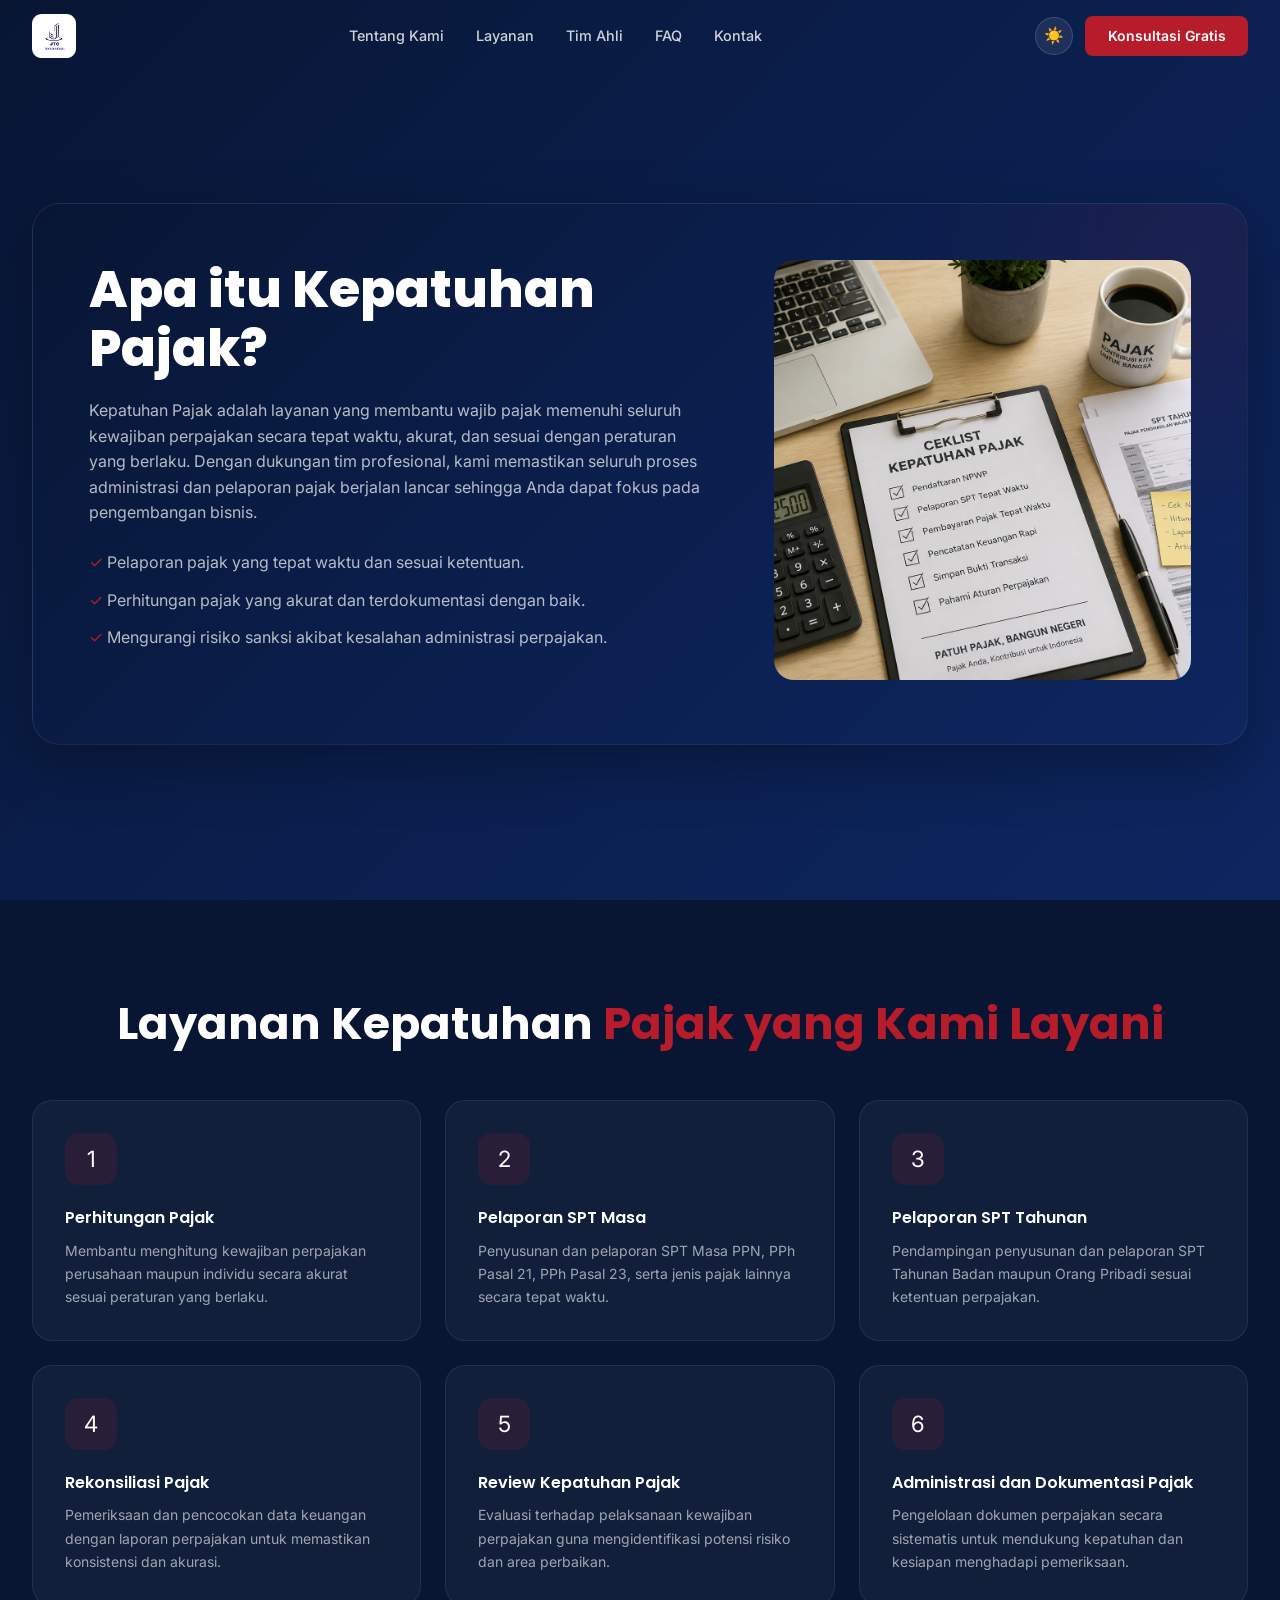
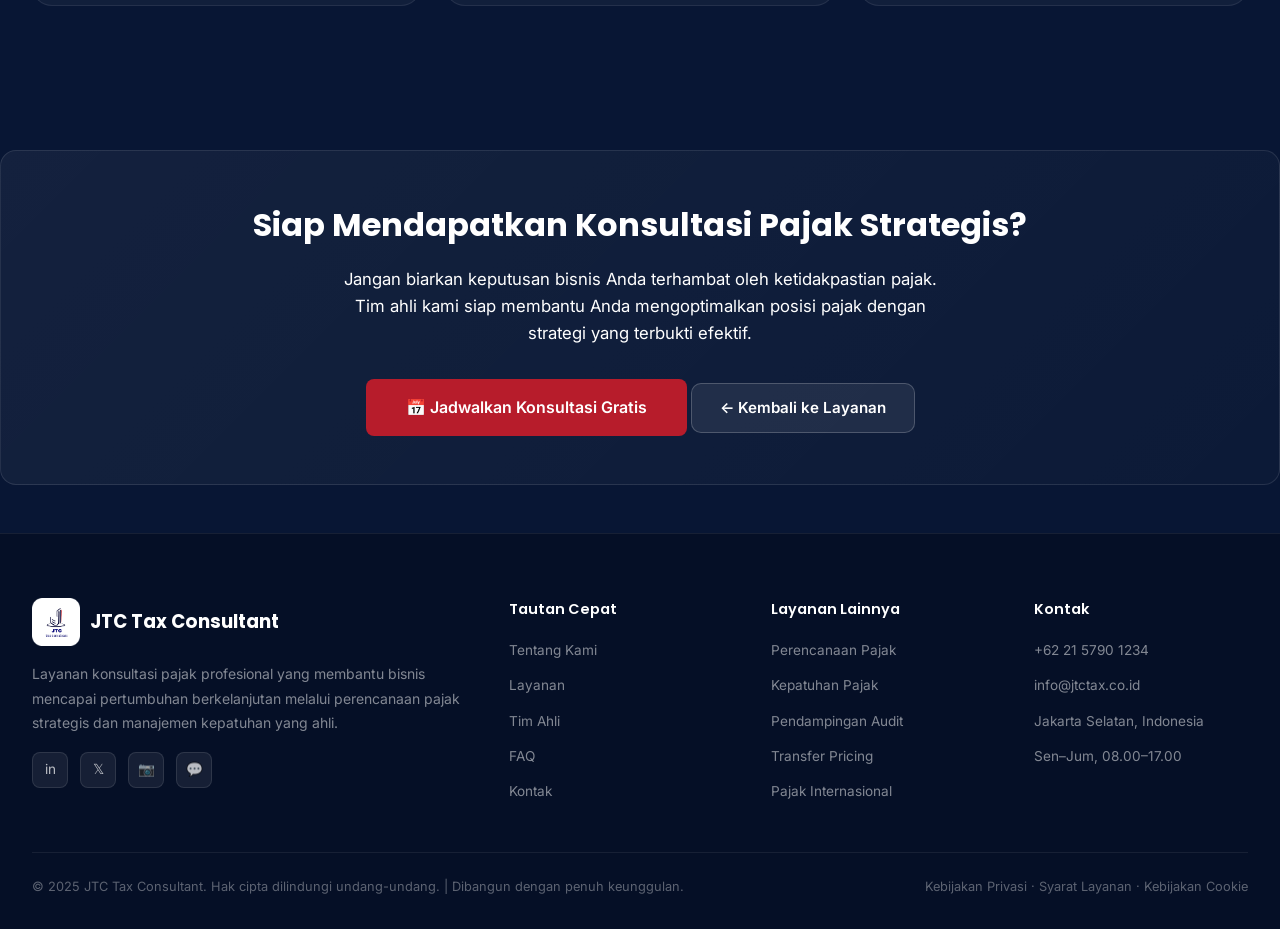
<file: Kepatuhan-pajak.html>
<!DOCTYPE html>
<html lang="id">
<head>
<meta charset="UTF-8">
<meta name="viewport" content="width=device-width, initial-scale=1.0">
<title>Kepatuhan Pajak JTC Tax Consultant</title>
<meta name="description" content="Panduan strategis mengenai implikasi pajak atas keputusan bisnis, transaksi, dan restrukturisasi perusahaan.">
<link rel="icon" href="assets/logo.png" type="image/png">
<link href="https://fonts.googleapis.com/css2?family=Poppins:wght@300;400;500;600;700;800&family=Inter:wght@300;400;500;600&display=swap" rel="stylesheet">
<link rel="stylesheet" href="../style.css">
<style>
.service-detail-hero {
  min-height: 60vh;
  background: linear-gradient(135deg, var(--c1) 0%, var(--c2) 50%, var(--c3) 100%);
  position: relative;
  overflow: hidden;
  display: flex;
  align-items: center;
  padding: 7rem 2rem 4rem;
}
.service-detail-inner {
  max-width: 900px;
  margin: 0 auto;
}
.service-detail-hero h1 {
  font-size: 3.2rem;
  font-weight: 800;
  margin-bottom: 1.5rem;
  color: var(--text);
}
.service-detail-hero p {
  font-size: 1.1rem;
  line-height: 1.8;
  color: rgba(var(--ink), 0.8);
  margin-bottom: 2rem;
}
.service-breadcrumb {
  margin-bottom: 2rem;
  display: flex;
  align-items: center;
  gap: 0.5rem;
  color: rgba(var(--ink), 0.7);
  font-size: 0.95rem;
}
.service-breadcrumb a {
  color: var(--accent);
  text-decoration: none;
}
.service-breadcrumb a:hover {
  text-decoration: underline;
}
.service-content {
  max-width: 900px;
  margin: 0 auto;
  padding: 4rem 2rem;
}
.service-section {
  margin-bottom: 3rem;
}
.service-section h2 {
  font-size: 2rem;
  margin-bottom: 1.5rem;
  color: var(--text);
}
.service-section h3 {
  font-size: 1.3rem;
  margin: 1.5rem 0 1rem;
  color: var(--text);
}
.service-section p {
  font-size: 1rem;
  line-height: 1.8;
  color: rgba(var(--ink), 0.8);
  margin-bottom: 1rem;
}
.feature-list {
  list-style: none;
  margin: 2rem 0;
}
.feature-list li {
  display: flex;
  gap: 1rem;
  margin-bottom: 1.2rem;
  font-size: 1rem;
  line-height: 1.6;
}
.feature-list li:before {
  content: "✓";
  color: var(--accent);
  font-weight: bold;
  flex-shrink: 0;
  font-size: 1.3rem;
}
.process-steps {
  display: grid;
  grid-template-columns: repeat(auto-fit, minmax(220px, 1fr));
  gap: 2rem;
  margin: 2rem 0;
}
.process-step {
  background: rgba(var(--ink), 0.03);
  border: 1px solid rgba(var(--ink), 0.1);
  padding: 2rem;
  border-radius: 12px;
  text-align: center;
}
.process-step-num {
  display: inline-flex;
  align-items: center;
  justify-content: center;
  width: 50px;
  height: 50px;
  background: var(--accent);
  color: white;
  border-radius: 50%;
  font-weight: bold;
  font-size: 1.3rem;
  margin-bottom: 1rem;
}
.process-step h4 {
  font-size: 1.1rem;
  margin-bottom: 0.5rem;
}
.process-step p {
  font-size: 0.95rem;
}
.cta-section {
  background: linear-gradient(135deg, rgba(var(--ink), 0.05), rgba(var(--ink), 0.02));
  border: 1px solid rgba(var(--ink), 0.1);
  border-radius: 16px;
  padding: 3rem;
  text-align: center;
  margin: 3rem 0;
}
.cta-section h2 {
  font-size: 2rem;
  margin-bottom: 1rem;
}
.cta-section p {
  font-size: 1.05rem;
  margin-bottom: 2rem;
  max-width: 600px;
  margin-left: auto;
  margin-right: auto;
}
.btn-cta {
  display: inline-block;
  background: var(--accent);
  color: white;
  padding: 1rem 2.5rem;
  border-radius: 8px;
  text-decoration: none;
  font-weight: 600;
  transition: all 0.3s ease;
  cursor: pointer;
  border: none;
  font-size: 1rem;
}
.btn-cta:hover {
  background: var(--accent-hover);
  transform: translateY(-2px);
}
.btn-secondary {
  background: transparent;
  color: var(--accent);
  border: 2px solid var(--accent);
  padding: 0.8rem 2rem;
}
.btn-secondary:hover {
  background: var(--accent);
  color: white;
}

*{margin:0;padding:0;box-sizing:border-box}
body{font-family:Poppins,sans-serif;background:#f6f7fb;color:#111827}
.hero{padding:40px 24px}
.hero-card{
max-width:1400px;
margin:auto;
border-radius:28px;
overflow:hidden;

background:
linear-gradient(
  135deg,
  #071020 0%,
  #0c1d46 45%,
  #14377d 100%
);

box-shadow:
0 20px 60px rgba(0,0,0,.25);

position:relative;
}
.hero-card{
  background:
  linear-gradient(
    135deg,
    var(--c1) 0%,
    var(--c2) 50%,
    var(--c3) 100%
  );

  border:1px solid rgba(var(--ink),.08);

  box-shadow:
  0 20px 60px var(--card-shadow);

  border-radius:28px;
}
.hero-card::after{
  content:"";
  position:absolute;

  width:350px;
  height:350px;

  right:-120px;
  top:-120px;

  border-radius:50%;

  background:
  rgba(183,28,43,.10);

  filter:blur(100px);

  pointer-events:none;
}
.hero-grid{position:relative;z-index:2;display:grid;grid-template-columns:1.2fr .8fr;gap:60px;padding:56px}
.hero h1{
  color:var(--text);
}

.hero p,
.hero li,
.crumb{
  color:rgba(var(--ink),.7);
}
.hero ul{list-style:none;margin-top:24px}
.hero li{margin:12px 0}
.hero li:before{content:"✓ ";
        color: var(--accent)}
.hero img{width:100%;height:420px;object-fit:cover;border-radius:20px}
.about{max-width:1400px;margin:auto;padding:60px 24px;display:grid;grid-template-columns:260px 1fr;gap:50px}
.card{background:#dfe5f5;padding:18px;border-radius:20px}
.book{height:320px;border-radius:12px;background:linear-gradient(135deg,#0b1024,#1e3a8a)}
.btn{display:block;text-align:center;text-decoration:none;background:#0f1f5b;color:#fff;padding:14px;border-radius:999px;margin-top:18px}
.content h2{margin-bottom:16px}
.content p{line-height:1.9;margin-bottom:18px}
@media(max-width:900px){
.hero-grid,.about{grid-template-columns:1fr}
.hero h1{font-size:2rem}
.hero img{height:280px}
}
</style>
</head>
<body class="jtc-landing" data-theme="dark">

<div class="scroll-bar" id="jtc-scrollBar"></div>

<!-- NAV -->
<nav id="jtc-navbar">
<div class="nav-inner">
<a href="../index.html" class="logo">
<img src="../assets/logo.png" alt="JTC Tax Consultant" class="logo-img">
</a>
<ul class="nav-links" id="jtc-navLinks">
<li><a href="../index.html#jtc-about">Tentang Kami</a></li>
<li><a href="../index.html#jtc-services">Layanan</a></li>
<li><a href="../index.html#jtc-experts">Tim Ahli</a></li>
<li><a href="../index.html#jtc-faq">FAQ</a></li>
<li><a href="../index.html#jtc-contact">Kontak</a></li>
</ul>
<div class="nav-right">
<button class="theme-toggle" id="jtc-themeToggle" aria-label="Toggle light/dark theme">☀️</button>
<a href="../index.html#jtc-consultation" class="nav-cta">Konsultasi Gratis</a>
<button class="hamburger" id="jtc-hamburger" aria-label="Menu">
<span></span><span></span><span></span>
</button>
</div>
</div>
</nav>

<!-- HERO -->
<section class="hero">
<div class="hero-card">
<div class="hero-grid">
<div>
<h1>Apa itu Kepatuhan Pajak?</h1>
<p>Kepatuhan Pajak adalah layanan yang membantu wajib pajak memenuhi seluruh kewajiban perpajakan secara tepat waktu, akurat, dan sesuai dengan peraturan yang berlaku. Dengan dukungan tim profesional, kami memastikan seluruh proses administrasi dan pelaporan pajak berjalan lancar sehingga Anda dapat fokus pada pengembangan bisnis.</p>
<ul>
<li>Pelaporan pajak yang tepat waktu dan sesuai ketentuan.</li>
<li>Perhitungan pajak yang akurat dan terdokumentasi dengan baik.</li>
<li>Mengurangi risiko sanksi akibat kesalahan administrasi perpajakan.</li>
</ul>
</div>
<div>
<img src="assets\Kepatuhan Pajak.png" alt="tax compliance">
</div>
</div>
</div>
</section>

<!-- CONTENT -->
<section class="why-section" id="jtc-why">
<div class="section-inner">
<h2 class="section-title" style="text-align:center">Layanan Kepatuhan <span>Pajak yang Kami Layani</span></h2>

<div class="why-grid">

<div class="why-card">
<div class="why-icon">1</div>
<div class="why-title">Perhitungan Pajak</div>
<div class="why-desc">Membantu menghitung kewajiban perpajakan perusahaan maupun individu secara akurat sesuai peraturan yang berlaku.</div>
</div>

<div class="why-card">
<div class="why-icon">2</div>
<div class="why-title">Pelaporan SPT Masa</div>
<div class="why-desc">Penyusunan dan pelaporan SPT Masa PPN, PPh Pasal 21, PPh Pasal 23, serta jenis pajak lainnya secara tepat waktu.</div>
</div>

<div class="why-card">
<div class="why-icon">3</div>
<div class="why-title">Pelaporan SPT Tahunan</div>
<div class="why-desc">Pendampingan penyusunan dan pelaporan SPT Tahunan Badan maupun Orang Pribadi sesuai ketentuan perpajakan.</div>
</div>

<div class="why-card">
<div class="why-icon">4</div>
<div class="why-title">Rekonsiliasi Pajak</div>
<div class="why-desc">Pemeriksaan dan pencocokan data keuangan dengan laporan perpajakan untuk memastikan konsistensi dan akurasi.</div>
</div>

<div class="why-card">
<div class="why-icon">5</div>
<div class="why-title">Review Kepatuhan Pajak</div>
<div class="why-desc">Evaluasi terhadap pelaksanaan kewajiban perpajakan guna mengidentifikasi potensi risiko dan area perbaikan.</div>
</div>

<div class="why-card">
<div class="why-icon">6</div>
<div class="why-title">Administrasi dan Dokumentasi Pajak</div>
<div class="why-desc">Pengelolaan dokumen perpajakan secara sistematis untuk mendukung kepatuhan dan kesiapan menghadapi pemeriksaan.</div>
</div>

</div>
</div>
</section>
<!-- CTA SECTION -->
<div class="cta-section">
<h2>Siap Mendapatkan Konsultasi Pajak Strategis?</h2>
<p>Jangan biarkan keputusan bisnis Anda terhambat oleh ketidakpastian pajak. Tim ahli kami siap membantu Anda mengoptimalkan posisi pajak dengan strategi yang terbukti efektif.</p>
<a href="../index.html#jtc-consultation" class="btn-cta">📅 Jadwalkan Konsultasi Gratis</a>
<a href="../index.html#jtc-services" class="btn-cta btn-secondary">← Kembali ke Layanan</a>
</div>

</section>

<!-- FOOTER -->
<footer>
<div class="footer-inner">
<div class="footer-grid">
<div class="footer-brand">
<div class="footer-logo">
<img src="../assets/logo.png" alt="JTC Tax Consultant" class="logo-img">
<span>JTC Tax Consultant</span>
</div>
<p>Layanan konsultasi pajak profesional yang membantu bisnis mencapai pertumbuhan berkelanjutan melalui perencanaan pajak strategis dan manajemen kepatuhan yang ahli.</p>
<div class="footer-socials">
<a href="#" class="social-btn" aria-label="LinkedIn">in</a>
<a href="#" class="social-btn" aria-label="Twitter">𝕏</a>
<a href="#" class="social-btn" aria-label="Instagram">📷</a>
<a href="#" class="social-btn" aria-label="WhatsApp">💬</a>
</div>
</div>
<div class="footer-col">
<h4>Tautan Cepat</h4>
<ul>
<li><a href="../index.html#jtc-about">Tentang Kami</a></li>
<li><a href="../index.html#jtc-services">Layanan</a></li>
<li><a href="../index.html#jtc-experts">Tim Ahli</a></li>
<li><a href="../index.html#jtc-faq">FAQ</a></li>
<li><a href="../index.html#jtc-contact">Kontak</a></li>
</ul>
</div>
<div class="footer-col">
<h4>Layanan Lainnya</h4>
<ul>
<li><a href="perencanaan-pajak.html">Perencanaan Pajak</a></li>
<li><a href="kepatuhan-pajak.html">Kepatuhan Pajak</a></li>
<li><a href="pendampingan-pemeriksaan-pajak.html">Pendampingan Audit</a></li>
<li><a href="transfer-pricing.html">Transfer Pricing</a></li>
<li><a href="pajak-internasional.html">Pajak Internasional</a></li>
</ul>
</div>
<div class="footer-col">
<h4>Kontak</h4>
<ul>
<li><a href="tel:+622157901234">+62 21 5790 1234</a></li>
<li><a href="mailto:info@jtctax.co.id">info@jtctax.co.id</a></li>
<li><a href="../index.html#jtc-contact">Jakarta Selatan, Indonesia</a></li>
<li><a href="../index.html#jtc-contact">Sen–Jum, 08.00–17.00</a></li>
</ul>
</div>
</div>
<div class="footer-bottom">
<p>© 2025 JTC Tax Consultant. Hak cipta dilindungi undang-undang. | Dibangun dengan penuh keunggulan.</p>
<p>Kebijakan Privasi · Syarat Layanan · Kebijakan Cookie</p>
</div>
</div>
</footer>

<script src="../script.js"></script>
</body>
</html>
</file>
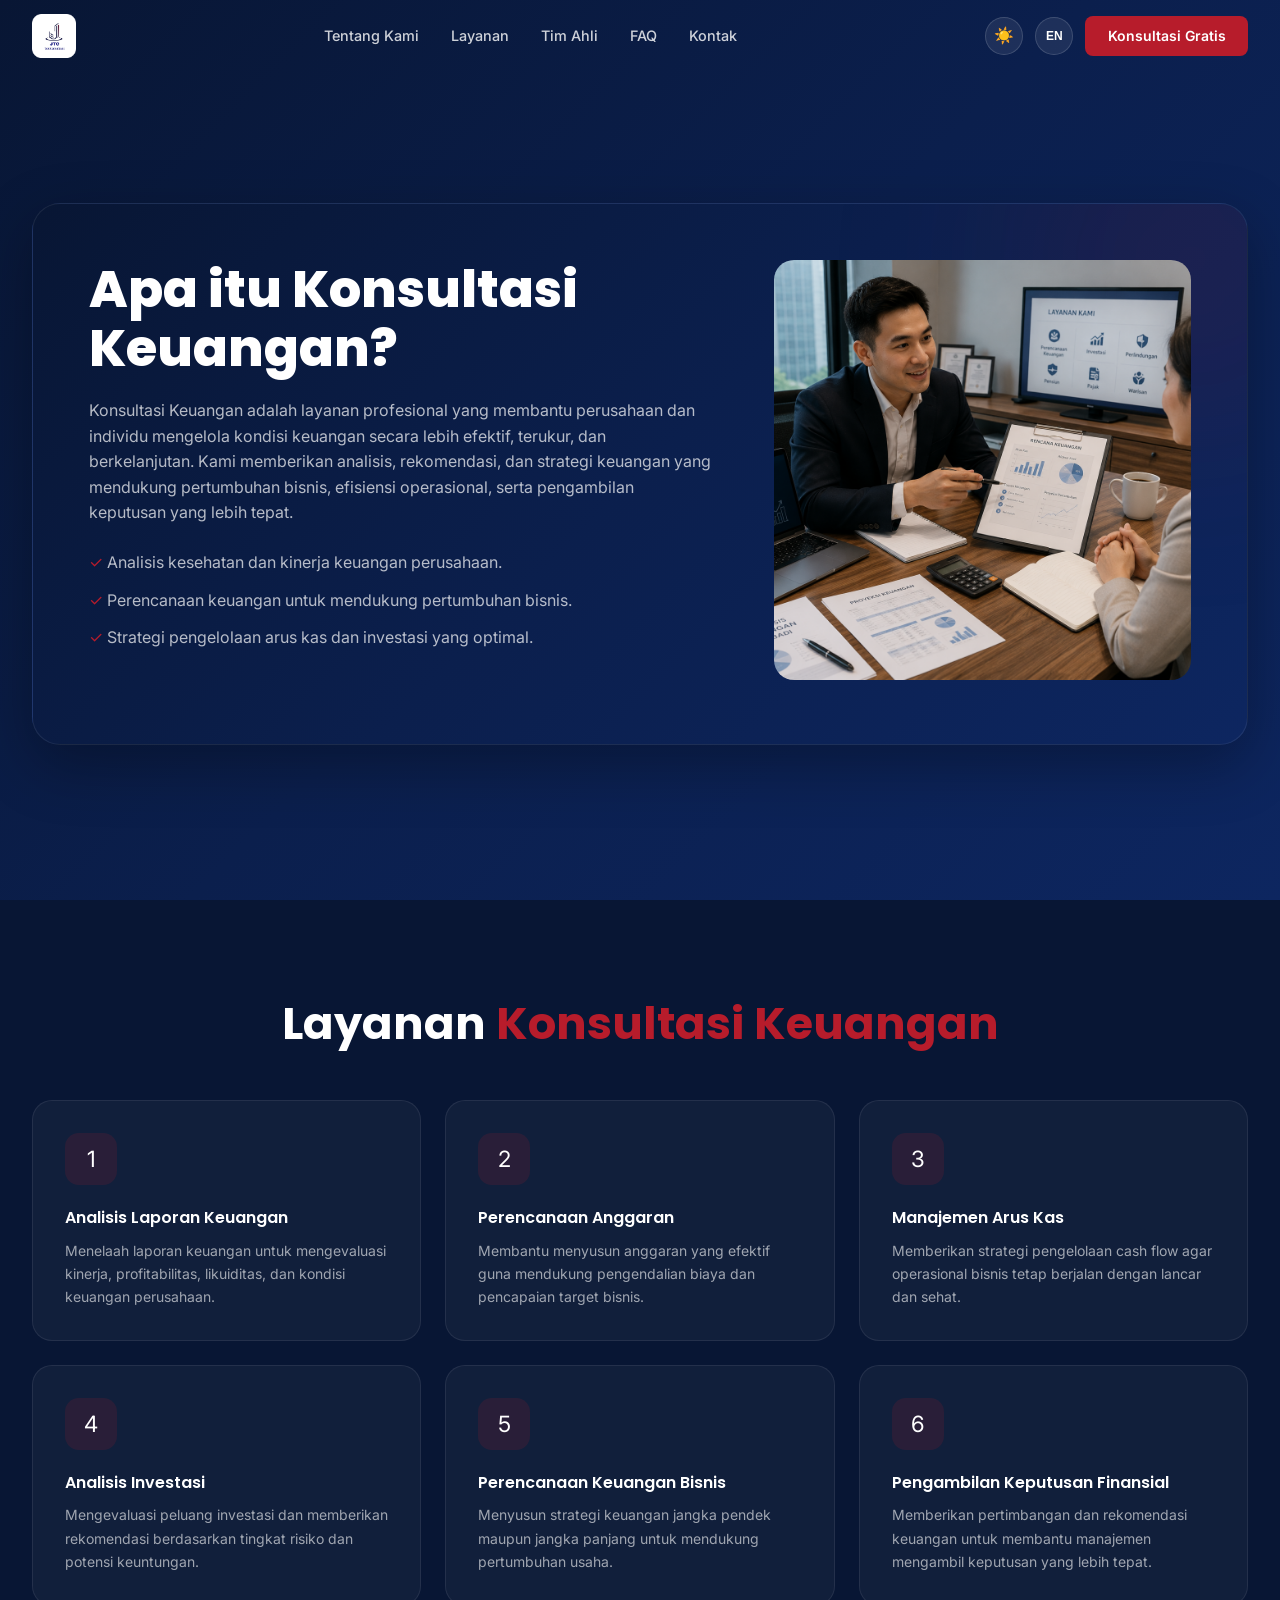
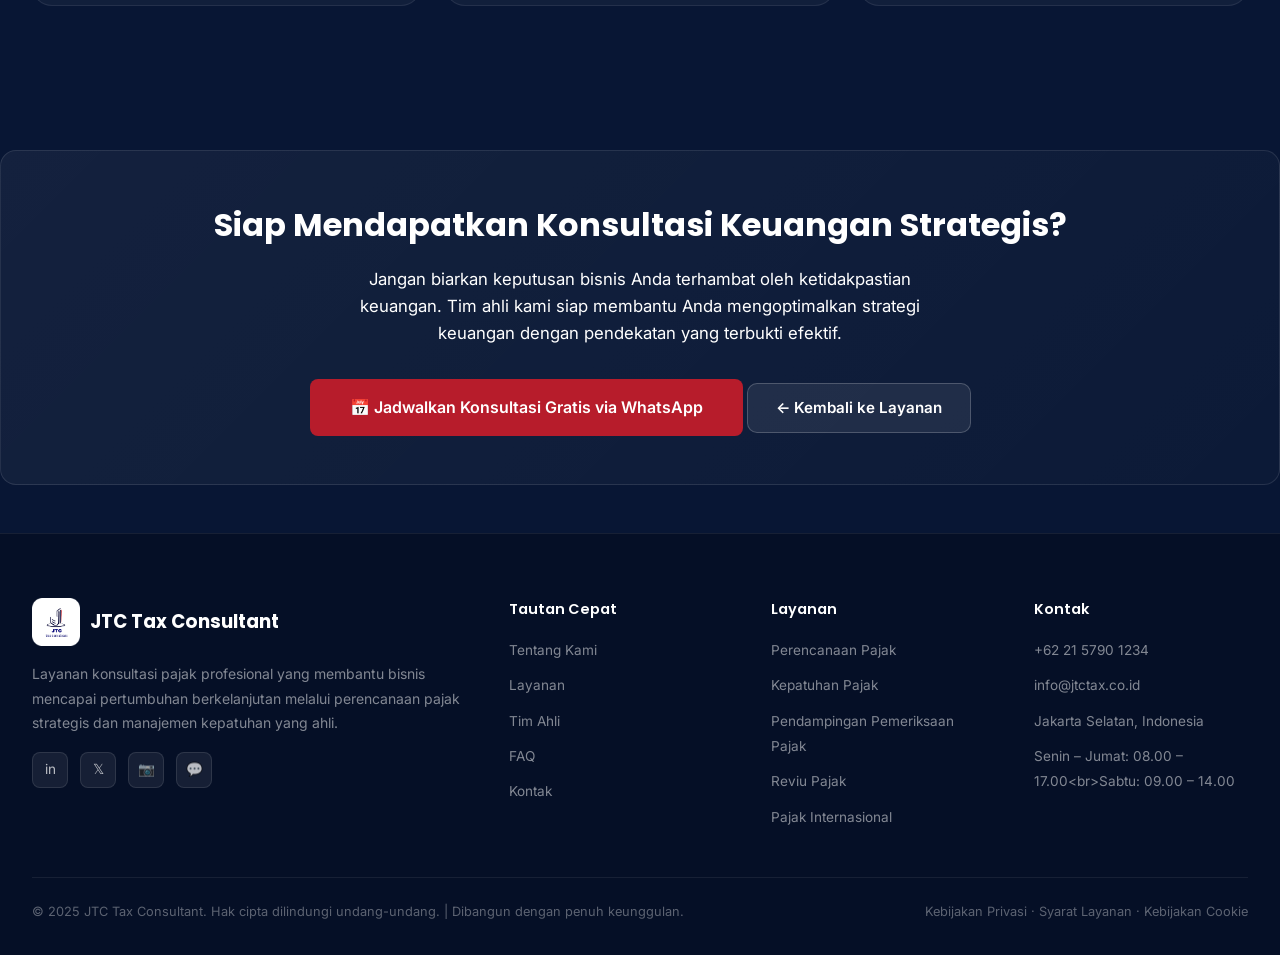
<file: Konsultasi-keuangan.html>
<!DOCTYPE html>
<html lang="id">
<head>
<meta charset="UTF-8">
<meta name="viewport" content="width=device-width, initial-scale=1.0">
<title>Konsultasi Keuangan JTC Tax Consultant</title>
<meta name="description" content="Layanan konsultasi keuangan profesional untuk membantu perusahaan mengelola keuangan secara efektif, perencanaan anggaran, arus kas, dan pengambilan keputusan bisnis.">
<link rel="icon" href="assets/logo.png" type="image/png">
<link href="https://fonts.googleapis.com/css2?family=Poppins:wght@300;400;500;600;700;800&family=Inter:wght@300;400;500;600&display=swap" rel="stylesheet">
<link rel="stylesheet" href="style.css">
<style>
.service-detail-hero {
  min-height: 60vh;
  background: linear-gradient(135deg, var(--c1) 0%, var(--c2) 50%, var(--c3) 100%);
  position: relative;
  overflow: hidden;
  display: flex;
  align-items: center;
  padding: 7rem 2rem 4rem;
}
.service-detail-inner {
  max-width: 900px;
  margin: 0 auto;
}
.service-detail-hero h1 {
  font-size: 3.2rem;
  font-weight: 800;
  margin-bottom: 1.5rem;
  color: var(--text);
}
.service-detail-hero p {
  font-size: 1.1rem;
  line-height: 1.8;
  color: rgba(var(--ink), 0.8);
  margin-bottom: 2rem;
}
.service-breadcrumb {
  margin-bottom: 2rem;
  display: flex;
  align-items: center;
  gap: 0.5rem;
  color: rgba(var(--ink), 0.7);
  font-size: 0.95rem;
}
.service-breadcrumb a {
  color: var(--accent);
  text-decoration: none;
}
.service-breadcrumb a:hover {
  text-decoration: underline;
}
.service-content {
  max-width: 900px;
  margin: 0 auto;
  padding: 4rem 2rem;
}
.service-section {
  margin-bottom: 3rem;
}
.service-section h2 {
  font-size: 2rem;
  margin-bottom: 1.5rem;
  color: var(--text);
}
.service-section h3 {
  font-size: 1.3rem;
  margin: 1.5rem 0 1rem;
  color: var(--text);
}
.service-section p {
  font-size: 1rem;
  line-height: 1.8;
  color: rgba(var(--ink), 0.8);
  margin-bottom: 1rem;
}
.feature-list {
  list-style: none;
  margin: 2rem 0;
}
.feature-list li {
  display: flex;
  gap: 1rem;
  margin-bottom: 1.2rem;
  font-size: 1rem;
  line-height: 1.6;
}
.feature-list li:before {
  content: "✓";
  color: var(--accent);
  font-weight: bold;
  flex-shrink: 0;
  font-size: 1.3rem;
}
.process-steps {
  display: grid;
  grid-template-columns: repeat(auto-fit, minmax(220px, 1fr));
  gap: 2rem;
  margin: 2rem 0;
}
.process-step {
  background: rgba(var(--ink), 0.03);
  border: 1px solid rgba(var(--ink), 0.1);
  padding: 2rem;
  border-radius: 12px;
  text-align: center;
}
.process-step-num {
  display: inline-flex;
  align-items: center;
  justify-content: center;
  width: 50px;
  height: 50px;
  background: var(--accent);
  color: white;
  border-radius: 50%;
  font-weight: bold;
  font-size: 1.3rem;
  margin-bottom: 1rem;
}
.process-step h4 {
  font-size: 1.1rem;
  margin-bottom: 0.5rem;
}
.process-step p {
  font-size: 0.95rem;
}
.cta-section {
  background: linear-gradient(135deg, rgba(var(--ink), 0.05), rgba(var(--ink), 0.02));
  border: 1px solid rgba(var(--ink), 0.1);
  border-radius: 16px;
  padding: 3rem;
  text-align: center;
  margin: 3rem 0;
}
.cta-section h2 {
  font-size: 2rem;
  margin-bottom: 1rem;
}
.cta-section p {
  font-size: 1.05rem;
  margin-bottom: 2rem;
  max-width: 600px;
  margin-left: auto;
  margin-right: auto;
}
.btn-cta {
  display: inline-block;
  background: var(--accent);
  color: white;
  padding: 1rem 2.5rem;
  border-radius: 8px;
  text-decoration: none;
  font-weight: 600;
  transition: all 0.3s ease;
  cursor: pointer;
  border: none;
  font-size: 1rem;
}
.btn-cta:hover {
  background: var(--accent-hover);
  transform: translateY(-2px);
}
.btn-secondary {
  background: transparent;
  color: var(--accent);
  border: 2px solid var(--accent);
  padding: 0.8rem 2rem;
}
.btn-secondary:hover {
  background: var(--accent);
  color: white;
}

*{margin:0;padding:0;box-sizing:border-box}
body{font-family:Poppins,sans-serif;background:#f6f7fb;color:#111827}
.hero{padding:40px 24px}
.hero-card{
max-width:1400px;
margin:auto;
border-radius:28px;
overflow:hidden;

background:
linear-gradient(
  135deg,
  #071020 0%,
  #0c1d46 45%,
  #14377d 100%
);

box-shadow:
0 20px 60px rgba(0,0,0,.25);

position:relative;
}
.hero-card{
  background:
  linear-gradient(
    135deg,
    var(--c1) 0%,
    var(--c2) 50%,
    var(--c3) 100%
  );

  border:1px solid rgba(var(--ink),.08);

  box-shadow:
  0 20px 60px var(--card-shadow);

  border-radius:28px;
}
.hero-card::after{
  content:"";
  position:absolute;

  width:350px;
  height:350px;

  right:-120px;
  top:-120px;

  border-radius:50%;

  background:
  rgba(183,28,43,.10);

  filter:blur(100px);

  pointer-events:none;
}
.hero-grid{position:relative;z-index:2;display:grid;grid-template-columns:1.2fr .8fr;gap:60px;padding:56px}
.hero h1{
  color:var(--text);
}

.hero p,
.hero li,
.crumb{
  color:rgba(var(--ink),.7);
}
.hero ul{list-style:none;margin-top:24px}
.hero li{margin:12px 0}
.hero li:before{content:"✓ ";
        color: var(--accent)}
.hero img{width:100%;height:420px;object-fit:cover;border-radius:20px}
.about{max-width:1400px;margin:auto;padding:60px 24px;display:grid;grid-template-columns:260px 1fr;gap:50px}
.card{background:#dfe5f5;padding:18px;border-radius:20px}
.book{height:320px;border-radius:12px;background:linear-gradient(135deg,#0b1024,#1e3a8a)}
.btn{display:block;text-align:center;text-decoration:none;background:#0f1f5b;color:#fff;padding:14px;border-radius:999px;margin-top:18px}
.content h2{margin-bottom:16px}
.content p{line-height:1.9;margin-bottom:18px}
@media(max-width:900px){
.hero-grid,.about{grid-template-columns:1fr}
.hero h1{font-size:2rem}
.hero img{height:280px}
}
</style>
</head>
<body class="jtc-landing" data-theme="dark">

<div class="scroll-bar" id="jtc-scrollBar"></div>

<!-- NAV -->
<nav id="jtc-navbar">
<div class="nav-inner">
<a href="../index.html" class="logo">
<img src="../assets/logo.png" alt="JTC Tax Consultant" class="logo-img">
</a>
<ul class="nav-links" id="jtc-navLinks">
<li><a href="../index.html#jtc-about" data-i18n="nav.about">Tentang Kami</a></li>
<li><a href="../index.html#jtc-services" data-i18n="nav.services">Layanan</a></li>
<li><a href="../index.html#jtc-experts" data-i18n="nav.experts">Tim Ahli</a></li>
<li><a href="../index.html#jtc-faq" data-i18n="nav.faq">FAQ</a></li>
<li><a href="../index.html#jtc-contact" data-i18n="nav.contact">Kontak</a></li>
</ul>
<div class="nav-right">
<button class="theme-toggle" id="jtc-themeToggle" aria-label="Toggle light/dark theme">☀️</button>
<button class="lang-toggle" id="jtc-langToggle" aria-label="Switch language" title="Ganti bahasa">EN</button>
<a href="../index.html#jtc-consultation" class="nav-cta" data-i18n="nav.cta">Konsultasi Gratis</a>
<button class="hamburger" id="jtc-hamburger" aria-label="Menu">
<span></span><span></span><span></span>
</button>
</div>
</div>
</nav>

<!-- HERO -->
<section class="hero">
<div class="hero-card">
<div class="hero-grid">
<div>
<h1 data-i18n="finance.hero.title">Apa itu Konsultasi Keuangan?</h1>
<p data-i18n="finance.hero.desc">Konsultasi Keuangan adalah layanan profesional yang membantu perusahaan dan individu mengelola kondisi keuangan secara lebih efektif, terukur, dan berkelanjutan. Kami memberikan analisis, rekomendasi, dan strategi keuangan yang mendukung pertumbuhan bisnis, efisiensi operasional, serta pengambilan keputusan yang lebih tepat.</p>
<ul>
<li data-i18n="finance.hero.li1">Analisis kesehatan dan kinerja keuangan perusahaan.</li>
<li data-i18n="finance.hero.li2">Perencanaan keuangan untuk mendukung pertumbuhan bisnis.</li>
<li data-i18n="finance.hero.li3">Strategi pengelolaan arus kas dan investasi yang optimal.</li>
</ul>
</div>
<div>
<img src="assets/Konsultasi Keuangan.png" alt="financial consulting">
</div>
</div>
</div>
</section>

<!-- CONTENT -->
<section class="why-section" id="jtc-why">
<div class="section-inner">
<h2 class="section-title" style="text-align:center" data-i18n-html="finance.services.title">
Layanan <span>Konsultasi Keuangan</span>
</h2>

<div class="why-grid">

<div class="why-card">
<div class="why-icon">1</div>
<div class="why-title" data-i18n="finance.service1.title">Analisis Laporan Keuangan</div>
<div class="why-desc" data-i18n="finance.service1.desc">
Menelaah laporan keuangan untuk mengevaluasi kinerja, profitabilitas, likuiditas, dan kondisi keuangan perusahaan.
</div>
</div>

<div class="why-card">
<div class="why-icon">2</div>
<div class="why-title" data-i18n="finance.service2.title">Perencanaan Anggaran</div>
<div class="why-desc" data-i18n="finance.service2.desc">
Membantu menyusun anggaran yang efektif guna mendukung pengendalian biaya dan pencapaian target bisnis.
</div>
</div>

<div class="why-card">
<div class="why-icon">3</div>
<div class="why-title" data-i18n="finance.service3.title">Manajemen Arus Kas</div>
<div class="why-desc" data-i18n="finance.service3.desc">
Memberikan strategi pengelolaan cash flow agar operasional bisnis tetap berjalan dengan lancar dan sehat.
</div>
</div>

<div class="why-card">
<div class="why-icon">4</div>
<div class="why-title" data-i18n="finance.service4.title">Analisis Investasi</div>
<div class="why-desc" data-i18n="finance.service4.desc">
Mengevaluasi peluang investasi dan memberikan rekomendasi berdasarkan tingkat risiko dan potensi keuntungan.
</div>
</div>

<div class="why-card">
<div class="why-icon">5</div>
<div class="why-title" data-i18n="finance.service5.title">Perencanaan Keuangan Bisnis</div>
<div class="why-desc" data-i18n="finance.service5.desc">
Menyusun strategi keuangan jangka pendek maupun jangka panjang untuk mendukung pertumbuhan usaha.
</div>
</div>

<div class="why-card">
<div class="why-icon">6</div>
<div class="why-title" data-i18n="finance.service6.title">Pengambilan Keputusan Finansial</div>
<div class="why-desc" data-i18n="finance.service6.desc">
Memberikan pertimbangan dan rekomendasi keuangan untuk membantu manajemen mengambil keputusan yang lebih tepat.
</div>
</div>

</div>
</div>
</section>

<!-- CTA SECTION -->
<div class="cta-section">
<h2 data-i18n="finance.cta.title">Siap Mendapatkan Konsultasi Keuangan Strategis?</h2>
<p data-i18n="finance.cta.desc">Jangan biarkan keputusan bisnis Anda terhambat oleh ketidakpastian keuangan. Tim ahli kami siap membantu Anda mengoptimalkan strategi keuangan dengan pendekatan yang terbukti efektif.</p>
<a href="../index.html#jtc-consultation" class="btn-cta" data-i18n="consult.submit">📅 Jadwalkan Konsultasi Gratis</a>
<a href="../index.html#jtc-services" class="btn-cta btn-secondary" data-i18n="finance.back">← Kembali ke Layanan</a>
</div>

<!-- FOOTER -->
<footer>
<div class="footer-inner">
<div class="footer-grid">
<div class="footer-brand">
<div class="footer-logo">
<img src="../assets/logo.png" alt="JTC Tax Consultant" class="logo-img">
<span>JTC Tax Consultant</span>
</div>
<p data-i18n="footer.brand">Layanan konsultasi pajak profesional yang membantu bisnis mencapai pertumbuhan berkelanjutan melalui perencanaan pajak strategis dan manajemen kepatuhan yang ahli.</p>
<div class="footer-socials">
<a href="#" class="social-btn" aria-label="LinkedIn">in</a>
<a href="#" class="social-btn" aria-label="Twitter">𝕏</a>
<a href="#" class="social-btn" aria-label="Instagram">📷</a>
<a href="#" class="social-btn" aria-label="WhatsApp">💬</a>
</div>
</div>
<div class="footer-col">
<h4 data-i18n="footer.quicklinks">Tautan Cepat</h4>
<ul>
<li><a href="../index.html#jtc-about" data-i18n="nav.about">Tentang Kami</a></li>
<li><a href="../index.html#jtc-services" data-i18n="nav.services">Layanan</a></li>
<li><a href="../index.html#jtc-experts" data-i18n="nav.experts">Tim Ahli</a></li>
<li><a href="../index.html#jtc-faq" data-i18n="nav.faq">FAQ</a></li>
<li><a href="../index.html#jtc-contact" data-i18n="nav.contact">Kontak</a></li>
</ul>
</div>
<div class="footer-col">
<h4 data-i18n="footer.services">Layanan Lainnya</h4>
<ul>
<li><a href="Perancanaan-pajak.html" data-i18n="services.s2">Perencanaan Pajak</a></li>
<li><a href="Kepatuhan-pajak.html" data-i18n="services.s3">Kepatuhan Pajak</a></li>
<li><a href="Pendampingan-pemeriksaan-pajak.html" data-i18n="services.s4">Pendampingan Audit</a></li>
<li><a href="Reviu-pajak.html" data-i18n="services.s5">Reviu Pajak</a></li>
<li><a href="Pajak-International.html" data-i18n="services.s7">Pajak Internasional</a></li>
</ul>
</div>
<div class="footer-col">
<h4 data-i18n="footer.contact">Kontak</h4>
<ul>
<li><a href="tel:+622157901234">+62 21 5790 1234</a></li>
<li><a href="mailto:info@jtctax.co.id">info@jtctax.co.id</a></li>
<li><a href="../index.html#jtc-contact">Jakarta Selatan, Indonesia</a></li>
<li><a href="../index.html#jtc-contact" data-i18n="contact.hours.val">Sen–Jum, 08.00–17.00</a></li>
</ul>
</div>
</div>
<div class="footer-bottom">
<p data-i18n="footer.copyright">© 2025 JTC Tax Consultant. Hak cipta dilindungi undang-undang. | Dibangun dengan penuh keunggulan.</p>
<p data-i18n="footer.policy">Kebijakan Privasi · Syarat Layanan · Kebijakan Cookie</p>
</div>
</div>
</footer>

<script src="../script.js"></script>
</body>
</html>
</file>
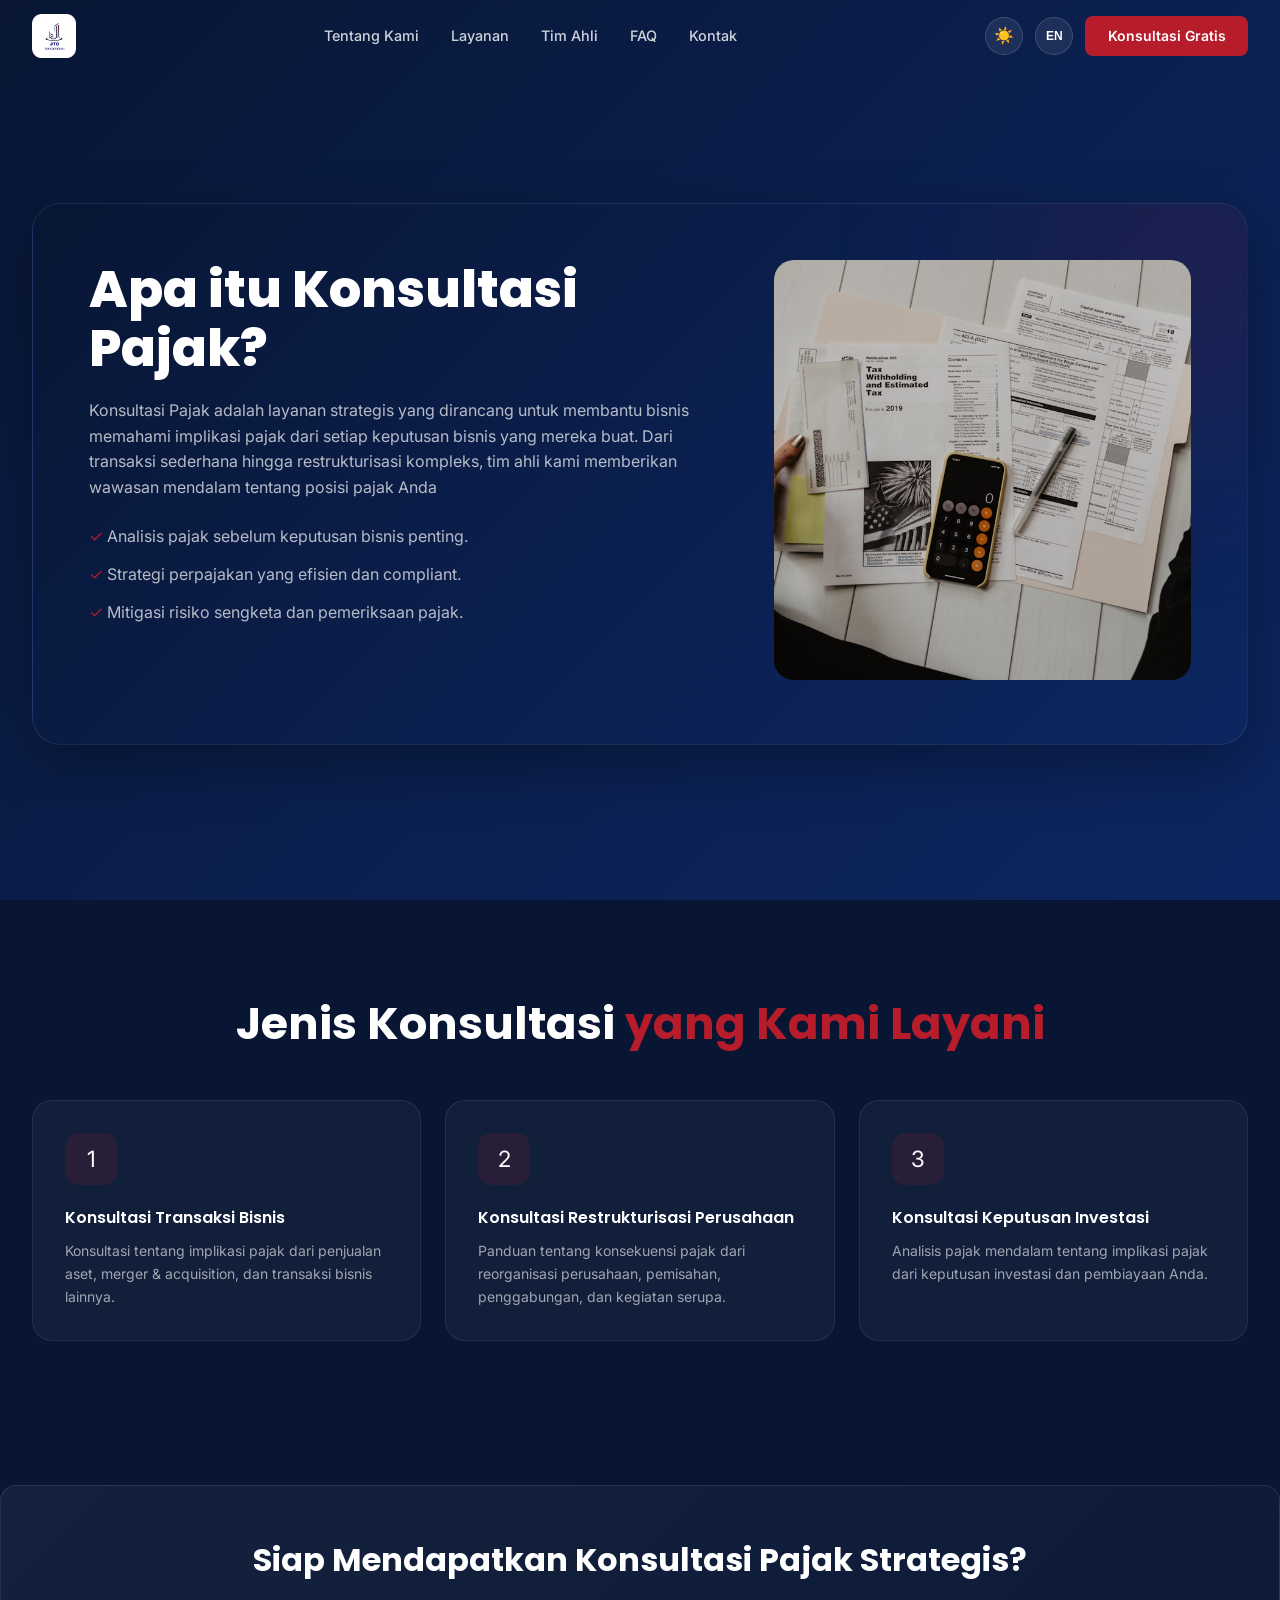
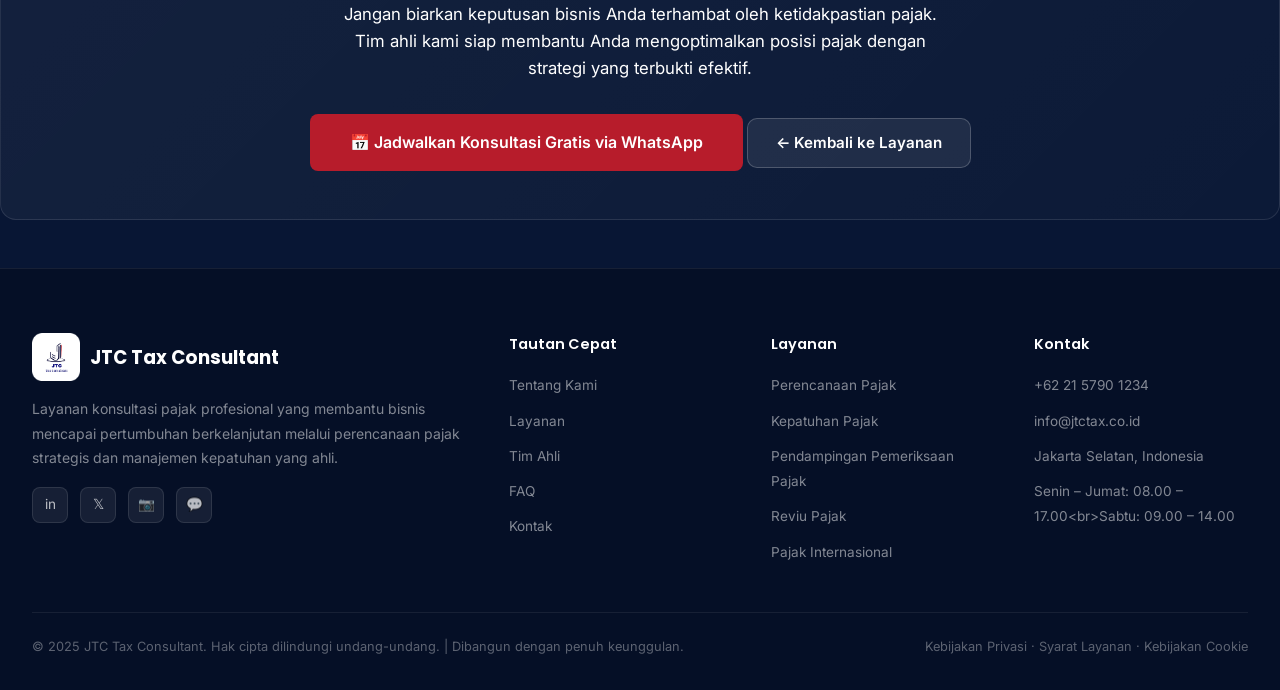
<file: konsultasi-pajak.html>
<!DOCTYPE html>
<html lang="id">
<head>
<meta charset="UTF-8">
<meta name="viewport" content="width=device-width, initial-scale=1.0">
<title>Konsultasi Pajak JTC Tax Consultant</title>
<meta name="description" content="Panduan strategis mengenai implikasi pajak atas keputusan bisnis, transaksi, dan restrukturisasi perusahaan.">
<link rel="icon" href="assets/logo.png" type="image/png">
<link href="https://fonts.googleapis.com/css2?family=Poppins:wght@300;400;500;600;700;800&family=Inter:wght@300;400;500;600&display=swap" rel="stylesheet">
<link rel="stylesheet" href="style.css">
<style>
.service-detail-hero {
  min-height: 60vh;
  background: linear-gradient(135deg, var(--c1) 0%, var(--c2) 50%, var(--c3) 100%);
  position: relative;
  overflow: hidden;
  display: flex;
  align-items: center;
  padding: 7rem 2rem 4rem;
}
.service-detail-inner {
  max-width: 900px;
  margin: 0 auto;
}
.service-detail-hero h1 {
  font-size: 3.2rem;
  font-weight: 800;
  margin-bottom: 1.5rem;
  color: var(--text);
}
.service-detail-hero p {
  font-size: 1.1rem;
  line-height: 1.8;
  color: rgba(var(--ink), 0.8);
  margin-bottom: 2rem;
}
.service-breadcrumb {
  margin-bottom: 2rem;
  display: flex;
  align-items: center;
  gap: 0.5rem;
  color: rgba(var(--ink), 0.7);
  font-size: 0.95rem;
}
.service-breadcrumb a {
  color: var(--accent);
  text-decoration: none;
}
.service-breadcrumb a:hover {
  text-decoration: underline;
}
.service-content {
  max-width: 900px;
  margin: 0 auto;
  padding: 4rem 2rem;
}
.service-section {
  margin-bottom: 3rem;
}
.service-section h2 {
  font-size: 2rem;
  margin-bottom: 1.5rem;
  color: var(--text);
}
.service-section h3 {
  font-size: 1.3rem;
  margin: 1.5rem 0 1rem;
  color: var(--text);
}
.service-section p {
  font-size: 1rem;
  line-height: 1.8;
  color: rgba(var(--ink), 0.8);
  margin-bottom: 1rem;
}
.feature-list {
  list-style: none;
  margin: 2rem 0;
}
.feature-list li {
  display: flex;
  gap: 1rem;
  margin-bottom: 1.2rem;
  font-size: 1rem;
  line-height: 1.6;
}
.feature-list li:before {
  content: "✓";
  color: var(--accent);
  font-weight: bold;
  flex-shrink: 0;
  font-size: 1.3rem;
}
.process-steps {
  display: grid;
  grid-template-columns: repeat(auto-fit, minmax(220px, 1fr));
  gap: 2rem;
  margin: 2rem 0;
}
.process-step {
  background: rgba(var(--ink), 0.03);
  border: 1px solid rgba(var(--ink), 0.1);
  padding: 2rem;
  border-radius: 12px;
  text-align: center;
}
.process-step-num {
  display: inline-flex;
  align-items: center;
  justify-content: center;
  width: 50px;
  height: 50px;
  background: var(--accent);
  color: white;
  border-radius: 50%;
  font-weight: bold;
  font-size: 1.3rem;
  margin-bottom: 1rem;
}
.process-step h4 {
  font-size: 1.1rem;
  margin-bottom: 0.5rem;
}
.process-step p {
  font-size: 0.95rem;
}
.cta-section {
  background: linear-gradient(135deg, rgba(var(--ink), 0.05), rgba(var(--ink), 0.02));
  border: 1px solid rgba(var(--ink), 0.1);
  border-radius: 16px;
  padding: 3rem;
  text-align: center;
  margin: 3rem 0;
}
.cta-section h2 {
  font-size: 2rem;
  margin-bottom: 1rem;
}
.cta-section p {
  font-size: 1.05rem;
  margin-bottom: 2rem;
  max-width: 600px;
  margin-left: auto;
  margin-right: auto;
}
.btn-cta {
  display: inline-block;
  background: var(--accent);
  color: white;
  padding: 1rem 2.5rem;
  border-radius: 8px;
  text-decoration: none;
  font-weight: 600;
  transition: all 0.3s ease;
  cursor: pointer;
  border: none;
  font-size: 1rem;
}
.btn-cta:hover {
  background: var(--accent-hover);
  transform: translateY(-2px);
}
.btn-secondary {
  background: transparent;
  color: var(--accent);
  border: 2px solid var(--accent);
  padding: 0.8rem 2rem;
}
.btn-secondary:hover {
  background: var(--accent);
  color: white;
}

*{margin:0;padding:0;box-sizing:border-box}
body{font-family:Poppins,sans-serif;background:#f6f7fb;color:#111827}
.hero{padding:40px 24px}
.hero-card{
max-width:1400px;
margin:auto;
border-radius:28px;
overflow:hidden;

background:
linear-gradient(
  135deg,
  #071020 0%,
  #0c1d46 45%,
  #14377d 100%
);

box-shadow:
0 20px 60px rgba(0,0,0,.25);

position:relative;
}
.hero-card{
  background:
  linear-gradient(
    135deg,
    var(--c1) 0%,
    var(--c2) 50%,
    var(--c3) 100%
  );

  border:1px solid rgba(var(--ink),.08);

  box-shadow:
  0 20px 60px var(--card-shadow);

  border-radius:28px;
}
.hero-card::after{
  content:"";
  position:absolute;

  width:350px;
  height:350px;

  right:-120px;
  top:-120px;

  border-radius:50%;

  background:
  rgba(183,28,43,.10);

  filter:blur(100px);

  pointer-events:none;
}
.hero-grid{position:relative;z-index:2;display:grid;grid-template-columns:1.2fr .8fr;gap:60px;padding:56px}
.hero h1{
  color:var(--text);
}

.hero p,
.hero li,
.crumb{
  color:rgba(var(--ink),.7);
}
.hero ul{list-style:none;margin-top:24px}
.hero li{margin:12px 0}
.hero li:before{content:"✓ ";
        color: var(--accent)}
.hero img{width:100%;height:420px;object-fit:cover;border-radius:20px}
.about{max-width:1400px;margin:auto;padding:60px 24px;display:grid;grid-template-columns:260px 1fr;gap:50px}
.card{background:#dfe5f5;padding:18px;border-radius:20px}
.book{height:320px;border-radius:12px;background:linear-gradient(135deg,#0b1024,#1e3a8a)}
.btn{display:block;text-align:center;text-decoration:none;background:#0f1f5b;color:#fff;padding:14px;border-radius:999px;margin-top:18px}
.content h2{margin-bottom:16px}
.content p{line-height:1.9;margin-bottom:18px}
@media(max-width:900px){
.hero-grid,.about{grid-template-columns:1fr}
.hero h1{font-size:2rem}
.hero img{height:280px}
}
</style>
</head>
<body class="jtc-landing" data-theme="dark">

<div class="scroll-bar" id="jtc-scrollBar"></div>

<!-- NAV -->
<nav id="jtc-navbar">
<div class="nav-inner">
<a href="../index.html" class="logo">
<img src="../assets/logo.png" alt="JTC Tax Consultant" class="logo-img">
</a>
<ul class="nav-links" id="jtc-navLinks">
<li><a href="../index.html#jtc-about" data-i18n="nav.about">Tentang Kami</a></li>
<li><a href="../index.html#jtc-services" data-i18n="nav.services">Layanan</a></li>
<li><a href="../index.html#jtc-experts" data-i18n="nav.experts">Tim Ahli</a></li>
<li><a href="../index.html#jtc-faq" data-i18n="nav.faq">FAQ</a></li>
<li><a href="../index.html#jtc-contact" data-i18n="nav.contact">Kontak</a></li>
</ul>
<div class="nav-right">
<button class="theme-toggle" id="jtc-themeToggle" aria-label="Toggle light/dark theme">☀️</button>
<button class="lang-toggle" id="jtc-langToggle" aria-label="Switch language" title="Ganti bahasa">EN</button>
<a href="../index.html#jtc-consultation" class="nav-cta" data-i18n="nav.cta">Konsultasi Gratis</a>
<button class="hamburger" id="jtc-hamburger" aria-label="Menu">
<span></span><span></span><span></span>
</button>
</div>
</div>
</nav>

<!-- HERO -->
<section class="hero">
<div class="hero-card">
<div class="hero-grid">
<div>
<h1 data-i18n="taxconsult.hero.title">Apa itu Konsultasi Pajak?</h1>
<p data-i18n="taxconsult.hero.desc">Konsultasi Pajak adalah layanan strategis yang dirancang untuk membantu bisnis memahami implikasi pajak dari setiap keputusan bisnis yang mereka buat. Dari transaksi sederhana hingga restrukturisasi kompleks, tim ahli kami memberikan wawasan mendalam tentang posisi pajak Anda</p>
<ul>
<li data-i18n="taxconsult.hero.li1">Analisis pajak sebelum keputusan bisnis penting.</li>
<li data-i18n="taxconsult.hero.li2">Strategi perpajakan yang efisien dan compliant.</li>
<li data-i18n="taxconsult.hero.li3">Mitigasi risiko sengketa dan pemeriksaan pajak.</li>
</ul>
</div>
<div>
<img src="assets/Konsultasi Pajak.jpg" alt="tax">
</div>
</div>
</div>
</section>

<!-- CONTENT -->
<section class="why-section" id="jtc-why">
<div class="section-inner">
<h2 class="section-title" style="text-align:center" data-i18n-html="taxconsult.services.title">Jenis Konsultasi <span>yang Kami Layani</span></h2>
<div class="why-grid">
<div class="why-card">
  <div class="why-icon">1</div>
<div class="why-title" data-i18n="taxconsult.service1.title">Konsultasi Transaksi Bisnis</div>
<div class="why-desc" data-i18n="taxconsult.service1.desc">Konsultasi tentang implikasi pajak dari penjualan aset, merger & acquisition, dan transaksi bisnis lainnya.</div>
</div>
<div class="why-card">
<div class="why-icon">2</div>
<div class="why-title" data-i18n="taxconsult.service2.title">Konsultasi Restrukturisasi Perusahaan</div>
<div class="why-desc" data-i18n="taxconsult.service2.desc">Panduan tentang konsekuensi pajak dari reorganisasi perusahaan, pemisahan, penggabungan, dan kegiatan serupa.</div>
</div>
<div class="why-card">
<div class="why-icon">3</div>
<div class="why-title" data-i18n="taxconsult.service3.title">Konsultasi Keputusan Investasi</div>
<div class="why-desc" data-i18n="taxconsult.service3.desc">Analisis pajak mendalam tentang implikasi pajak dari keputusan investasi dan pembiayaan Anda.</div>
</div>
</div>
</div>
</section>

<!-- CTA SECTION -->
<div class="cta-section">
<h2 data-i18n="taxconsult.cta.title">Siap Mendapatkan Konsultasi Pajak Strategis?</h2>
<p data-i18n="taxconsult.cta.desc">Jangan biarkan keputusan bisnis Anda terhambat oleh ketidakpastian pajak. Tim ahli kami siap membantu Anda mengoptimalkan posisi pajak dengan strategi yang terbukti efektif.</p>
<a href="../index.html#jtc-consultation" class="btn-cta" data-i18n="consult.submit">📅 Jadwalkan Konsultasi Gratis</a>
<a href="../index.html#jtc-services" class="btn-cta btn-secondary" data-i18n="taxconsult.back">← Kembali ke Layanan</a>
</div>

<!-- FOOTER -->
<footer>
<div class="footer-inner">
<div class="footer-grid">
<div class="footer-brand">
<div class="footer-logo">
<img src="../assets/logo.png" alt="JTC Tax Consultant" class="logo-img">
<span>JTC Tax Consultant</span>
</div>
<p data-i18n="footer.brand">Layanan konsultasi pajak profesional yang membantu bisnis mencapai pertumbuhan berkelanjutan melalui perencanaan pajak strategis dan manajemen kepatuhan yang ahli.</p>
<div class="footer-socials">
<a href="#" class="social-btn" aria-label="LinkedIn">in</a>
<a href="#" class="social-btn" aria-label="Twitter">𝕏</a>
<a href="#" class="social-btn" aria-label="Instagram">📷</a>
<a href="#" class="social-btn" aria-label="WhatsApp">💬</a>
</div>
</div>
<div class="footer-col">
<h4 data-i18n="footer.quicklinks">Tautan Cepat</h4>
<ul>
<li><a href="../index.html#jtc-about" data-i18n="nav.about">Tentang Kami</a></li>
<li><a href="../index.html#jtc-services" data-i18n="nav.services">Layanan</a></li>
<li><a href="../index.html#jtc-experts" data-i18n="nav.experts">Tim Ahli</a></li>
<li><a href="../index.html#jtc-faq" data-i18n="nav.faq">FAQ</a></li>
<li><a href="../index.html#jtc-contact" data-i18n="nav.contact">Kontak</a></li>
</ul>
</div>
<div class="footer-col">
<h4 data-i18n="footer.services">Layanan Lainnya</h4>
<ul>
<li><a href="Perancanaan-pajak.html" data-i18n="services.s2">Perencanaan Pajak</a></li>
<li><a href="Kepatuhan-pajak.html" data-i18n="services.s3">Kepatuhan Pajak</a></li>
<li><a href="Pendampingan-pemeriksaan-pajak.html" data-i18n="services.s4">Pendampingan Audit</a></li>
<li><a href="Reviu-pajak.html" data-i18n="services.s5">Reviu Pajak</a></li>
<li><a href="Pajak-International.html" data-i18n="services.s7">Pajak Internasional</a></li>
</ul>
</div>
<div class="footer-col">
<h4 data-i18n="footer.contact">Kontak</h4>
<ul>
<li><a href="tel:+622157901234">+62 21 5790 1234</a></li>
<li><a href="mailto:info@jtctax.co.id">info@jtctax.co.id</a></li>
<li><a href="../index.html#jtc-contact">Jakarta Selatan, Indonesia</a></li>
<li><a href="../index.html#jtc-contact" data-i18n="contact.hours.val">Sen–Jum, 08.00–17.00</a></li>
</ul>
</div>
</div>
<div class="footer-bottom">
<p data-i18n="footer.copyright">© 2025 JTC Tax Consultant. Hak cipta dilindungi undang-undang. | Dibangun dengan penuh keunggulan.</p>
<p data-i18n="footer.policy">Kebijakan Privasi · Syarat Layanan · Kebijakan Cookie</p>
</div>
</div>
</footer>

<script src="../script.js"></script>
</body>
</html>
</file>
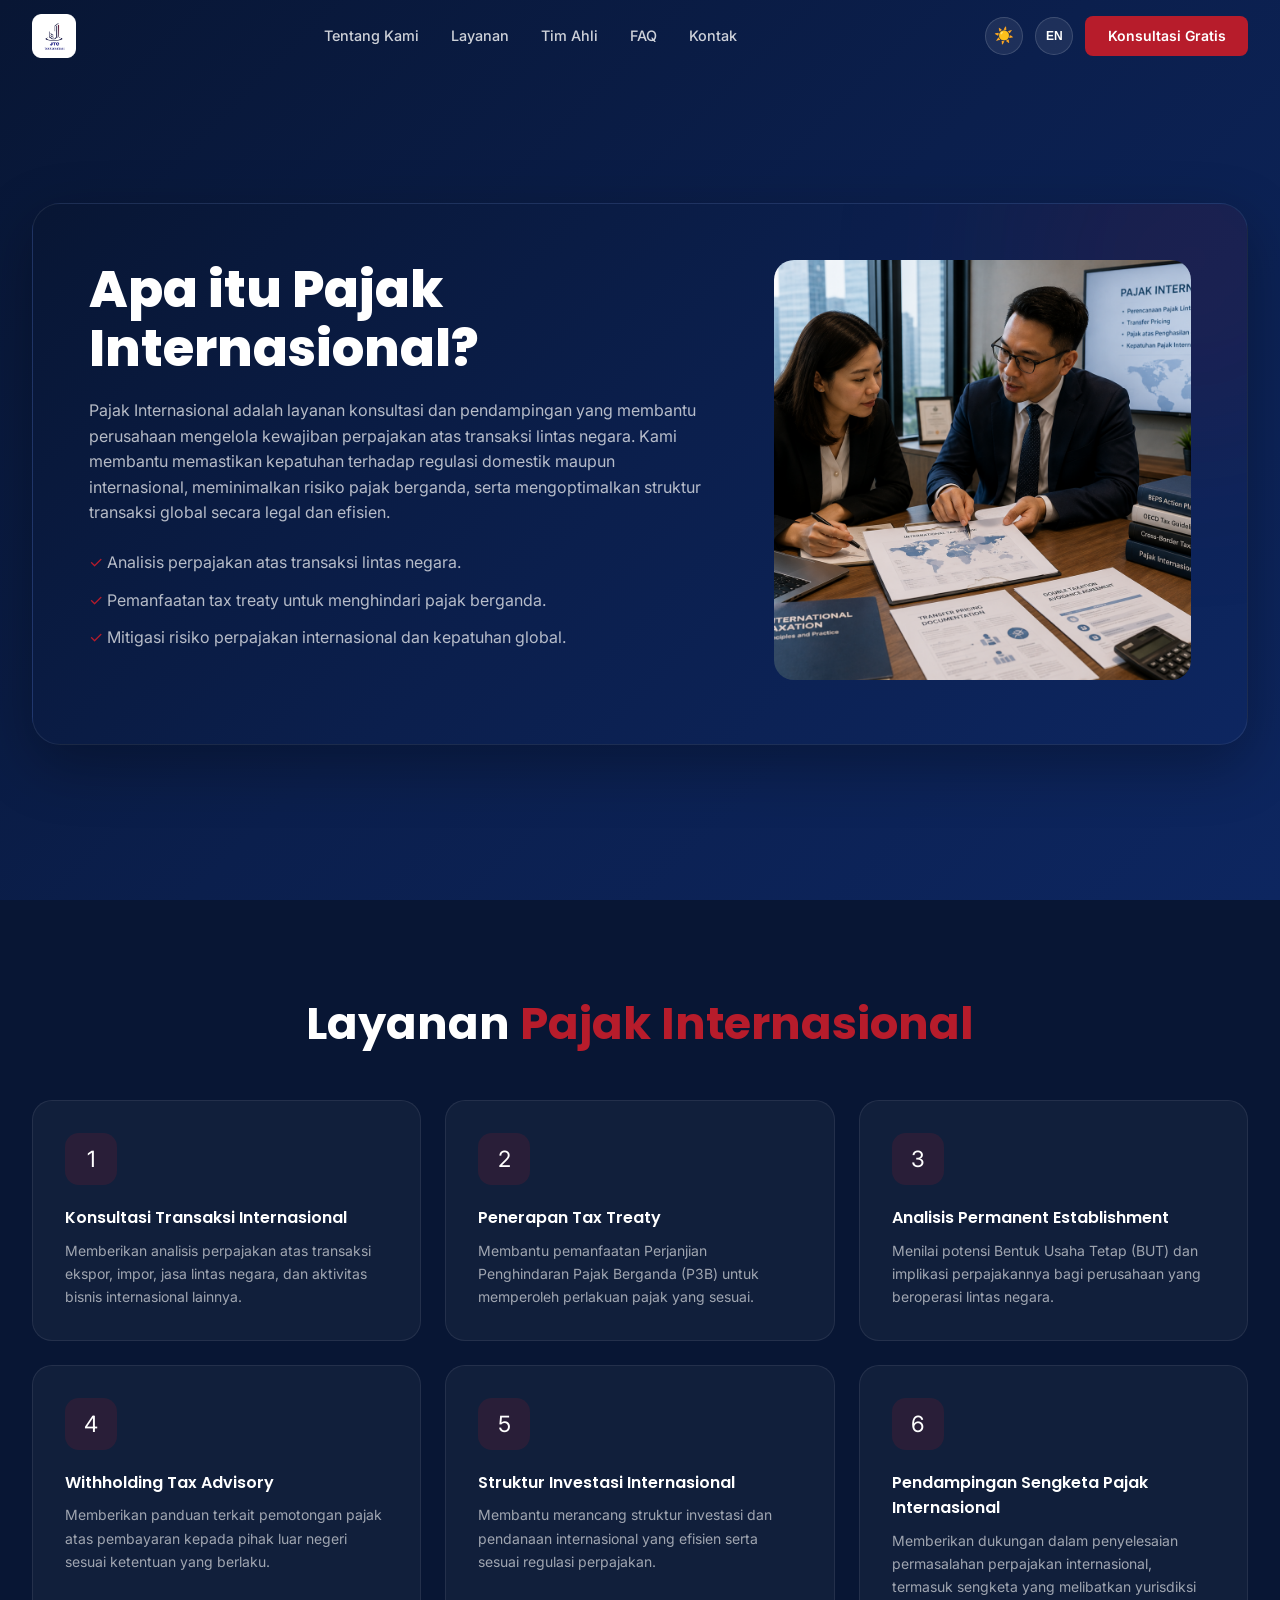
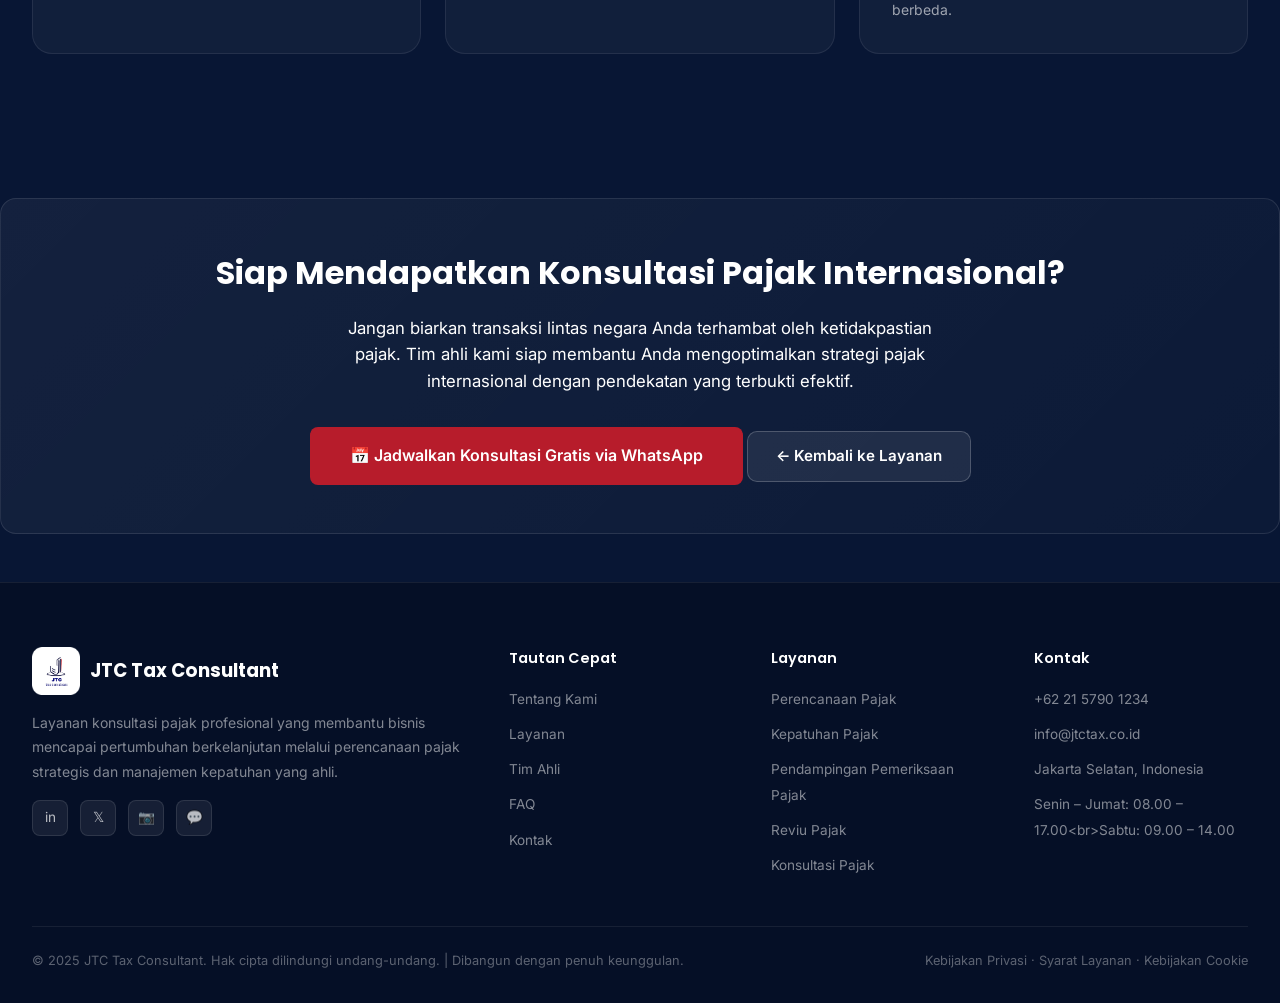
<file: Pajak-International.html>
<!DOCTYPE html>
<html lang="id">
<head>
<meta charset="UTF-8">
<meta name="viewport" content="width=device-width, initial-scale=1.0">
<title>Pajak Internasional JTC Tax Consultant</title>
<meta name="description" content="Layanan konsultasi dan pendampingan pajak internasional untuk membantu perusahaan mengelola kewajiban perpajakan atas transaksi lintas negara.">
<link rel="icon" href="assets/logo.png" type="image/png">
<link href="https://fonts.googleapis.com/css2?family=Poppins:wght@300;400;500;600;700;800&family=Inter:wght@300;400;500;600&display=swap" rel="stylesheet">
<link rel="stylesheet" href="style.css">
<style>
.service-detail-hero {
  min-height: 60vh;
  background: linear-gradient(135deg, var(--c1) 0%, var(--c2) 50%, var(--c3) 100%);
  position: relative;
  overflow: hidden;
  display: flex;
  align-items: center;
  padding: 7rem 2rem 4rem;
}
.service-detail-inner {
  max-width: 900px;
  margin: 0 auto;
}
.service-detail-hero h1 {
  font-size: 3.2rem;
  font-weight: 800;
  margin-bottom: 1.5rem;
  color: var(--text);
}
.service-detail-hero p {
  font-size: 1.1rem;
  line-height: 1.8;
  color: rgba(var(--ink), 0.8);
  margin-bottom: 2rem;
}
.service-breadcrumb {
  margin-bottom: 2rem;
  display: flex;
  align-items: center;
  gap: 0.5rem;
  color: rgba(var(--ink), 0.7);
  font-size: 0.95rem;
}
.service-breadcrumb a {
  color: var(--accent);
  text-decoration: none;
}
.service-breadcrumb a:hover {
  text-decoration: underline;
}
.service-content {
  max-width: 900px;
  margin: 0 auto;
  padding: 4rem 2rem;
}
.service-section {
  margin-bottom: 3rem;
}
.service-section h2 {
  font-size: 2rem;
  margin-bottom: 1.5rem;
  color: var(--text);
}
.service-section h3 {
  font-size: 1.3rem;
  margin: 1.5rem 0 1rem;
  color: var(--text);
}
.service-section p {
  font-size: 1rem;
  line-height: 1.8;
  color: rgba(var(--ink), 0.8);
  margin-bottom: 1rem;
}
.feature-list {
  list-style: none;
  margin: 2rem 0;
}
.feature-list li {
  display: flex;
  gap: 1rem;
  margin-bottom: 1.2rem;
  font-size: 1rem;
  line-height: 1.6;
}
.feature-list li:before {
  content: "✓";
  color: var(--accent);
  font-weight: bold;
  flex-shrink: 0;
  font-size: 1.3rem;
}
.process-steps {
  display: grid;
  grid-template-columns: repeat(auto-fit, minmax(220px, 1fr));
  gap: 2rem;
  margin: 2rem 0;
}
.process-step {
  background: rgba(var(--ink), 0.03);
  border: 1px solid rgba(var(--ink), 0.1);
  padding: 2rem;
  border-radius: 12px;
  text-align: center;
}
.process-step-num {
  display: inline-flex;
  align-items: center;
  justify-content: center;
  width: 50px;
  height: 50px;
  background: var(--accent);
  color: white;
  border-radius: 50%;
  font-weight: bold;
  font-size: 1.3rem;
  margin-bottom: 1rem;
}
.process-step h4 {
  font-size: 1.1rem;
  margin-bottom: 0.5rem;
}
.process-step p {
  font-size: 0.95rem;
}
.cta-section {
  background: linear-gradient(135deg, rgba(var(--ink), 0.05), rgba(var(--ink), 0.02));
  border: 1px solid rgba(var(--ink), 0.1);
  border-radius: 16px;
  padding: 3rem;
  text-align: center;
  margin: 3rem 0;
}
.cta-section h2 {
  font-size: 2rem;
  margin-bottom: 1rem;
}
.cta-section p {
  font-size: 1.05rem;
  margin-bottom: 2rem;
  max-width: 600px;
  margin-left: auto;
  margin-right: auto;
}
.btn-cta {
  display: inline-block;
  background: var(--accent);
  color: white;
  padding: 1rem 2.5rem;
  border-radius: 8px;
  text-decoration: none;
  font-weight: 600;
  transition: all 0.3s ease;
  cursor: pointer;
  border: none;
  font-size: 1rem;
}
.btn-cta:hover {
  background: var(--accent-hover);
  transform: translateY(-2px);
}
.btn-secondary {
  background: transparent;
  color: var(--accent);
  border: 2px solid var(--accent);
  padding: 0.8rem 2rem;
}
.btn-secondary:hover {
  background: var(--accent);
  color: white;
}

*{margin:0;padding:0;box-sizing:border-box}
body{font-family:Poppins,sans-serif;background:#f6f7fb;color:#111827}
.hero{padding:40px 24px}
.hero-card{
max-width:1400px;
margin:auto;
border-radius:28px;
overflow:hidden;

background:
linear-gradient(
  135deg,
  #071020 0%,
  #0c1d46 45%,
  #14377d 100%
);

box-shadow:
0 20px 60px rgba(0,0,0,.25);

position:relative;
}
.hero-card{
  background:
  linear-gradient(
    135deg,
    var(--c1) 0%,
    var(--c2) 50%,
    var(--c3) 100%
  );

  border:1px solid rgba(var(--ink),.08);

  box-shadow:
  0 20px 60px var(--card-shadow);

  border-radius:28px;
}
.hero-card::after{
  content:"";
  position:absolute;

  width:350px;
  height:350px;

  right:-120px;
  top:-120px;

  border-radius:50%;

  background:
  rgba(183,28,43,.10);

  filter:blur(100px);

  pointer-events:none;
}
.hero-grid{position:relative;z-index:2;display:grid;grid-template-columns:1.2fr .8fr;gap:60px;padding:56px}
.hero h1{
  color:var(--text);
}

.hero p,
.hero li,
.crumb{
  color:rgba(var(--ink),.7);
}
.hero ul{list-style:none;margin-top:24px}
.hero li{margin:12px 0}
.hero li:before{content:"✓ ";
        color: var(--accent)}
.hero img{width:100%;height:420px;object-fit:cover;border-radius:20px}
.about{max-width:1400px;margin:auto;padding:60px 24px;display:grid;grid-template-columns:260px 1fr;gap:50px}
.card{background:#dfe5f5;padding:18px;border-radius:20px}
.book{height:320px;border-radius:12px;background:linear-gradient(135deg,#0b1024,#1e3a8a)}
.btn{display:block;text-align:center;text-decoration:none;background:#0f1f5b;color:#fff;padding:14px;border-radius:999px;margin-top:18px}
.content h2{margin-bottom:16px}
.content p{line-height:1.9;margin-bottom:18px}
@media(max-width:900px){
.hero-grid,.about{grid-template-columns:1fr}
.hero h1{font-size:2rem}
.hero img{height:280px}
}
</style>
</head>
<body class="jtc-landing" data-theme="dark">

<div class="scroll-bar" id="jtc-scrollBar"></div>

<!-- NAV -->
<nav id="jtc-navbar">
<div class="nav-inner">
<a href="index.html" class="logo">
<img src="assets/logo.png" alt="JTC Tax Consultant" class="logo-img">
</a>
<ul class="nav-links" id="jtc-navLinks">
<li><a href="index.html#jtc-about" data-i18n="nav.about">Tentang Kami</a></li>
<li><a href="index.html#jtc-services" data-i18n="nav.services">Layanan</a></li>
<li><a href="index.html#jtc-experts" data-i18n="nav.experts">Tim Ahli</a></li>
<li><a href="index.html#jtc-faq" data-i18n="nav.faq">FAQ</a></li>
<li><a href="index.html#jtc-contact" data-i18n="nav.contact">Kontak</a></li>
</ul>
<div class="nav-right">
<button class="theme-toggle" id="jtc-themeToggle" aria-label="Toggle light/dark theme">☀️</button>
<button class="lang-toggle" id="jtc-langToggle" aria-label="Switch language" title="Ganti bahasa">EN</button>
<a href="index.html#jtc-consultation" class="nav-cta" data-i18n="nav.cta">Konsultasi Gratis</a>
<button class="hamburger" id="jtc-hamburger" aria-label="Menu">
<span></span><span></span><span></span>
</button>
</div>
</div>
</nav>

<!-- HERO -->
<section class="hero">
<div class="hero-card">
<div class="hero-grid">
<div>
<h1 data-i18n="inttax.hero.title">Apa itu Pajak Internasional?</h1>
<p data-i18n="inttax.hero.desc">Pajak Internasional adalah layanan konsultasi dan pendampingan yang membantu perusahaan mengelola kewajiban perpajakan atas transaksi lintas negara. Kami membantu memastikan kepatuhan terhadap regulasi domestik maupun internasional, meminimalkan risiko pajak berganda, serta mengoptimalkan struktur transaksi global secara legal dan efisien.</p>
<ul>
<li data-i18n="inttax.hero.li1">Analisis perpajakan atas transaksi lintas negara.</li>
<li data-i18n="inttax.hero.li2">Pemanfaatan tax treaty untuk menghindari pajak berganda.</li>
<li data-i18n="inttax.hero.li3">Mitigasi risiko perpajakan internasional dan kepatuhan global.</li>
</ul>
</div>
<div>
<img src="assets\Pajak Internasional.png" alt="international tax">
</div>
</div>
</div>
</section>

<!-- CONTENT -->
<section class="why-section" id="jtc-why">
<div class="section-inner">
<h2 class="section-title" style="text-align:center" data-i18n-html="inttax.services.title">
Layanan <span>Pajak Internasional</span>
</h2>

<div class="why-grid">

<div class="why-card">
<div class="why-icon">1</div>
<div class="why-title" data-i18n="inttax.service1.title">Konsultasi Transaksi Internasional</div>
<div class="why-desc" data-i18n="inttax.service1.desc">
Memberikan analisis perpajakan atas transaksi ekspor, impor, jasa lintas negara, dan aktivitas bisnis internasional lainnya.
</div>
</div>

<div class="why-card">
<div class="why-icon">2</div>
<div class="why-title" data-i18n="inttax.service2.title">Penerapan Tax Treaty</div>
<div class="why-desc" data-i18n="inttax.service2.desc">
Membantu pemanfaatan Perjanjian Penghindaran Pajak Berganda (P3B) untuk memperoleh perlakuan pajak yang sesuai.
</div>
</div>

<div class="why-card">
<div class="why-icon">3</div>
<div class="why-title" data-i18n="inttax.service3.title">Analisis Permanent Establishment</div>
<div class="why-desc" data-i18n="inttax.service3.desc">
Menilai potensi Bentuk Usaha Tetap (BUT) dan implikasi perpajakannya bagi perusahaan yang beroperasi lintas negara.
</div>
</div>

<div class="why-card">
<div class="why-icon">4</div>
<div class="why-title" data-i18n="inttax.service4.title">Withholding Tax Advisory</div>
<div class="why-desc" data-i18n="inttax.service4.desc">
Memberikan panduan terkait pemotongan pajak atas pembayaran kepada pihak luar negeri sesuai ketentuan yang berlaku.
</div>
</div>

<div class="why-card">
<div class="why-icon">5</div>
<div class="why-title" data-i18n="inttax.service5.title">Struktur Investasi Internasional</div>
<div class="why-desc" data-i18n="inttax.service5.desc">
Membantu merancang struktur investasi dan pendanaan internasional yang efisien serta sesuai regulasi perpajakan.
</div>
</div>

<div class="why-card">
<div class="why-icon">6</div>
<div class="why-title" data-i18n="inttax.service6.title">Pendampingan Sengketa Pajak Internasional</div>
<div class="why-desc" data-i18n="inttax.service6.desc">
Memberikan dukungan dalam penyelesaian permasalahan perpajakan internasional, termasuk sengketa yang melibatkan yurisdiksi berbeda.
</div>
</div>

</div>
</div>
</section>

<!-- CTA SECTION -->
<div class="cta-section">
<h2 data-i18n="inttax.cta.title">Siap Mendapatkan Konsultasi Pajak Internasional?</h2>
<p data-i18n="inttax.cta.desc">Jangan biarkan transaksi lintas negara Anda terhambat oleh ketidakpastian pajak. Tim ahli kami siap membantu Anda mengoptimalkan strategi pajak internasional dengan pendekatan yang terbukti efektif.</p>
<a href="index.html#jtc-consultation" class="btn-cta" data-i18n="consult.submit">📅 Jadwalkan Konsultasi Gratis</a>
<a href="index.html#jtc-services" class="btn-cta btn-secondary" data-i18n="inttax.back">← Kembali ke Layanan</a>
</div>

<!-- FOOTER -->
<footer>
<div class="footer-inner">
<div class="footer-grid">
<div class="footer-brand">
<div class="footer-logo">
<img src="assets/logo.png" alt="JTC Tax Consultant" class="logo-img">
<span>JTC Tax Consultant</span>
</div>
<p data-i18n="footer.brand">Layanan konsultasi pajak profesional yang membantu bisnis mencapai pertumbuhan berkelanjutan melalui perencanaan pajak strategis dan manajemen kepatuhan yang ahli.</p>
<div class="footer-socials">
<a href="#" class="social-btn" aria-label="LinkedIn">in</a>
<a href="#" class="social-btn" aria-label="Twitter">𝕏</a>
<a href="#" class="social-btn" aria-label="Instagram">📷</a>
<a href="#" class="social-btn" aria-label="WhatsApp">💬</a>
</div>
</div>
<div class="footer-col">
<h4 data-i18n="footer.quicklinks">Tautan Cepat</h4>
<ul>
<li><a href="index.html#jtc-about" data-i18n="nav.about">Tentang Kami</a></li>
<li><a href="index.html#jtc-services" data-i18n="nav.services">Layanan</a></li>
<li><a href="index.html#jtc-experts" data-i18n="nav.experts">Tim Ahli</a></li>
<li><a href="index.html#jtc-faq" data-i18n="nav.faq">FAQ</a></li>
<li><a href="index.html#jtc-contact" data-i18n="nav.contact">Kontak</a></li>
</ul>
</div>
<div class="footer-col">
<h4 data-i18n="footer.services">Layanan Lainnya</h4>
<ul>
<li><a href="Perancanaan-pajak.html" data-i18n="services.s2">Perencanaan Pajak</a></li>
<li><a href="Kepatuhan-pajak.html" data-i18n="services.s3">Kepatuhan Pajak</a></li>
<li><a href="Pendampingan-pemeriksaan-pajak.html" data-i18n="services.s4">Pendampingan Audit</a></li>
<li><a href="Reviu-pajak.html" data-i18n="services.s5">Reviu Pajak</a></li>
<li><a href="konsultasi-pajak.html" data-i18n="services.s1">Konsultasi Pajak</a></li>
</ul>
</div>
<div class="footer-col">
<h4 data-i18n="footer.contact">Kontak</h4>
<ul>
<li><a href="tel:+622157901234">+62 21 5790 1234</a></li>
<li><a href="mailto:info@jtctax.co.id">info@jtctax.co.id</a></li>
<li><a href="index.html#jtc-contact">Jakarta Selatan, Indonesia</a></li>
<li><a href="index.html#jtc-contact" data-i18n="contact.hours.val">Sen–Jum, 08.00–17.00</a></li>
</ul>
</div>
</div>
<div class="footer-bottom">
<p data-i18n="footer.copyright">© 2025 JTC Tax Consultant. Hak cipta dilindungi undang-undang. | Dibangun dengan penuh keunggulan.</p>
<p data-i18n="footer.policy">Kebijakan Privasi · Syarat Layanan · Kebijakan Cookie</p>
</div>
</div>
</footer>

<script src="script.js"></script>
</body>
</html>
</file>
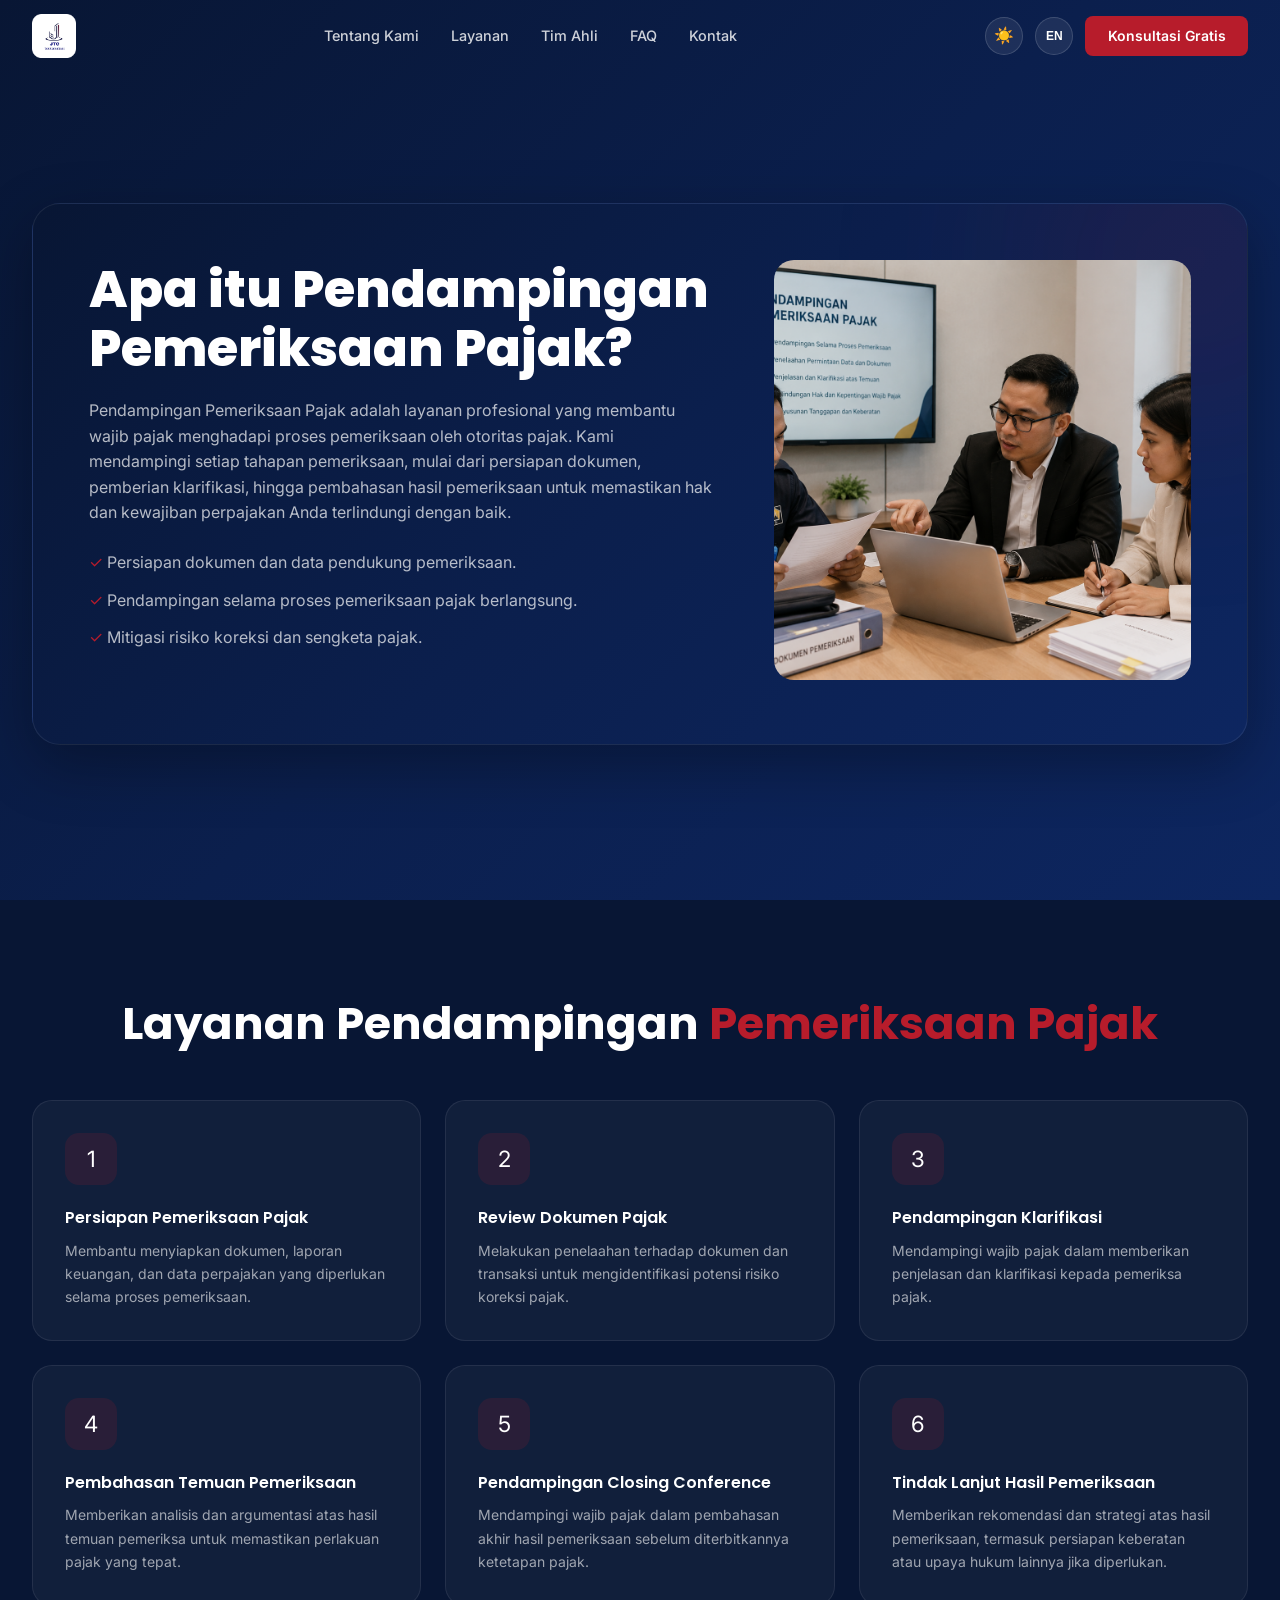
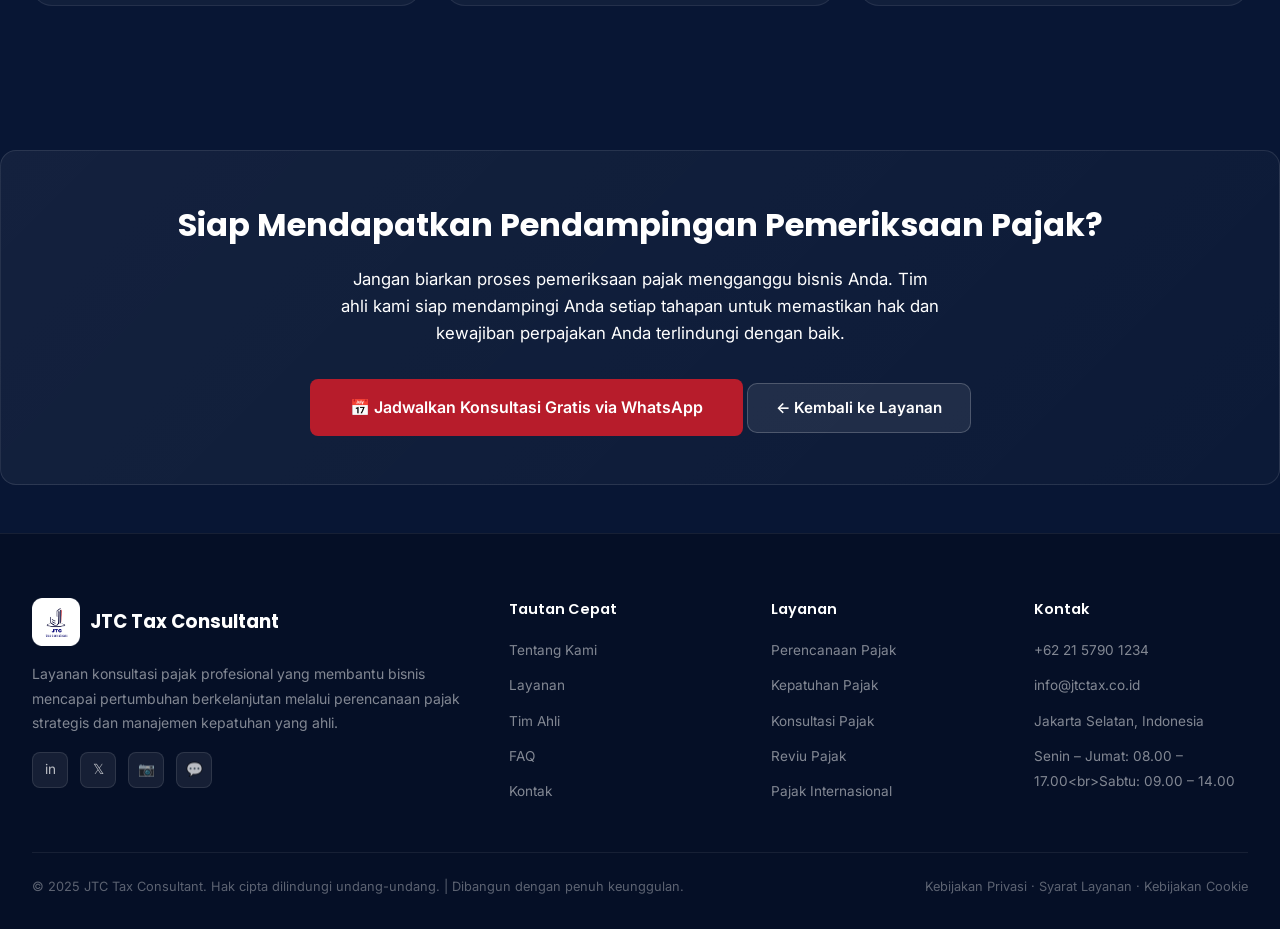
<file: Pendampingan-pemeriksaan-pajak.html>
<!DOCTYPE html>
<html lang="id">
<head>
<meta charset="UTF-8">
<meta name="viewport" content="width=device-width, initial-scale=1.0">
<title>Pendampingan Pemeriksaan Pajak JTC Tax Consultant</title>
<meta name="description" content="Layanan pendampingan profesional dalam proses pemeriksaan pajak oleh otoritas pajak, dari persiapan dokumen hingga pembahasan hasil pemeriksaan.">
<link rel="icon" href="assets/logo.png" type="image/png">
<link href="https://fonts.googleapis.com/css2?family=Poppins:wght@300;400;500;600;700;800&family=Inter:wght@300;400;500;600&display=swap" rel="stylesheet">
<link rel="stylesheet" href="style.css">
<style>
.service-detail-hero {
  min-height: 60vh;
  background: linear-gradient(135deg, var(--c1) 0%, var(--c2) 50%, var(--c3) 100%);
  position: relative;
  overflow: hidden;
  display: flex;
  align-items: center;
  padding: 7rem 2rem 4rem;
}
.service-detail-inner {
  max-width: 900px;
  margin: 0 auto;
}
.service-detail-hero h1 {
  font-size: 3.2rem;
  font-weight: 800;
  margin-bottom: 1.5rem;
  color: var(--text);
}
.service-detail-hero p {
  font-size: 1.1rem;
  line-height: 1.8;
  color: rgba(var(--ink), 0.8);
  margin-bottom: 2rem;
}
.service-breadcrumb {
  margin-bottom: 2rem;
  display: flex;
  align-items: center;
  gap: 0.5rem;
  color: rgba(var(--ink), 0.7);
  font-size: 0.95rem;
}
.service-breadcrumb a {
  color: var(--accent);
  text-decoration: none;
}
.service-breadcrumb a:hover {
  text-decoration: underline;
}
.service-content {
  max-width: 900px;
  margin: 0 auto;
  padding: 4rem 2rem;
}
.service-section {
  margin-bottom: 3rem;
}
.service-section h2 {
  font-size: 2rem;
  margin-bottom: 1.5rem;
  color: var(--text);
}
.service-section h3 {
  font-size: 1.3rem;
  margin: 1.5rem 0 1rem;
  color: var(--text);
}
.service-section p {
  font-size: 1rem;
  line-height: 1.8;
  color: rgba(var(--ink), 0.8);
  margin-bottom: 1rem;
}
.feature-list {
  list-style: none;
  margin: 2rem 0;
}
.feature-list li {
  display: flex;
  gap: 1rem;
  margin-bottom: 1.2rem;
  font-size: 1rem;
  line-height: 1.6;
}
.feature-list li:before {
  content: "✓";
  color: var(--accent);
  font-weight: bold;
  flex-shrink: 0;
  font-size: 1.3rem;
}
.process-steps {
  display: grid;
  grid-template-columns: repeat(auto-fit, minmax(220px, 1fr));
  gap: 2rem;
  margin: 2rem 0;
}
.process-step {
  background: rgba(var(--ink), 0.03);
  border: 1px solid rgba(var(--ink), 0.1);
  padding: 2rem;
  border-radius: 12px;
  text-align: center;
}
.process-step-num {
  display: inline-flex;
  align-items: center;
  justify-content: center;
  width: 50px;
  height: 50px;
  background: var(--accent);
  color: white;
  border-radius: 50%;
  font-weight: bold;
  font-size: 1.3rem;
  margin-bottom: 1rem;
}
.process-step h4 {
  font-size: 1.1rem;
  margin-bottom: 0.5rem;
}
.process-step p {
  font-size: 0.95rem;
}
.cta-section {
  background: linear-gradient(135deg, rgba(var(--ink), 0.05), rgba(var(--ink), 0.02));
  border: 1px solid rgba(var(--ink), 0.1);
  border-radius: 16px;
  padding: 3rem;
  text-align: center;
  margin: 3rem 0;
}
.cta-section h2 {
  font-size: 2rem;
  margin-bottom: 1rem;
}
.cta-section p {
  font-size: 1.05rem;
  margin-bottom: 2rem;
  max-width: 600px;
  margin-left: auto;
  margin-right: auto;
}
.btn-cta {
  display: inline-block;
  background: var(--accent);
  color: white;
  padding: 1rem 2.5rem;
  border-radius: 8px;
  text-decoration: none;
  font-weight: 600;
  transition: all 0.3s ease;
  cursor: pointer;
  border: none;
  font-size: 1rem;
}
.btn-cta:hover {
  background: var(--accent-hover);
  transform: translateY(-2px);
}
.btn-secondary {
  background: transparent;
  color: var(--accent);
  border: 2px solid var(--accent);
  padding: 0.8rem 2rem;
}
.btn-secondary:hover {
  background: var(--accent);
  color: white;
}

*{margin:0;padding:0;box-sizing:border-box}
body{font-family:Poppins,sans-serif;background:#f6f7fb;color:#111827}
.hero{padding:40px 24px}
.hero-card{
max-width:1400px;
margin:auto;
border-radius:28px;
overflow:hidden;

background:
linear-gradient(
  135deg,
  #071020 0%,
  #0c1d46 45%,
  #14377d 100%
);

box-shadow:
0 20px 60px rgba(0,0,0,.25);

position:relative;
}
.hero-card{
  background:
  linear-gradient(
    135deg,
    var(--c1) 0%,
    var(--c2) 50%,
    var(--c3) 100%
  );

  border:1px solid rgba(var(--ink),.08);

  box-shadow:
  0 20px 60px var(--card-shadow);

  border-radius:28px;
}
.hero-card::after{
  content:"";
  position:absolute;

  width:350px;
  height:350px;

  right:-120px;
  top:-120px;

  border-radius:50%;

  background:
  rgba(183,28,43,.10);

  filter:blur(100px);

  pointer-events:none;
}
.hero-grid{position:relative;z-index:2;display:grid;grid-template-columns:1.2fr .8fr;gap:60px;padding:56px}
.hero h1{
  color:var(--text);
}

.hero p,
.hero li,
.crumb{
  color:rgba(var(--ink),.7);
}
.hero ul{list-style:none;margin-top:24px}
.hero li{margin:12px 0}
.hero li:before{content:"✓ ";
        color: var(--accent)}
.hero img{width:100%;height:420px;object-fit:cover;border-radius:20px}
.about{max-width:1400px;margin:auto;padding:60px 24px;display:grid;grid-template-columns:260px 1fr;gap:50px}
.card{background:#dfe5f5;padding:18px;border-radius:20px}
.book{height:320px;border-radius:12px;background:linear-gradient(135deg,#0b1024,#1e3a8a)}
.btn{display:block;text-align:center;text-decoration:none;background:#0f1f5b;color:#fff;padding:14px;border-radius:999px;margin-top:18px}
.content h2{margin-bottom:16px}
.content p{line-height:1.9;margin-bottom:18px}
@media(max-width:900px){
.hero-grid,.about{grid-template-columns:1fr}
.hero h1{font-size:2rem}
.hero img{height:280px}
}
</style>
</head>
<body class="jtc-landing" data-theme="dark">

<div class="scroll-bar" id="jtc-scrollBar"></div>

<!-- NAV -->
<nav id="jtc-navbar">
<div class="nav-inner">
<a href="index.html" class="logo">
<img src="assets/logo.png" alt="JTC Tax Consultant" class="logo-img">
</a>
<ul class="nav-links" id="jtc-navLinks">
<li><a href="index.html#jtc-about" data-i18n="nav.about">Tentang Kami</a></li>
<li><a href="index.html#jtc-services" data-i18n="nav.services">Layanan</a></li>
<li><a href="index.html#jtc-experts" data-i18n="nav.experts">Tim Ahli</a></li>
<li><a href="index.html#jtc-faq" data-i18n="nav.faq">FAQ</a></li>
<li><a href="index.html#jtc-contact" data-i18n="nav.contact">Kontak</a></li>
</ul>
<div class="nav-right">
<button class="theme-toggle" id="jtc-themeToggle" aria-label="Toggle light/dark theme">☀️</button>
<button class="lang-toggle" id="jtc-langToggle" aria-label="Switch language" title="Ganti bahasa">EN</button>
<a href="index.html#jtc-consultation" class="nav-cta" data-i18n="nav.cta">Konsultasi Gratis</a>
<button class="hamburger" id="jtc-hamburger" aria-label="Menu">
<span></span><span></span><span></span>
</button>
</div>
</div>
</nav>

<!-- HERO -->
<section class="hero">
<div class="hero-card">
<div class="hero-grid">
<div>
<h1 data-i18n="audit.hero.title">Apa itu Pendampingan Pemeriksaan Pajak?</h1>
<p data-i18n="audit.hero.desc">Pendampingan Pemeriksaan Pajak adalah layanan profesional yang membantu wajib pajak menghadapi proses pemeriksaan oleh otoritas pajak. Kami mendampingi setiap tahapan pemeriksaan, mulai dari persiapan dokumen, pemberian klarifikasi, hingga pembahasan hasil pemeriksaan untuk memastikan hak dan kewajiban perpajakan Anda terlindungi dengan baik.</p>
<ul>
<li data-i18n="audit.hero.li1">Persiapan dokumen dan data pendukung pemeriksaan.</li>
<li data-i18n="audit.hero.li2">Pendampingan selama proses pemeriksaan pajak berlangsung.</li>
<li data-i18n="audit.hero.li3">Mitigasi risiko koreksi dan sengketa pajak.</li>
</ul>
</div>
<div>
<img src="assets/Pendampingan Pemeriksaan Pajak.png" alt="tax audit assistance">
</div>
</div>
</div>
</section>

<!-- CONTENT -->
<section class="why-section" id="jtc-why">
<div class="section-inner">
<h2 class="section-title" style="text-align:center" data-i18n-html="audit.services.title">
Layanan Pendampingan <span>Pemeriksaan Pajak</span>
</h2>

<div class="why-grid">

<div class="why-card">
<div class="why-icon">1</div>
<div class="why-title" data-i18n="audit.service1.title">Persiapan Pemeriksaan Pajak</div>
<div class="why-desc" data-i18n="audit.service1.desc">
Membantu menyiapkan dokumen, laporan keuangan, dan data perpajakan yang diperlukan selama proses pemeriksaan.
</div>
</div>

<div class="why-card">
<div class="why-icon">2</div>
<div class="why-title" data-i18n="audit.service2.title">Review Dokumen Pajak</div>
<div class="why-desc" data-i18n="audit.service2.desc">
Melakukan penelaahan terhadap dokumen dan transaksi untuk mengidentifikasi potensi risiko koreksi pajak.
</div>
</div>

<div class="why-card">
<div class="why-icon">3</div>
<div class="why-title" data-i18n="audit.service3.title">Pendampingan Klarifikasi</div>
<div class="why-desc" data-i18n="audit.service3.desc">
Mendampingi wajib pajak dalam memberikan penjelasan dan klarifikasi kepada pemeriksa pajak.
</div>
</div>

<div class="why-card">
<div class="why-icon">4</div>
<div class="why-title" data-i18n="audit.service4.title">Pembahasan Temuan Pemeriksaan</div>
<div class="why-desc" data-i18n="audit.service4.desc">
Memberikan analisis dan argumentasi atas hasil temuan pemeriksa untuk memastikan perlakuan pajak yang tepat.
</div>
</div>

<div class="why-card">
<div class="why-icon">5</div>
<div class="why-title" data-i18n="audit.service5.title">Pendampingan Closing Conference</div>
<div class="why-desc" data-i18n="audit.service5.desc">
Mendampingi wajib pajak dalam pembahasan akhir hasil pemeriksaan sebelum diterbitkannya ketetapan pajak.
</div>
</div>

<div class="why-card">
<div class="why-icon">6</div>
<div class="why-title" data-i18n="audit.service6.title">Tindak Lanjut Hasil Pemeriksaan</div>
<div class="why-desc" data-i18n="audit.service6.desc">
Memberikan rekomendasi dan strategi atas hasil pemeriksaan, termasuk persiapan keberatan atau upaya hukum lainnya jika diperlukan.
</div>
</div>

</div>
</div>
</section>

<!-- CTA SECTION -->
<div class="cta-section">
<h2 data-i18n="audit.cta.title">Siap Mendapatkan Pendampingan Pemeriksaan Pajak?</h2>
<p data-i18n="audit.cta.desc">Jangan biarkan proses pemeriksaan pajak mengganggu bisnis Anda. Tim ahli kami siap mendampingi Anda setiap tahapan untuk memastikan hak dan kewajiban perpajakan Anda terlindungi dengan baik.</p>
<a href="index.html#jtc-consultation" class="btn-cta" data-i18n="consult.submit">📅 Jadwalkan Konsultasi Gratis</a>
<a href="index.html#jtc-services" class="btn-cta btn-secondary" data-i18n="audit.back">← Kembali ke Layanan</a>
</div>

<!-- FOOTER -->
<footer>
<div class="footer-inner">
<div class="footer-grid">
<div class="footer-brand">
<div class="footer-logo">
<img src="assets/logo.png" alt="JTC Tax Consultant" class="logo-img">
<span>JTC Tax Consultant</span>
</div>
<p data-i18n="footer.brand">Layanan konsultasi pajak profesional yang membantu bisnis mencapai pertumbuhan berkelanjutan melalui perencanaan pajak strategis dan manajemen kepatuhan yang ahli.</p>
<div class="footer-socials">
<a href="#" class="social-btn" aria-label="LinkedIn">in</a>
<a href="#" class="social-btn" aria-label="Twitter">𝕏</a>
<a href="#" class="social-btn" aria-label="Instagram">📷</a>
<a href="#" class="social-btn" aria-label="WhatsApp">💬</a>
</div>
</div>
<div class="footer-col">
<h4 data-i18n="footer.quicklinks">Tautan Cepat</h4>
<ul>
<li><a href="index.html#jtc-about" data-i18n="nav.about">Tentang Kami</a></li>
<li><a href="index.html#jtc-services" data-i18n="nav.services">Layanan</a></li>
<li><a href="index.html#jtc-experts" data-i18n="nav.experts">Tim Ahli</a></li>
<li><a href="index.html#jtc-faq" data-i18n="nav.faq">FAQ</a></li>
<li><a href="index.html#jtc-contact" data-i18n="nav.contact">Kontak</a></li>
</ul>
</div>
<div class="footer-col">
<h4 data-i18n="footer.services">Layanan Lainnya</h4>
<ul>
<li><a href="Perancanaan-pajak.html" data-i18n="services.s2">Perencanaan Pajak</a></li>
<li><a href="Kepatuhan-pajak.html" data-i18n="services.s3">Kepatuhan Pajak</a></li>
<li><a href="konsultasi-pajak.html" data-i18n="services.s1">Konsultasi Pajak</a></li>
<li><a href="Reviu-pajak.html" data-i18n="services.s5">Reviu Pajak</a></li>
<li><a href="Pajak-International.html" data-i18n="services.s7">Pajak Internasional</a></li>
</ul>
</div>
<div class="footer-col">
<h4 data-i18n="footer.contact">Kontak</h4>
<ul>
<li><a href="tel:+622157901234">+62 21 5790 1234</a></li>
<li><a href="mailto:info@jtctax.co.id">info@jtctax.co.id</a></li>
<li><a href="index.html#jtc-contact">Jakarta Selatan, Indonesia</a></li>
<li><a href="index.html#jtc-contact" data-i18n="contact.hours.val">Sen–Jum, 08.00–17.00</a></li>
</ul>
</div>
</div>
<div class="footer-bottom">
<p data-i18n="footer.copyright">© 2025 JTC Tax Consultant. Hak cipta dilindungi undang-undang. | Dibangun dengan penuh keunggulan.</p>
<p data-i18n="footer.policy">Kebijakan Privasi · Syarat Layanan · Kebijakan Cookie</p>
</div>
</div>
</footer>

<script src="script.js"></script>
</body>
</html>
</file>
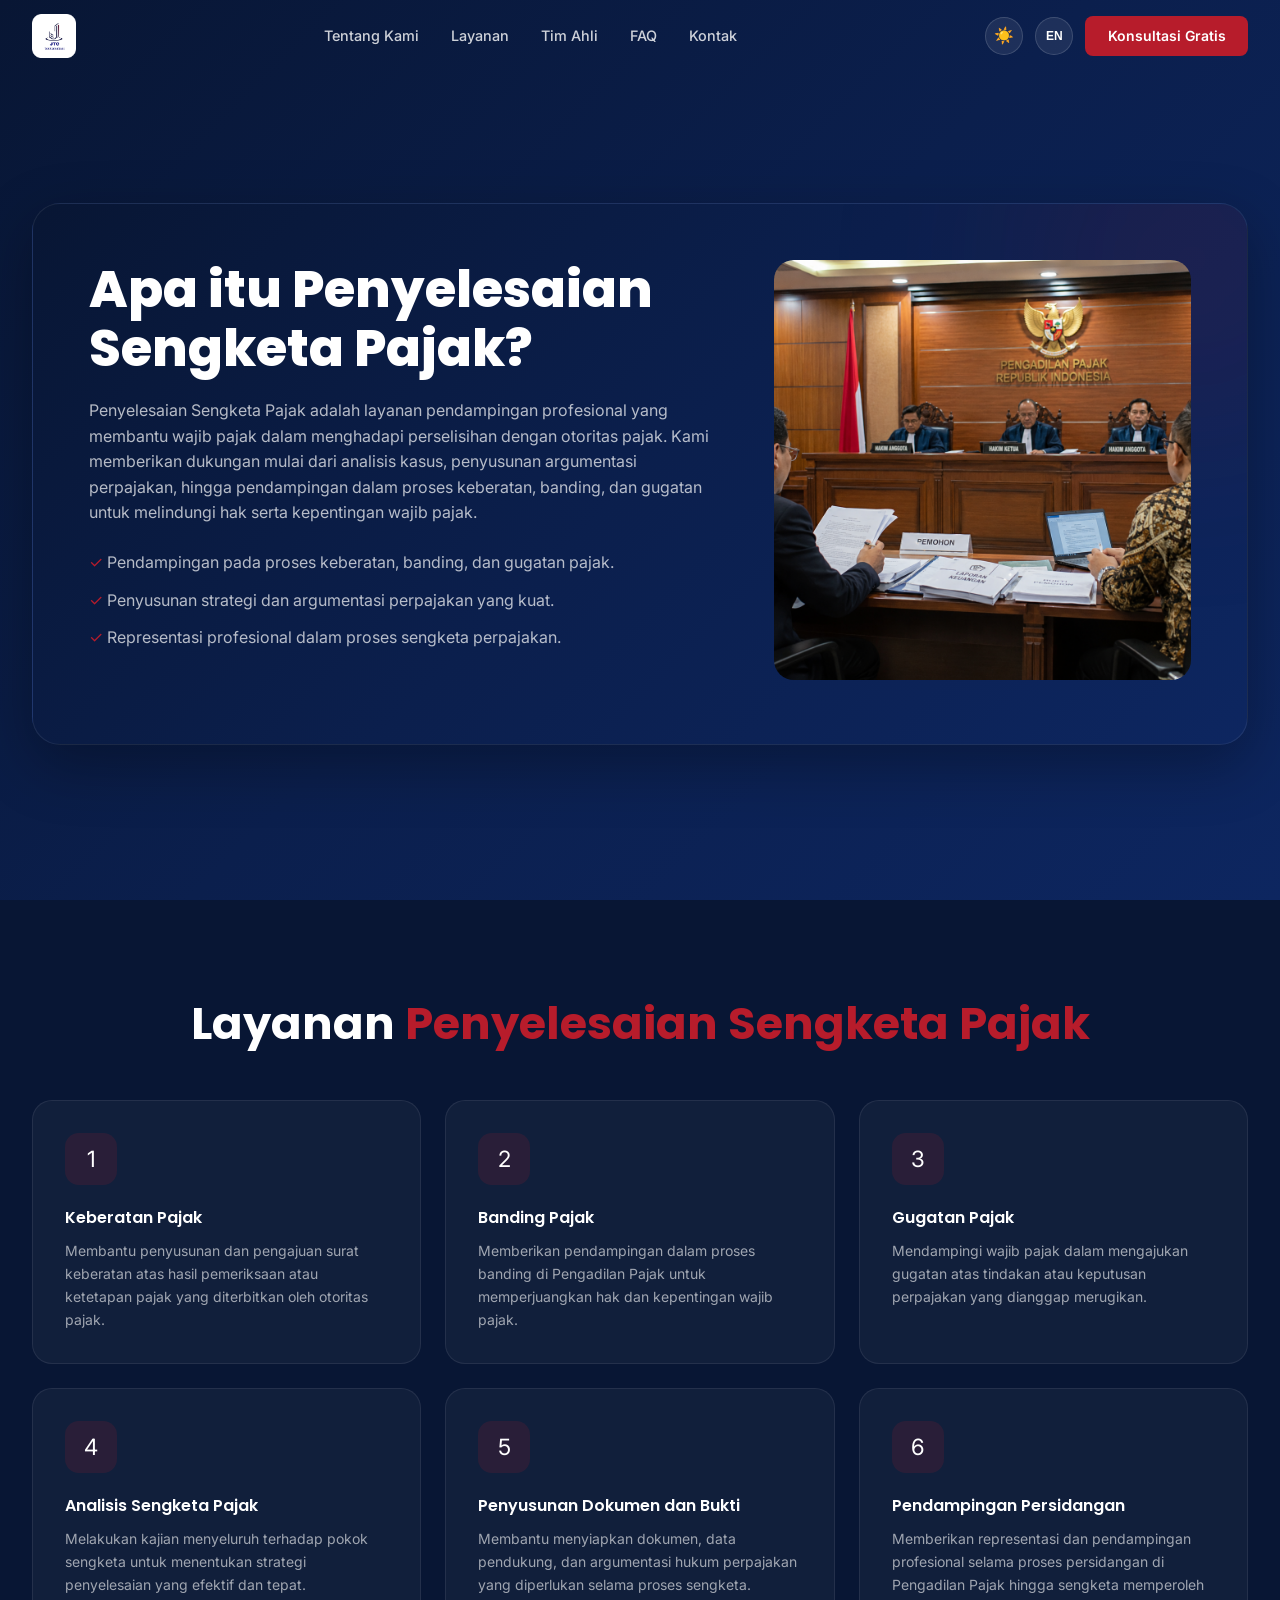
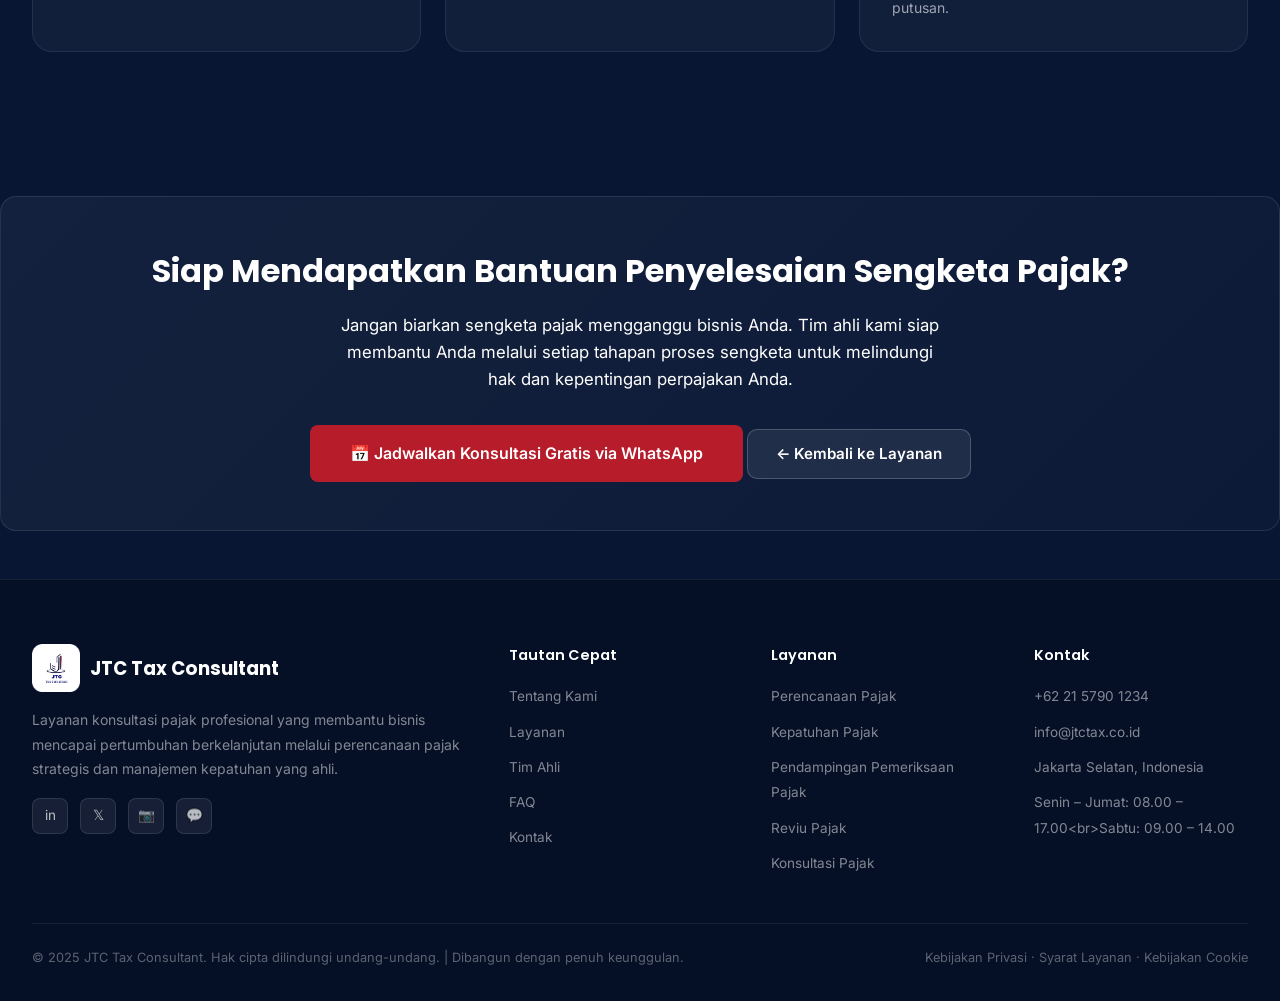
<file: Penyelesaian-sangketa-pajak.html>
<!DOCTYPE html>
<html lang="id">
<head>
<meta charset="UTF-8">
<meta name="viewport" content="width=device-width, initial-scale=1.0">
<title>Penyelesaian Sengketa Pajak JTC Tax Consultant</title>
<meta name="description" content="Layanan pendampingan profesional dalam penyelesaian sengketa pajak, mulai dari keberatan, banding, hingga gugatan di Pengadilan Pajak.">
<link rel="icon" href="assets/logo.png" type="image/png">
<link href="https://fonts.googleapis.com/css2?family=Poppins:wght@300;400;500;600;700;800&family=Inter:wght@300;400;500;600&display=swap" rel="stylesheet">
<link rel="stylesheet" href="style.css">
<style>
.service-detail-hero {
  min-height: 60vh;
  background: linear-gradient(135deg, var(--c1) 0%, var(--c2) 50%, var(--c3) 100%);
  position: relative;
  overflow: hidden;
  display: flex;
  align-items: center;
  padding: 7rem 2rem 4rem;
}
.service-detail-inner {
  max-width: 900px;
  margin: 0 auto;
}
.service-detail-hero h1 {
  font-size: 3.2rem;
  font-weight: 800;
  margin-bottom: 1.5rem;
  color: var(--text);
}
.service-detail-hero p {
  font-size: 1.1rem;
  line-height: 1.8;
  color: rgba(var(--ink), 0.8);
  margin-bottom: 2rem;
}
.service-breadcrumb {
  margin-bottom: 2rem;
  display: flex;
  align-items: center;
  gap: 0.5rem;
  color: rgba(var(--ink), 0.7);
  font-size: 0.95rem;
}
.service-breadcrumb a {
  color: var(--accent);
  text-decoration: none;
}
.service-breadcrumb a:hover {
  text-decoration: underline;
}
.service-content {
  max-width: 900px;
  margin: 0 auto;
  padding: 4rem 2rem;
}
.service-section {
  margin-bottom: 3rem;
}
.service-section h2 {
  font-size: 2rem;
  margin-bottom: 1.5rem;
  color: var(--text);
}
.service-section h3 {
  font-size: 1.3rem;
  margin: 1.5rem 0 1rem;
  color: var(--text);
}
.service-section p {
  font-size: 1rem;
  line-height: 1.8;
  color: rgba(var(--ink), 0.8);
  margin-bottom: 1rem;
}
.feature-list {
  list-style: none;
  margin: 2rem 0;
}
.feature-list li {
  display: flex;
  gap: 1rem;
  margin-bottom: 1.2rem;
  font-size: 1rem;
  line-height: 1.6;
}
.feature-list li:before {
  content: "✓";
  color: var(--accent);
  font-weight: bold;
  flex-shrink: 0;
  font-size: 1.3rem;
}
.process-steps {
  display: grid;
  grid-template-columns: repeat(auto-fit, minmax(220px, 1fr));
  gap: 2rem;
  margin: 2rem 0;
}
.process-step {
  background: rgba(var(--ink), 0.03);
  border: 1px solid rgba(var(--ink), 0.1);
  padding: 2rem;
  border-radius: 12px;
  text-align: center;
}
.process-step-num {
  display: inline-flex;
  align-items: center;
  justify-content: center;
  width: 50px;
  height: 50px;
  background: var(--accent);
  color: white;
  border-radius: 50%;
  font-weight: bold;
  font-size: 1.3rem;
  margin-bottom: 1rem;
}
.process-step h4 {
  font-size: 1.1rem;
  margin-bottom: 0.5rem;
}
.process-step p {
  font-size: 0.95rem;
}
.cta-section {
  background: linear-gradient(135deg, rgba(var(--ink), 0.05), rgba(var(--ink), 0.02));
  border: 1px solid rgba(var(--ink), 0.1);
  border-radius: 16px;
  padding: 3rem;
  text-align: center;
  margin: 3rem 0;
}
.cta-section h2 {
  font-size: 2rem;
  margin-bottom: 1rem;
}
.cta-section p {
  font-size: 1.05rem;
  margin-bottom: 2rem;
  max-width: 600px;
  margin-left: auto;
  margin-right: auto;
}
.btn-cta {
  display: inline-block;
  background: var(--accent);
  color: white;
  padding: 1rem 2.5rem;
  border-radius: 8px;
  text-decoration: none;
  font-weight: 600;
  transition: all 0.3s ease;
  cursor: pointer;
  border: none;
  font-size: 1rem;
}
.btn-cta:hover {
  background: var(--accent-hover);
  transform: translateY(-2px);
}
.btn-secondary {
  background: transparent;
  color: var(--accent);
  border: 2px solid var(--accent);
  padding: 0.8rem 2rem;
}
.btn-secondary:hover {
  background: var(--accent);
  color: white;
}

*{margin:0;padding:0;box-sizing:border-box}
body{font-family:Poppins,sans-serif;background:#f6f7fb;color:#111827}
.hero{padding:40px 24px}
.hero-card{
max-width:1400px;
margin:auto;
border-radius:28px;
overflow:hidden;

background:
linear-gradient(
  135deg,
  #071020 0%,
  #0c1d46 45%,
  #14377d 100%
);

box-shadow:
0 20px 60px rgba(0,0,0,.25);

position:relative;
}
.hero-card{
  background:
  linear-gradient(
    135deg,
    var(--c1) 0%,
    var(--c2) 50%,
    var(--c3) 100%
  );

  border:1px solid rgba(var(--ink),.08);

  box-shadow:
  0 20px 60px var(--card-shadow);

  border-radius:28px;
}
.hero-card::after{
  content:"";
  position:absolute;

  width:350px;
  height:350px;

  right:-120px;
  top:-120px;

  border-radius:50%;

  background:
  rgba(183,28,43,.10);

  filter:blur(100px);

  pointer-events:none;
}
.hero-grid{position:relative;z-index:2;display:grid;grid-template-columns:1.2fr .8fr;gap:60px;padding:56px}
.hero h1{
  color:var(--text);
}

.hero p,
.hero li,
.crumb{
  color:rgba(var(--ink),.7);
}
.hero ul{list-style:none;margin-top:24px}
.hero li{margin:12px 0}
.hero li:before{content:"✓ ";
        color: var(--accent)}
.hero img{width:100%;height:420px;object-fit:cover;border-radius:20px}
.about{max-width:1400px;margin:auto;padding:60px 24px;display:grid;grid-template-columns:260px 1fr;gap:50px}
.card{background:#dfe5f5;padding:18px;border-radius:20px}
.book{height:320px;border-radius:12px;background:linear-gradient(135deg,#0b1024,#1e3a8a)}
.btn{display:block;text-align:center;text-decoration:none;background:#0f1f5b;color:#fff;padding:14px;border-radius:999px;margin-top:18px}
.content h2{margin-bottom:16px}
.content p{line-height:1.9;margin-bottom:18px}
@media(max-width:900px){
.hero-grid,.about{grid-template-columns:1fr}
.hero h1{font-size:2rem}
.hero img{height:280px}
}
</style>
</head>
<body class="jtc-landing" data-theme="dark">

<div class="scroll-bar" id="jtc-scrollBar"></div>

<!-- NAV -->
<nav id="jtc-navbar">
<div class="nav-inner">
<a href="index.html" class="logo">
<img src="assets/logo.png" alt="JTC Tax Consultant" class="logo-img">
</a>
<ul class="nav-links" id="jtc-navLinks">
<li><a href="index.html#jtc-about" data-i18n="nav.about">Tentang Kami</a></li>
<li><a href="index.html#jtc-services" data-i18n="nav.services">Layanan</a></li>
<li><a href="index.html#jtc-experts" data-i18n="nav.experts">Tim Ahli</a></li>
<li><a href="index.html#jtc-faq" data-i18n="nav.faq">FAQ</a></li>
<li><a href="index.html#jtc-contact" data-i18n="nav.contact">Kontak</a></li>
</ul>
<div class="nav-right">
<button class="theme-toggle" id="jtc-themeToggle" aria-label="Toggle light/dark theme">☀️</button>
<button class="lang-toggle" id="jtc-langToggle" aria-label="Switch language" title="Ganti bahasa">EN</button>
<a href="index.html#jtc-consultation" class="nav-cta" data-i18n="nav.cta">Konsultasi Gratis</a>
<button class="hamburger" id="jtc-hamburger" aria-label="Menu">
<span></span><span></span><span></span>
</button>
</div>
</div>
</nav>

<!-- HERO -->
<section class="hero">
<div class="hero-card">
<div class="hero-grid">
<div>
<h1 data-i18n="dispute.hero.title">Apa itu Penyelesaian Sengketa Pajak?</h1>
<p data-i18n="dispute.hero.desc">Penyelesaian Sengketa Pajak adalah layanan pendampingan profesional yang membantu wajib pajak dalam menghadapi perselisihan dengan otoritas pajak. Kami memberikan dukungan mulai dari analisis kasus, penyusunan argumentasi perpajakan, hingga pendampingan dalam proses keberatan, banding, dan gugatan untuk melindungi hak serta kepentingan wajib pajak.</p>
<ul>
<li data-i18n="dispute.hero.li1">Pendampingan pada proses keberatan, banding, dan gugatan pajak.</li>
<li data-i18n="dispute.hero.li2">Penyusunan strategi dan argumentasi perpajakan yang kuat.</li>
<li data-i18n="dispute.hero.li3">Representasi profesional dalam proses sengketa perpajakan.</li>
</ul>
</div>
<div>
<img src="assets/Penyelesaian Sengketa Pajak.png" alt="tax dispute resolution">
</div>
</div>
</div>
</section>

<!-- CONTENT -->
<section class="why-section" id="jtc-why">
<div class="section-inner">
<h2 class="section-title" style="text-align:center" data-i18n-html="dispute.services.title">
Layanan <span>Penyelesaian Sengketa Pajak</span>
</h2>

<div class="why-grid">

<div class="why-card">
<div class="why-icon">1</div>
<div class="why-title" data-i18n="dispute.service1.title">Keberatan Pajak</div>
<div class="why-desc" data-i18n="dispute.service1.desc">
Membantu penyusunan dan pengajuan surat keberatan atas hasil pemeriksaan atau ketetapan pajak yang diterbitkan oleh otoritas pajak.
</div>
</div>

<div class="why-card">
<div class="why-icon">2</div>
<div class="why-title" data-i18n="dispute.service2.title">Banding Pajak</div>
<div class="why-desc" data-i18n="dispute.service2.desc">
Memberikan pendampingan dalam proses banding di Pengadilan Pajak untuk memperjuangkan hak dan kepentingan wajib pajak.
</div>
</div>

<div class="why-card">
<div class="why-icon">3</div>
<div class="why-title" data-i18n="dispute.service3.title">Gugatan Pajak</div>
<div class="why-desc" data-i18n="dispute.service3.desc">
Mendampingi wajib pajak dalam mengajukan gugatan atas tindakan atau keputusan perpajakan yang dianggap merugikan.
</div>
</div>

<div class="why-card">
<div class="why-icon">4</div>
<div class="why-title" data-i18n="dispute.service4.title">Analisis Sengketa Pajak</div>
<div class="why-desc" data-i18n="dispute.service4.desc">
Melakukan kajian menyeluruh terhadap pokok sengketa untuk menentukan strategi penyelesaian yang efektif dan tepat.
</div>
</div>

<div class="why-card">
<div class="why-icon">5</div>
<div class="why-title" data-i18n="dispute.service5.title">Penyusunan Dokumen dan Bukti</div>
<div class="why-desc" data-i18n="dispute.service5.desc">
Membantu menyiapkan dokumen, data pendukung, dan argumentasi hukum perpajakan yang diperlukan selama proses sengketa.
</div>
</div>

<div class="why-card">
<div class="why-icon">6</div>
<div class="why-title" data-i18n="dispute.service6.title">Pendampingan Persidangan</div>
<div class="why-desc" data-i18n="dispute.service6.desc">
Memberikan representasi dan pendampingan profesional selama proses persidangan di Pengadilan Pajak hingga sengketa memperoleh putusan.
</div>
</div>

</div>
</div>
</section>

<!-- CTA SECTION -->
<div class="cta-section">
<h2 data-i18n="dispute.cta.title">Siap Mendapatkan Bantuan Penyelesaian Sengketa Pajak?</h2>
<p data-i18n="dispute.cta.desc">Jangan biarkan sengketa pajak mengganggu bisnis Anda. Tim ahli kami siap membantu Anda melalui setiap tahapan proses sengketa untuk melindungi hak dan kepentingan perpajakan Anda.</p>
<a href="index.html#jtc-consultation" class="btn-cta" data-i18n="consult.submit">📅 Jadwalkan Konsultasi Gratis</a>
<a href="index.html#jtc-services" class="btn-cta btn-secondary" data-i18n="dispute.back">← Kembali ke Layanan</a>
</div>

<!-- FOOTER -->
<footer>
<div class="footer-inner">
<div class="footer-grid">
<div class="footer-brand">
<div class="footer-logo">
<img src="assets/logo.png" alt="JTC Tax Consultant" class="logo-img">
<span>JTC Tax Consultant</span>
</div>
<p data-i18n="footer.brand">Layanan konsultasi pajak profesional yang membantu bisnis mencapai pertumbuhan berkelanjutan melalui perencanaan pajak strategis dan manajemen kepatuhan yang ahli.</p>
<div class="footer-socials">
<a href="#" class="social-btn" aria-label="LinkedIn">in</a>
<a href="#" class="social-btn" aria-label="Twitter">𝕏</a>
<a href="#" class="social-btn" aria-label="Instagram">📷</a>
<a href="#" class="social-btn" aria-label="WhatsApp">💬</a>
</div>
</div>
<div class="footer-col">
<h4 data-i18n="footer.quicklinks">Tautan Cepat</h4>
<ul>
<li><a href="index.html#jtc-about" data-i18n="nav.about">Tentang Kami</a></li>
<li><a href="index.html#jtc-services" data-i18n="nav.services">Layanan</a></li>
<li><a href="index.html#jtc-experts" data-i18n="nav.experts">Tim Ahli</a></li>
<li><a href="index.html#jtc-faq" data-i18n="nav.faq">FAQ</a></li>
<li><a href="index.html#jtc-contact" data-i18n="nav.contact">Kontak</a></li>
</ul>
</div>
<div class="footer-col">
<h4 data-i18n="footer.services">Layanan Lainnya</h4>
<ul>
<li><a href="Perancanaan-pajak.html" data-i18n="services.s2">Perencanaan Pajak</a></li>
<li><a href="Kepatuhan-pajak.html" data-i18n="services.s3">Kepatuhan Pajak</a></li>
<li><a href="Pendampingan-pemeriksaan-pajak.html" data-i18n="services.s4">Pendampingan Audit</a></li>
<li><a href="Reviu-pajak.html" data-i18n="services.s5">Reviu Pajak</a></li>
<li><a href="konsultasi-pajak.html" data-i18n="services.s1">Konsultasi Pajak</a></li>
</ul>
</div>
<div class="footer-col">
<h4 data-i18n="footer.contact">Kontak</h4>
<ul>
<li><a href="tel:+622157901234">+62 21 5790 1234</a></li>
<li><a href="mailto:info@jtctax.co.id">info@jtctax.co.id</a></li>
<li><a href="index.html#jtc-contact">Jakarta Selatan, Indonesia</a></li>
<li><a href="index.html#jtc-contact" data-i18n="contact.hours.val">Sen–Jum, 08.00–17.00</a></li>
</ul>
</div>
</div>
<div class="footer-bottom">
<p data-i18n="footer.copyright">© 2025 JTC Tax Consultant. Hak cipta dilindungi undang-undang. | Dibangun dengan penuh keunggulan.</p>
<p data-i18n="footer.policy">Kebijakan Privasi · Syarat Layanan · Kebijakan Cookie</p>
</div>
</div>
</footer>

<script src="script.js"></script>
</body>
</html>
</file>
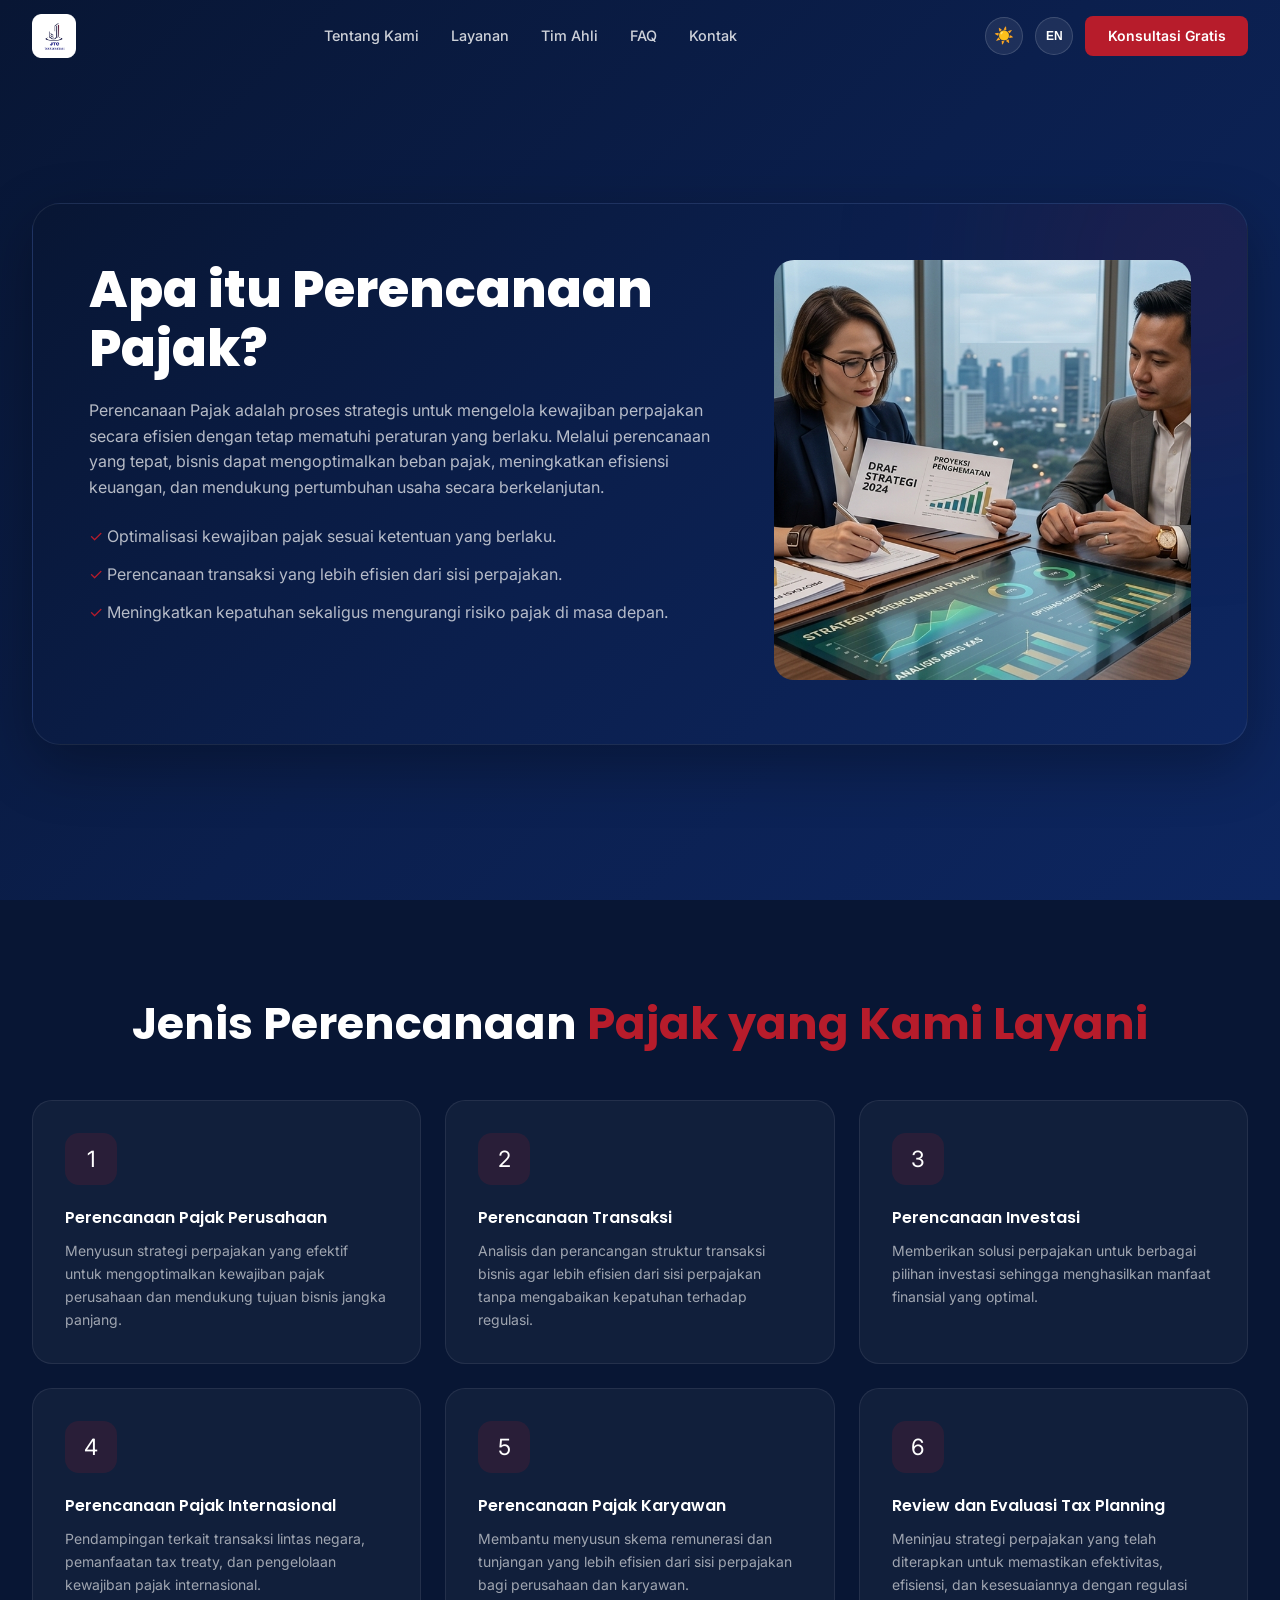
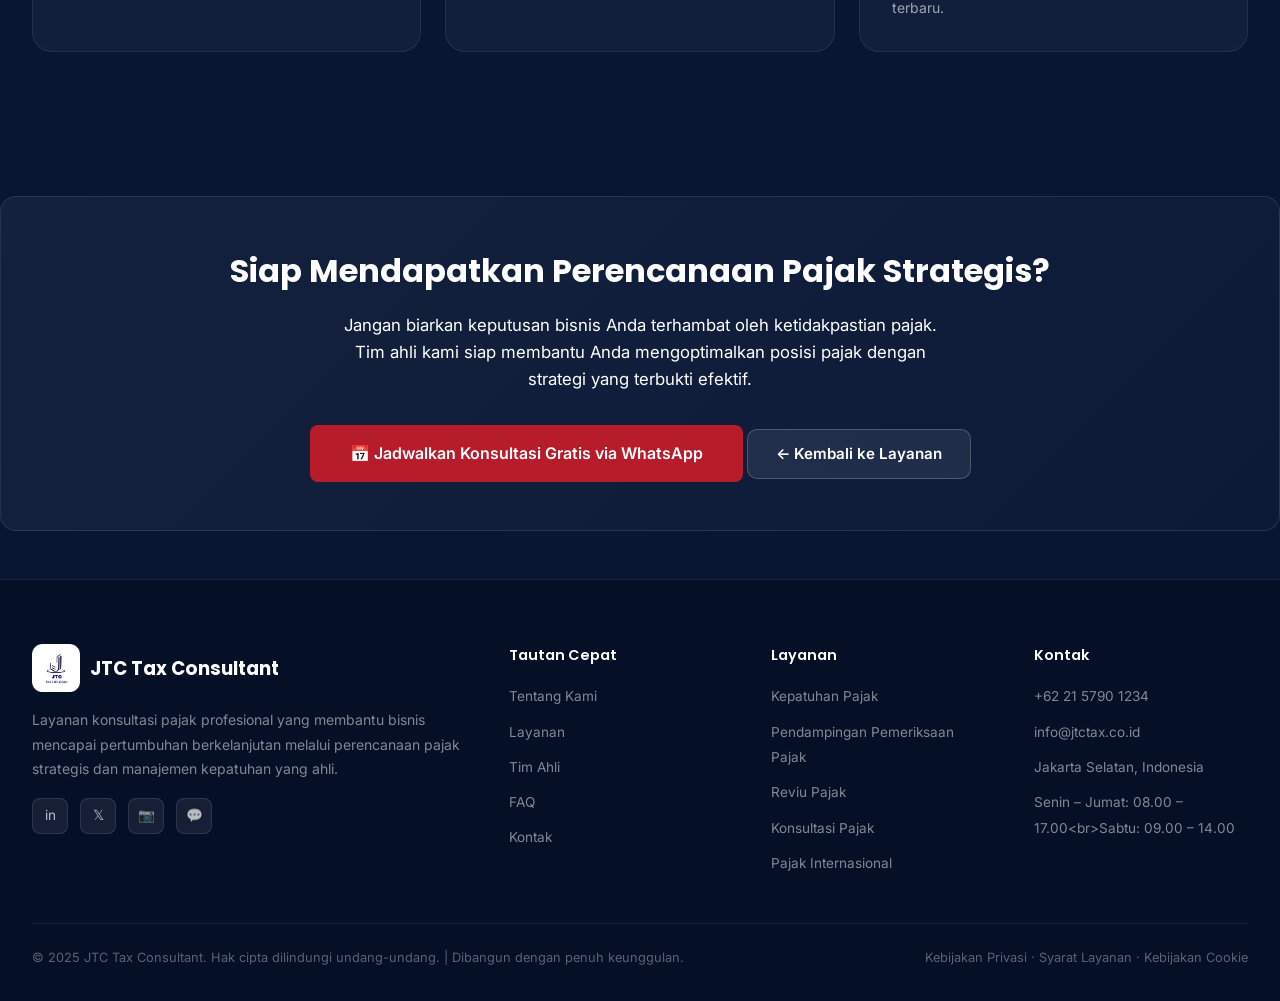
<file: Perancanaan-pajak.html>
<!DOCTYPE html>
<html lang="id">
<head>
<meta charset="UTF-8">
<meta name="viewport" content="width=device-width, initial-scale=1.0">
<title>Perencanaan Pajak JTC Tax Consultant</title>
<meta name="description" content="Layanan perencanaan pajak strategis untuk membantu bisnis mengoptimalkan beban pajak secara efisien dan patuh terhadap peraturan yang berlaku.">
<link rel="icon" href="assets/logo.png" type="image/png">
<link href="https://fonts.googleapis.com/css2?family=Poppins:wght@300;400;500;600;700;800&family=Inter:wght@300;400;500;600&display=swap" rel="stylesheet">
<link rel="stylesheet" href="style.css">
<style>
.service-detail-hero {
  min-height: 60vh;
  background: linear-gradient(135deg, var(--c1) 0%, var(--c2) 50%, var(--c3) 100%);
  position: relative;
  overflow: hidden;
  display: flex;
  align-items: center;
  padding: 7rem 2rem 4rem;
}
.service-detail-inner {
  max-width: 900px;
  margin: 0 auto;
}
.service-detail-hero h1 {
  font-size: 3.2rem;
  font-weight: 800;
  margin-bottom: 1.5rem;
  color: var(--text);
}
.service-detail-hero p {
  font-size: 1.1rem;
  line-height: 1.8;
  color: rgba(var(--ink), 0.8);
  margin-bottom: 2rem;
}
.service-breadcrumb {
  margin-bottom: 2rem;
  display: flex;
  align-items: center;
  gap: 0.5rem;
  color: rgba(var(--ink), 0.7);
  font-size: 0.95rem;
}
.service-breadcrumb a {
  color: var(--accent);
  text-decoration: none;
}
.service-breadcrumb a:hover {
  text-decoration: underline;
}
.service-content {
  max-width: 900px;
  margin: 0 auto;
  padding: 4rem 2rem;
}
.service-section {
  margin-bottom: 3rem;
}
.service-section h2 {
  font-size: 2rem;
  margin-bottom: 1.5rem;
  color: var(--text);
}
.service-section h3 {
  font-size: 1.3rem;
  margin: 1.5rem 0 1rem;
  color: var(--text);
}
.service-section p {
  font-size: 1rem;
  line-height: 1.8;
  color: rgba(var(--ink), 0.8);
  margin-bottom: 1rem;
}
.feature-list {
  list-style: none;
  margin: 2rem 0;
}
.feature-list li {
  display: flex;
  gap: 1rem;
  margin-bottom: 1.2rem;
  font-size: 1rem;
  line-height: 1.6;
}
.feature-list li:before {
  content: "✓";
  color: var(--accent);
  font-weight: bold;
  flex-shrink: 0;
  font-size: 1.3rem;
}
.process-steps {
  display: grid;
  grid-template-columns: repeat(auto-fit, minmax(220px, 1fr));
  gap: 2rem;
  margin: 2rem 0;
}
.process-step {
  background: rgba(var(--ink), 0.03);
  border: 1px solid rgba(var(--ink), 0.1);
  padding: 2rem;
  border-radius: 12px;
  text-align: center;
}
.process-step-num {
  display: inline-flex;
  align-items: center;
  justify-content: center;
  width: 50px;
  height: 50px;
  background: var(--accent);
  color: white;
  border-radius: 50%;
  font-weight: bold;
  font-size: 1.3rem;
  margin-bottom: 1rem;
}
.process-step h4 {
  font-size: 1.1rem;
  margin-bottom: 0.5rem;
}
.process-step p {
  font-size: 0.95rem;
}
.cta-section {
  background: linear-gradient(135deg, rgba(var(--ink), 0.05), rgba(var(--ink), 0.02));
  border: 1px solid rgba(var(--ink), 0.1);
  border-radius: 16px;
  padding: 3rem;
  text-align: center;
  margin: 3rem 0;
}
.cta-section h2 {
  font-size: 2rem;
  margin-bottom: 1rem;
}
.cta-section p {
  font-size: 1.05rem;
  margin-bottom: 2rem;
  max-width: 600px;
  margin-left: auto;
  margin-right: auto;
}
.btn-cta {
  display: inline-block;
  background: var(--accent);
  color: white;
  padding: 1rem 2.5rem;
  border-radius: 8px;
  text-decoration: none;
  font-weight: 600;
  transition: all 0.3s ease;
  cursor: pointer;
  border: none;
  font-size: 1rem;
}
.btn-cta:hover {
  background: var(--accent-hover);
  transform: translateY(-2px);
}
.btn-secondary {
  background: transparent;
  color: var(--accent);
  border: 2px solid var(--accent);
  padding: 0.8rem 2rem;
}
.btn-secondary:hover {
  background: var(--accent);
  color: white;
}

*{margin:0;padding:0;box-sizing:border-box}
body{font-family:Poppins,sans-serif;background:#f6f7fb;color:#111827}
.hero{padding:40px 24px}
.hero-card{
max-width:1400px;
margin:auto;
border-radius:28px;
overflow:hidden;

background:
linear-gradient(
  135deg,
  #071020 0%,
  #0c1d46 45%,
  #14377d 100%
);

box-shadow:
0 20px 60px rgba(0,0,0,.25);

position:relative;
}
.hero-card{
  background:
  linear-gradient(
    135deg,
    var(--c1) 0%,
    var(--c2) 50%,
    var(--c3) 100%
  );

  border:1px solid rgba(var(--ink),.08);

  box-shadow:
  0 20px 60px var(--card-shadow);

  border-radius:28px;
}
.hero-card::after{
  content:"";
  position:absolute;

  width:350px;
  height:350px;

  right:-120px;
  top:-120px;

  border-radius:50%;

  background:
  rgba(183,28,43,.10);

  filter:blur(100px);

  pointer-events:none;
}
.hero-grid{position:relative;z-index:2;display:grid;grid-template-columns:1.2fr .8fr;gap:60px;padding:56px}
.hero h1{
  color:var(--text);
}

.hero p,
.hero li,
.crumb{
  color:rgba(var(--ink),.7);
}
.hero ul{list-style:none;margin-top:24px}
.hero li{margin:12px 0}
.hero li:before{content:"✓ ";
        color: var(--accent)}
.hero img{width:100%;height:420px;object-fit:cover;border-radius:20px}
.about{max-width:1400px;margin:auto;padding:60px 24px;display:grid;grid-template-columns:260px 1fr;gap:50px}
.card{background:#dfe5f5;padding:18px;border-radius:20px}
.book{height:320px;border-radius:12px;background:linear-gradient(135deg,#0b1024,#1e3a8a)}
.btn{display:block;text-align:center;text-decoration:none;background:#0f1f5b;color:#fff;padding:14px;border-radius:999px;margin-top:18px}
.content h2{margin-bottom:16px}
.content p{line-height:1.9;margin-bottom:18px}
@media(max-width:900px){
.hero-grid,.about{grid-template-columns:1fr}
.hero h1{font-size:2rem}
.hero img{height:280px}
}
</style>
</head>
<body class="jtc-landing" data-theme="dark">

<div class="scroll-bar" id="jtc-scrollBar"></div>

<!-- NAV -->
<nav id="jtc-navbar">
<div class="nav-inner">
<a href="index.html" class="logo">
<img src="assets/logo.png" alt="JTC Tax Consultant" class="logo-img">
</a>
<ul class="nav-links" id="jtc-navLinks">
<li><a href="index.html#jtc-about" data-i18n="nav.about">Tentang Kami</a></li>
<li><a href="index.html#jtc-services" data-i18n="nav.services">Layanan</a></li>
<li><a href="index.html#jtc-experts" data-i18n="nav.experts">Tim Ahli</a></li>
<li><a href="index.html#jtc-faq" data-i18n="nav.faq">FAQ</a></li>
<li><a href="index.html#jtc-contact" data-i18n="nav.contact">Kontak</a></li>
</ul>
<div class="nav-right">
<button class="theme-toggle" id="jtc-themeToggle" aria-label="Toggle light/dark theme">☀️</button>
<button class="lang-toggle" id="jtc-langToggle" aria-label="Switch language" title="Ganti bahasa">EN</button>
<a href="index.html#jtc-consultation" class="nav-cta" data-i18n="nav.cta">Konsultasi Gratis</a>
<button class="hamburger" id="jtc-hamburger" aria-label="Menu">
<span></span><span></span><span></span>
</button>
</div>
</div>
</nav>

<!-- HERO -->
<section class="hero">
<div class="hero-card">
<div class="hero-grid">
<div>
<h1 data-i18n="taxplan.hero.title">Apa itu Perencanaan Pajak?</h1>
<p data-i18n="taxplan.hero.desc">Perencanaan Pajak adalah proses strategis untuk mengelola kewajiban perpajakan secara efisien dengan tetap mematuhi peraturan yang berlaku. Melalui perencanaan yang tepat, bisnis dapat mengoptimalkan beban pajak, meningkatkan efisiensi keuangan, dan mendukung pertumbuhan usaha secara berkelanjutan.</p>
<ul>
<li data-i18n="taxplan.hero.li1">Optimalisasi kewajiban pajak sesuai ketentuan yang berlaku.</li>
<li data-i18n="taxplan.hero.li2">Perencanaan transaksi yang lebih efisien dari sisi perpajakan.</li>
<li data-i18n="taxplan.hero.li3">Meningkatkan kepatuhan sekaligus mengurangi risiko pajak di masa depan.</li>
</ul>
</div>
<div>
<img src="assets/Tax planning.png" alt="tax planning">
</div>
</div>
</div>
</section>

<!-- CONTENT -->
<section class="why-section" id="jtc-why">
<div class="section-inner">
<h2 class="section-title" style="text-align:center" data-i18n-html="taxplan.services.title">Jenis Perencanaan <span>Pajak yang Kami Layani</span></h2>

<div class="why-grid">

<div class="why-card">
<div class="why-icon">1</div>
<div class="why-title" data-i18n="taxplan.service1.title">Perencanaan Pajak Perusahaan</div>
<div class="why-desc" data-i18n="taxplan.service1.desc">Menyusun strategi perpajakan yang efektif untuk mengoptimalkan kewajiban pajak perusahaan dan mendukung tujuan bisnis jangka panjang.</div>
</div>

<div class="why-card">
<div class="why-icon">2</div>
<div class="why-title" data-i18n="taxplan.service2.title">Perencanaan Transaksi</div>
<div class="why-desc" data-i18n="taxplan.service2.desc">Analisis dan perancangan struktur transaksi bisnis agar lebih efisien dari sisi perpajakan tanpa mengabaikan kepatuhan terhadap regulasi.</div>
</div>

<div class="why-card">
<div class="why-icon">3</div>
<div class="why-title" data-i18n="taxplan.service3.title">Perencanaan Investasi</div>
<div class="why-desc" data-i18n="taxplan.service3.desc">Memberikan solusi perpajakan untuk berbagai pilihan investasi sehingga menghasilkan manfaat finansial yang optimal.</div>
</div>

<div class="why-card">
<div class="why-icon">4</div>
<div class="why-title" data-i18n="taxplan.service4.title">Perencanaan Pajak Internasional</div>
<div class="why-desc" data-i18n="taxplan.service4.desc">Pendampingan terkait transaksi lintas negara, pemanfaatan tax treaty, dan pengelolaan kewajiban pajak internasional.</div>
</div>

<div class="why-card">
<div class="why-icon">5</div>
<div class="why-title" data-i18n="taxplan.service5.title">Perencanaan Pajak Karyawan</div>
<div class="why-desc" data-i18n="taxplan.service5.desc">Membantu menyusun skema remunerasi dan tunjangan yang lebih efisien dari sisi perpajakan bagi perusahaan dan karyawan.</div>
</div>

<div class="why-card">
<div class="why-icon">6</div>
<div class="why-title" data-i18n="taxplan.service6.title">Review dan Evaluasi Tax Planning</div>
<div class="why-desc" data-i18n="taxplan.service6.desc">Meninjau strategi perpajakan yang telah diterapkan untuk memastikan efektivitas, efisiensi, dan kesesuaiannya dengan regulasi terbaru.</div>
</div>

</div>
</div>
</section>

<!-- CTA SECTION -->
<div class="cta-section">
<h2 data-i18n="taxplan.cta.title">Siap Mendapatkan Perencanaan Pajak Strategis?</h2>
<p data-i18n="taxplan.cta.desc">Jangan biarkan keputusan bisnis Anda terhambat oleh ketidakpastian pajak. Tim ahli kami siap membantu Anda mengoptimalkan posisi pajak dengan strategi yang terbukti efektif.</p>
<a href="index.html#jtc-consultation" class="btn-cta" data-i18n="consult.submit">📅 Jadwalkan Konsultasi Gratis</a>
<a href="index.html#jtc-services" class="btn-cta btn-secondary" data-i18n="taxplan.back">← Kembali ke Layanan</a>
</div>

<!-- FOOTER -->
<footer>
<div class="footer-inner">
<div class="footer-grid">
<div class="footer-brand">
<div class="footer-logo">
<img src="assets/logo.png" alt="JTC Tax Consultant" class="logo-img">
<span>JTC Tax Consultant</span>
</div>
<p data-i18n="footer.brand">Layanan konsultasi pajak profesional yang membantu bisnis mencapai pertumbuhan berkelanjutan melalui perencanaan pajak strategis dan manajemen kepatuhan yang ahli.</p>
<div class="footer-socials">
<a href="#" class="social-btn" aria-label="LinkedIn">in</a>
<a href="#" class="social-btn" aria-label="Twitter">𝕏</a>
<a href="#" class="social-btn" aria-label="Instagram">📷</a>
<a href="#" class="social-btn" aria-label="WhatsApp">💬</a>
</div>
</div>
<div class="footer-col">
<h4 data-i18n="footer.quicklinks">Tautan Cepat</h4>
<ul>
<li><a href="index.html#jtc-about" data-i18n="nav.about">Tentang Kami</a></li>
<li><a href="index.html#jtc-services" data-i18n="nav.services">Layanan</a></li>
<li><a href="index.html#jtc-experts" data-i18n="nav.experts">Tim Ahli</a></li>
<li><a href="index.html#jtc-faq" data-i18n="nav.faq">FAQ</a></li>
<li><a href="index.html#jtc-contact" data-i18n="nav.contact">Kontak</a></li>
</ul>
</div>
<div class="footer-col">
<h4 data-i18n="footer.services">Layanan Lainnya</h4>
<ul>
<li><a href="Kepatuhan-pajak.html" data-i18n="services.s3">Kepatuhan Pajak</a></li>
<li><a href="Pendampingan-pemeriksaan-pajak.html" data-i18n="services.s4">Pendampingan Audit</a></li>
<li><a href="Reviu-pajak.html" data-i18n="services.s5">Reviu Pajak</a></li>
<li><a href="konsultasi-pajak.html" data-i18n="services.s1">Konsultasi Pajak</a></li>
<li><a href="Pajak-International.html" data-i18n="services.s7">Pajak Internasional</a></li>
</ul>
</div>
<div class="footer-col">
<h4 data-i18n="footer.contact">Kontak</h4>
<ul>
<li><a href="tel:+622157901234">+62 21 5790 1234</a></li>
<li><a href="mailto:info@jtctax.co.id">info@jtctax.co.id</a></li>
<li><a href="index.html#jtc-contact">Jakarta Selatan, Indonesia</a></li>
<li><a href="index.html#jtc-contact" data-i18n="contact.hours.val">Sen–Jum, 08.00–17.00</a></li>
</ul>
</div>
</div>
<div class="footer-bottom">
<p data-i18n="footer.copyright">© 2025 JTC Tax Consultant. Hak cipta dilindungi undang-undang. | Dibangun dengan penuh keunggulan.</p>
<p data-i18n="footer.policy">Kebijakan Privasi · Syarat Layanan · Kebijakan Cookie</p>
</div>
</div>
</footer>

<script src="script.js"></script>
</body>
</html>
</file>
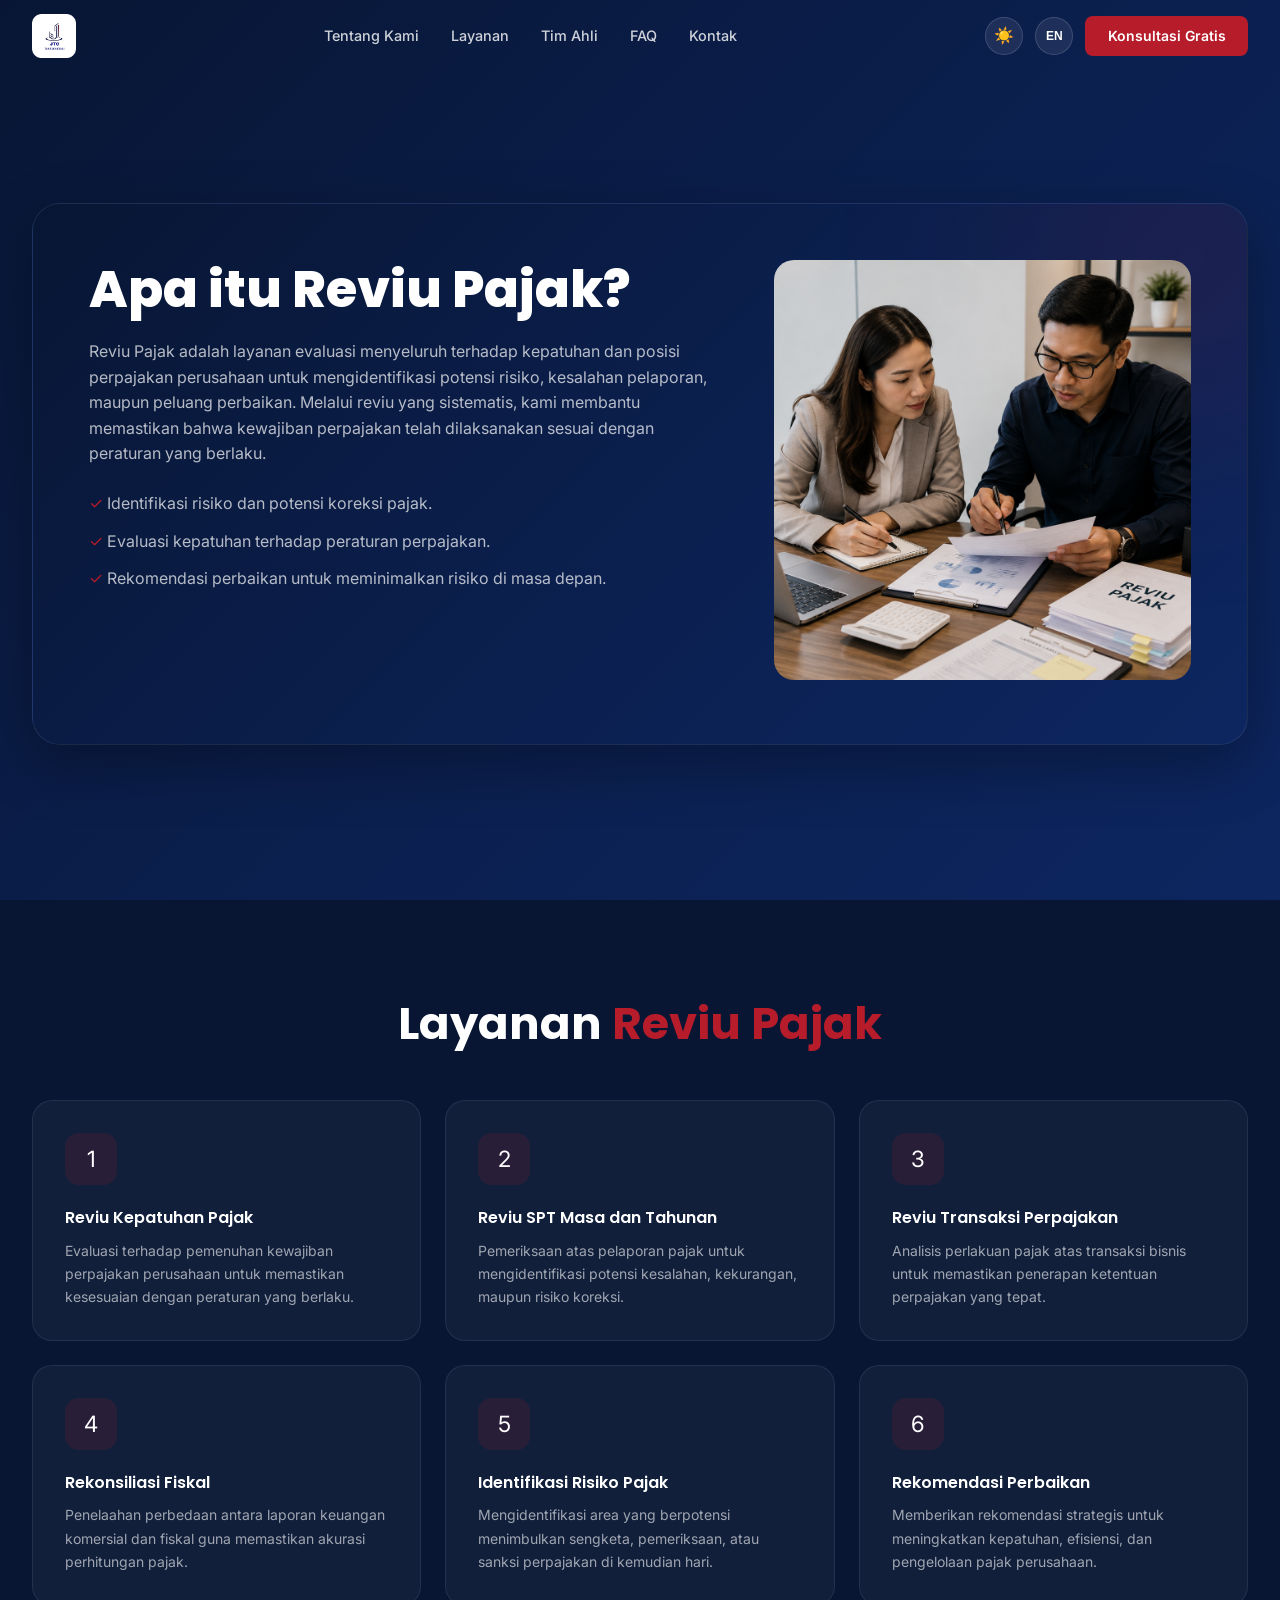
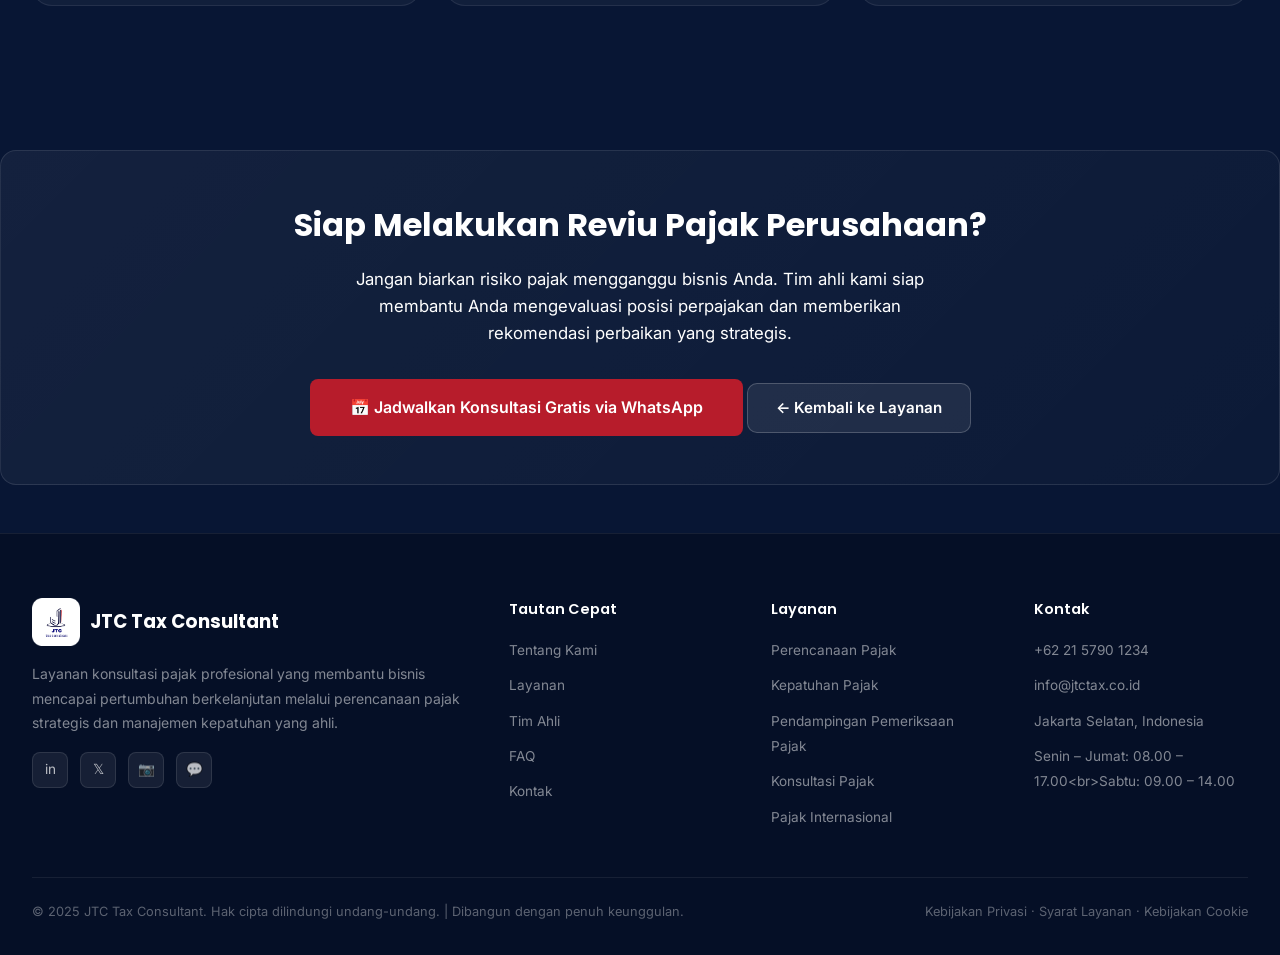
<file: Reviu-pajak.html>
<!DOCTYPE html>
<html lang="id">
<head>
<meta charset="UTF-8">
<meta name="viewport" content="width=device-width, initial-scale=1.0">
<title>Reviu Pajak JTC Tax Consultant</title>
<meta name="description" content="Layanan reviu pajak komprehensif untuk mengevaluasi kepatuhan dan posisi perpajakan perusahaan, mengidentifikasi risiko, dan memberikan rekomendasi perbaikan.">
<link rel="icon" href="assets/logo.png" type="image/png">
<link href="https://fonts.googleapis.com/css2?family=Poppins:wght@300;400;500;600;700;800&family=Inter:wght@300;400;500;600&display=swap" rel="stylesheet">
<link rel="stylesheet" href="style.css">
<style>
.service-detail-hero {
  min-height: 60vh;
  background: linear-gradient(135deg, var(--c1) 0%, var(--c2) 50%, var(--c3) 100%);
  position: relative;
  overflow: hidden;
  display: flex;
  align-items: center;
  padding: 7rem 2rem 4rem;
}
.service-detail-inner {
  max-width: 900px;
  margin: 0 auto;
}
.service-detail-hero h1 {
  font-size: 3.2rem;
  font-weight: 800;
  margin-bottom: 1.5rem;
  color: var(--text);
}
.service-detail-hero p {
  font-size: 1.1rem;
  line-height: 1.8;
  color: rgba(var(--ink), 0.8);
  margin-bottom: 2rem;
}
.service-breadcrumb {
  margin-bottom: 2rem;
  display: flex;
  align-items: center;
  gap: 0.5rem;
  color: rgba(var(--ink), 0.7);
  font-size: 0.95rem;
}
.service-breadcrumb a {
  color: var(--accent);
  text-decoration: none;
}
.service-breadcrumb a:hover {
  text-decoration: underline;
}
.service-content {
  max-width: 900px;
  margin: 0 auto;
  padding: 4rem 2rem;
}
.service-section {
  margin-bottom: 3rem;
}
.service-section h2 {
  font-size: 2rem;
  margin-bottom: 1.5rem;
  color: var(--text);
}
.service-section h3 {
  font-size: 1.3rem;
  margin: 1.5rem 0 1rem;
  color: var(--text);
}
.service-section p {
  font-size: 1rem;
  line-height: 1.8;
  color: rgba(var(--ink), 0.8);
  margin-bottom: 1rem;
}
.feature-list {
  list-style: none;
  margin: 2rem 0;
}
.feature-list li {
  display: flex;
  gap: 1rem;
  margin-bottom: 1.2rem;
  font-size: 1rem;
  line-height: 1.6;
}
.feature-list li:before {
  content: "✓";
  color: var(--accent);
  font-weight: bold;
  flex-shrink: 0;
  font-size: 1.3rem;
}
.process-steps {
  display: grid;
  grid-template-columns: repeat(auto-fit, minmax(220px, 1fr));
  gap: 2rem;
  margin: 2rem 0;
}
.process-step {
  background: rgba(var(--ink), 0.03);
  border: 1px solid rgba(var(--ink), 0.1);
  padding: 2rem;
  border-radius: 12px;
  text-align: center;
}
.process-step-num {
  display: inline-flex;
  align-items: center;
  justify-content: center;
  width: 50px;
  height: 50px;
  background: var(--accent);
  color: white;
  border-radius: 50%;
  font-weight: bold;
  font-size: 1.3rem;
  margin-bottom: 1rem;
}
.process-step h4 {
  font-size: 1.1rem;
  margin-bottom: 0.5rem;
}
.process-step p {
  font-size: 0.95rem;
}
.cta-section {
  background: linear-gradient(135deg, rgba(var(--ink), 0.05), rgba(var(--ink), 0.02));
  border: 1px solid rgba(var(--ink), 0.1);
  border-radius: 16px;
  padding: 3rem;
  text-align: center;
  margin: 3rem 0;
}
.cta-section h2 {
  font-size: 2rem;
  margin-bottom: 1rem;
}
.cta-section p {
  font-size: 1.05rem;
  margin-bottom: 2rem;
  max-width: 600px;
  margin-left: auto;
  margin-right: auto;
}
.btn-cta {
  display: inline-block;
  background: var(--accent);
  color: white;
  padding: 1rem 2.5rem;
  border-radius: 8px;
  text-decoration: none;
  font-weight: 600;
  transition: all 0.3s ease;
  cursor: pointer;
  border: none;
  font-size: 1rem;
}
.btn-cta:hover {
  background: var(--accent-hover);
  transform: translateY(-2px);
}
.btn-secondary {
  background: transparent;
  color: var(--accent);
  border: 2px solid var(--accent);
  padding: 0.8rem 2rem;
}
.btn-secondary:hover {
  background: var(--accent);
  color: white;
}

*{margin:0;padding:0;box-sizing:border-box}
body{font-family:Poppins,sans-serif;background:#f6f7fb;color:#111827}
.hero{padding:40px 24px}
.hero-card{
max-width:1400px;
margin:auto;
border-radius:28px;
overflow:hidden;

background:
linear-gradient(
  135deg,
  #071020 0%,
  #0c1d46 45%,
  #14377d 100%
);

box-shadow:
0 20px 60px rgba(0,0,0,.25);

position:relative;
}
.hero-card{
  background:
  linear-gradient(
    135deg,
    var(--c1) 0%,
    var(--c2) 50%,
    var(--c3) 100%
  );

  border:1px solid rgba(var(--ink),.08);

  box-shadow:
  0 20px 60px var(--card-shadow);

  border-radius:28px;
}
.hero-card::after{
  content:"";
  position:absolute;

  width:350px;
  height:350px;

  right:-120px;
  top:-120px;

  border-radius:50%;

  background:
  rgba(183,28,43,.10);

  filter:blur(100px);

  pointer-events:none;
}
.hero-grid{position:relative;z-index:2;display:grid;grid-template-columns:1.2fr .8fr;gap:60px;padding:56px}
.hero h1{
  color:var(--text);
}

.hero p,
.hero li,
.crumb{
  color:rgba(var(--ink),.7);
}
.hero ul{list-style:none;margin-top:24px}
.hero li{margin:12px 0}
.hero li:before{content:"✓ ";
        color: var(--accent)}
.hero img{width:100%;height:420px;object-fit:cover;border-radius:20px}
.about{max-width:1400px;margin:auto;padding:60px 24px;display:grid;grid-template-columns:260px 1fr;gap:50px}
.card{background:#dfe5f5;padding:18px;border-radius:20px}
.book{height:320px;border-radius:12px;background:linear-gradient(135deg,#0b1024,#1e3a8a)}
.btn{display:block;text-align:center;text-decoration:none;background:#0f1f5b;color:#fff;padding:14px;border-radius:999px;margin-top:18px}
.content h2{margin-bottom:16px}
.content p{line-height:1.9;margin-bottom:18px}
@media(max-width:900px){
.hero-grid,.about{grid-template-columns:1fr}
.hero h1{font-size:2rem}
.hero img{height:280px}
}
</style>
</head>
<body class="jtc-landing" data-theme="dark">

<div class="scroll-bar" id="jtc-scrollBar"></div>

<!-- NAV -->
<nav id="jtc-navbar">
<div class="nav-inner">
<a href="index.html" class="logo">
<img src="assets/logo.png" alt="JTC Tax Consultant" class="logo-img">
</a>
<ul class="nav-links" id="jtc-navLinks">
<li><a href="index.html#jtc-about" data-i18n="nav.about">Tentang Kami</a></li>
<li><a href="index.html#jtc-services" data-i18n="nav.services">Layanan</a></li>
<li><a href="index.html#jtc-experts" data-i18n="nav.experts">Tim Ahli</a></li>
<li><a href="index.html#jtc-faq" data-i18n="nav.faq">FAQ</a></li>
<li><a href="index.html#jtc-contact" data-i18n="nav.contact">Kontak</a></li>
</ul>
<div class="nav-right">
<button class="theme-toggle" id="jtc-themeToggle" aria-label="Toggle light/dark theme">☀️</button>
<button class="lang-toggle" id="jtc-langToggle" aria-label="Switch language" title="Ganti bahasa">EN</button>
<a href="index.html#jtc-consultation" class="nav-cta" data-i18n="nav.cta">Konsultasi Gratis</a>
<button class="hamburger" id="jtc-hamburger" aria-label="Menu">
<span></span><span></span><span></span>
</button>
</div>
</div>
</nav>

<!-- HERO -->
<section class="hero">
<div class="hero-card">
<div class="hero-grid">
<div>
<h1 data-i18n="taxreview.hero.title">Apa itu Reviu Pajak?</h1>
<p data-i18n="taxreview.hero.desc">Reviu Pajak adalah layanan evaluasi menyeluruh terhadap kepatuhan dan posisi perpajakan perusahaan untuk mengidentifikasi potensi risiko, kesalahan pelaporan, maupun peluang perbaikan. Melalui reviu yang sistematis, kami membantu memastikan bahwa kewajiban perpajakan telah dilaksanakan sesuai dengan peraturan yang berlaku.</p>
<ul>
<li data-i18n="taxreview.hero.li1">Identifikasi risiko dan potensi koreksi pajak.</li>
<li data-i18n="taxreview.hero.li2">Evaluasi kepatuhan terhadap peraturan perpajakan.</li>
<li data-i18n="taxreview.hero.li3">Rekomendasi perbaikan untuk meminimalkan risiko di masa depan.</li>
</ul>
</div>
<div>
<img src="assets/Reviu Pajak.png" alt="tax review">
</div>
</div>
</div>
</section>

<!-- CONTENT -->
<section class="why-section" id="jtc-why">
<div class="section-inner">
<h2 class="section-title" style="text-align:center" data-i18n-html="taxreview.services.title">
Layanan <span>Reviu Pajak</span>
</h2>

<div class="why-grid">

<div class="why-card">
<div class="why-icon">1</div>
<div class="why-title" data-i18n="taxreview.service1.title">Reviu Kepatuhan Pajak</div>
<div class="why-desc" data-i18n="taxreview.service1.desc">
Evaluasi terhadap pemenuhan kewajiban perpajakan perusahaan untuk memastikan kesesuaian dengan peraturan yang berlaku.
</div>
</div>

<div class="why-card">
<div class="why-icon">2</div>
<div class="why-title" data-i18n="taxreview.service2.title">Reviu SPT Masa dan Tahunan</div>
<div class="why-desc" data-i18n="taxreview.service2.desc">
Pemeriksaan atas pelaporan pajak untuk mengidentifikasi potensi kesalahan, kekurangan, maupun risiko koreksi.
</div>
</div>

<div class="why-card">
<div class="why-icon">3</div>
<div class="why-title" data-i18n="taxreview.service3.title">Reviu Transaksi Perpajakan</div>
<div class="why-desc" data-i18n="taxreview.service3.desc">
Analisis perlakuan pajak atas transaksi bisnis untuk memastikan penerapan ketentuan perpajakan yang tepat.
</div>
</div>

<div class="why-card">
<div class="why-icon">4</div>
<div class="why-title" data-i18n="taxreview.service4.title">Rekonsiliasi Fiskal</div>
<div class="why-desc" data-i18n="taxreview.service4.desc">
Penelaahan perbedaan antara laporan keuangan komersial dan fiskal guna memastikan akurasi perhitungan pajak.
</div>
</div>

<div class="why-card">
<div class="why-icon">5</div>
<div class="why-title" data-i18n="taxreview.service5.title">Identifikasi Risiko Pajak</div>
<div class="why-desc" data-i18n="taxreview.service5.desc">
Mengidentifikasi area yang berpotensi menimbulkan sengketa, pemeriksaan, atau sanksi perpajakan di kemudian hari.
</div>
</div>

<div class="why-card">
<div class="why-icon">6</div>
<div class="why-title" data-i18n="taxreview.service6.title">Rekomendasi Perbaikan</div>
<div class="why-desc" data-i18n="taxreview.service6.desc">
Memberikan rekomendasi strategis untuk meningkatkan kepatuhan, efisiensi, dan pengelolaan pajak perusahaan.
</div>
</div>

</div>
</div>
</section>

<!-- CTA SECTION -->
<div class="cta-section">
<h2 data-i18n="taxreview.cta.title">Siap Melakukan Reviu Pajak Perusahaan?</h2>
<p data-i18n="taxreview.cta.desc">Jangan biarkan risiko pajak mengganggu bisnis Anda. Tim ahli kami siap membantu Anda mengevaluasi posisi perpajakan dan memberikan rekomendasi perbaikan yang strategis.</p>
<a href="index.html#jtc-consultation" class="btn-cta" data-i18n="consult.submit">📅 Jadwalkan Konsultasi Gratis</a>
<a href="index.html#jtc-services" class="btn-cta btn-secondary" data-i18n="taxreview.back">← Kembali ke Layanan</a>
</div>

<!-- FOOTER -->
<footer>
<div class="footer-inner">
<div class="footer-grid">
<div class="footer-brand">
<div class="footer-logo">
<img src="assets/logo.png" alt="JTC Tax Consultant" class="logo-img">
<span>JTC Tax Consultant</span>
</div>
<p data-i18n="footer.brand">Layanan konsultasi pajak profesional yang membantu bisnis mencapai pertumbuhan berkelanjutan melalui perencanaan pajak strategis dan manajemen kepatuhan yang ahli.</p>
<div class="footer-socials">
<a href="#" class="social-btn" aria-label="LinkedIn">in</a>
<a href="#" class="social-btn" aria-label="Twitter">𝕏</a>
<a href="#" class="social-btn" aria-label="Instagram">📷</a>
<a href="#" class="social-btn" aria-label="WhatsApp">💬</a>
</div>
</div>
<div class="footer-col">
<h4 data-i18n="footer.quicklinks">Tautan Cepat</h4>
<ul>
<li><a href="index.html#jtc-about" data-i18n="nav.about">Tentang Kami</a></li>
<li><a href="index.html#jtc-services" data-i18n="nav.services">Layanan</a></li>
<li><a href="index.html#jtc-experts" data-i18n="nav.experts">Tim Ahli</a></li>
<li><a href="index.html#jtc-faq" data-i18n="nav.faq">FAQ</a></li>
<li><a href="index.html#jtc-contact" data-i18n="nav.contact">Kontak</a></li>
</ul>
</div>
<div class="footer-col">
<h4 data-i18n="footer.services">Layanan Lainnya</h4>
<ul>
<li><a href="Perancanaan-pajak.html" data-i18n="services.s2">Perencanaan Pajak</a></li>
<li><a href="Kepatuhan-pajak.html" data-i18n="services.s3">Kepatuhan Pajak</a></li>
<li><a href="Pendampingan-pemeriksaan-pajak.html" data-i18n="services.s4">Pendampingan Audit</a></li>
<li><a href="konsultasi-pajak.html" data-i18n="services.s1">Konsultasi Pajak</a></li>
<li><a href="Pajak-International.html" data-i18n="services.s7">Pajak Internasional</a></li>
</ul>
</div>
<div class="footer-col">
<h4 data-i18n="footer.contact">Kontak</h4>
<ul>
<li><a href="tel:+622157901234">+62 21 5790 1234</a></li>
<li><a href="mailto:info@jtctax.co.id">info@jtctax.co.id</a></li>
<li><a href="index.html#jtc-contact">Jakarta Selatan, Indonesia</a></li>
<li><a href="index.html#jtc-contact" data-i18n="contact.hours.val">Sen–Jum, 08.00–17.00</a></li>
</ul>
</div>
</div>
<div class="footer-bottom">
<p data-i18n="footer.copyright">© 2025 JTC Tax Consultant. Hak cipta dilindungi undang-undang. | Dibangun dengan penuh keunggulan.</p>
<p data-i18n="footer.policy">Kebijakan Privasi · Syarat Layanan · Kebijakan Cookie</p>
</div>
</div>
</footer>

<script src="script.js"></script>
</body>
</html>
</file>
<file: style.css>
/* ===================================================================
   JTC TAX CONSULTANT — style.css
   Dark theme (default) + Light theme (data-theme="light") via CSS vars
=================================================================== */

*,*::before,*::after{box-sizing:border-box;margin:0;padding:0}
html{scroll-behavior:smooth}
html,body{overflow-x:hidden;width:100%}

body.jtc-landing{
  --accent:#B71C2B;
  --accent-hover:#9e1724;
  --success:#10B981;
  --warning:#F59E0B;
  --ink:255,255,255;
  --text:#ffffff;
  --c1:#081634;
  --c2:#0B1F4D;
  --c3:#0d2660;
  --c4:#091a40;
  --c5:#12266a;
  --select-bg:#0B1F4D;
  --nav-scrolled:rgba(8,22,52,.92);
  --grid-line:rgba(255,255,255,.025);
  --card-shadow:rgba(0,0,0,.3);
  --tag-text:#f87171;
  font-family:'Inter',sans-serif;
  background:var(--c1);
  color:var(--text);
  line-height:1.6;
  transition:background .35s ease,color .35s ease;
}

body.jtc-landing[data-theme="light"]{
  --ink:11,31,77;
  --text:#0B1F4D;
  --c1:#FFFFFF;
  --c2:#EFF3FB;
  --c3:#F4F7FC;
  --c4:#F7F9FC;
  --c5:#E3EAF8;
  --select-bg:#FFFFFF;
  --nav-scrolled:rgba(255,255,255,.92);
  --grid-line:rgba(11,31,77,.05);
  --card-shadow:rgba(15,40,90,.12);
  --tag-text:#B71C2B;
}

.jtc-landing h1,.jtc-landing h2,.jtc-landing h3,.jtc-landing h4,.jtc-landing h5{font-family:'Poppins',sans-serif}

/* NAV */
.jtc-landing nav{position:fixed;top:0;left:0;right:0;z-index:100;padding:0 2rem;transition:background .4s ease,padding .4s ease;background:transparent}
.jtc-landing nav.scrolled{background:var(--nav-scrolled);backdrop-filter:blur(24px);border-bottom:1px solid rgba(var(--ink),.08)}
.jtc-landing .nav-inner{max-width:1280px;margin:0 auto;display:flex;align-items:center;justify-content:space-between;height:72px;gap:1rem;position:relative}
.jtc-landing .logo{display:flex;align-items:center;gap:.6rem;text-decoration:none;flex-shrink:0}
.jtc-landing .logo-img{height:44px;width:auto;display:block}
.jtc-landing .logo-text{font-family:'Poppins',sans-serif;font-weight:700;font-size:1.05rem;color:var(--text);line-height:1.2;white-space:nowrap}
.jtc-landing .nav-links{display:flex;align-items:center;gap:2rem;list-style:none}
.jtc-landing .nav-links a{color:rgba(var(--ink),.8);text-decoration:none;font-size:.9rem;font-weight:500;transition:color .2s}
.jtc-landing .nav-links a:hover{color:var(--text)}
.jtc-landing .nav-right{display:flex;align-items:center;gap:.75rem}
.jtc-landing .nav-cta{background:var(--accent);color:#fff;padding:.55rem 1.4rem;border-radius:8px;font-size:.875rem;font-weight:600;text-decoration:none;transition:background .2s,transform .15s;white-space:nowrap}
.jtc-landing .nav-cta:hover{background:var(--accent-hover);transform:translateY(-1px)}
.jtc-landing .theme-toggle{width:38px;height:38px;border-radius:50%;background:rgba(var(--ink),.08);border:1px solid rgba(var(--ink),.15);display:flex;align-items:center;justify-content:center;cursor:pointer;font-size:1rem;flex-shrink:0;transition:.2s}
.jtc-landing .theme-toggle:hover{background:rgba(var(--ink),.15)}
.jtc-landing .lang-toggle{width:38px;height:38px;border-radius:50%;background:rgba(var(--ink),.08);border:1px solid rgba(var(--ink),.15);display:flex;align-items:center;justify-content:center;cursor:pointer;font-size:.75rem;font-weight:700;color:var(--text);flex-shrink:0;transition:.2s}
.jtc-landing .lang-toggle:hover{background:rgba(var(--ink),.15)}
.jtc-landing .hamburger{display:none;flex-direction:column;gap:5px;cursor:pointer;background:none;border:none;padding:4px;flex-shrink:0}
.jtc-landing .hamburger span{display:block;width:24px;height:2px;background:var(--text);border-radius:2px;transition:.3s}
.jtc-landing .hamburger.active span:nth-child(1){transform:translateY(7px) rotate(45deg)}
.jtc-landing .hamburger.active span:nth-child(2){opacity:0}
.jtc-landing .hamburger.active span:nth-child(3){transform:translateY(-7px) rotate(-45deg)}

@media(max-width:860px){
  .jtc-landing .nav-links{
    display:flex;flex-direction:column;align-items:flex-start;gap:0;
    position:absolute;top:72px;left:0;right:0;
    background:var(--nav-scrolled);backdrop-filter:blur(20px);
    border-bottom:1px solid rgba(var(--ink),.1);
    max-height:0;overflow:hidden;padding:0 1.5rem;
  }
  .jtc-landing .nav-links.active{max-height:420px;padding:.5rem 1.5rem 1.5rem}
  .jtc-landing .nav-links li{width:100%;border-bottom:1px solid rgba(var(--ink),.06)}
  .jtc-landing .nav-links li:last-child{border-bottom:none}
  .jtc-landing .nav-links a{display:block;padding:.9rem 0}
  .jtc-landing .hamburger{display:flex}
}

/* HERO */
.jtc-landing .hero{min-height:100vh;background:linear-gradient(135deg,var(--c1) 0%,var(--c2) 50%,var(--c3) 100%);position:relative;overflow:hidden;display:flex;align-items:center;padding:7rem 2rem 4rem}
.jtc-landing .aurora{position:absolute;inset:0;pointer-events:none;overflow:hidden}
.jtc-landing .aurora-blob{position:absolute;border-radius:50%;filter:blur(80px);opacity:.15}
.jtc-landing .aurora-1{width:700px;height:700px;background:radial-gradient(circle,#B71C2B,transparent);top:-200px;right:-100px;animation:jtc-drift1 12s ease-in-out infinite alternate}
.jtc-landing .aurora-2{width:500px;height:500px;background:radial-gradient(circle,#1e40af,transparent);bottom:-100px;left:-150px;animation:jtc-drift2 15s ease-in-out infinite alternate}
.jtc-landing .aurora-3{width:400px;height:400px;background:radial-gradient(circle,#4f46e5,transparent);top:30%;left:40%;animation:jtc-drift3 10s ease-in-out infinite alternate}
@keyframes jtc-drift1{from{transform:translate(0,0) scale(1)}to{transform:translate(-60px,40px) scale(1.1)}}
@keyframes jtc-drift2{from{transform:translate(0,0) scale(1)}to{transform:translate(40px,-30px) scale(1.15)}}
@keyframes jtc-drift3{from{transform:translate(0,0)}to{transform:translate(-30px,20px)}}
.jtc-landing .grid-overlay{position:absolute;inset:0;background-image:linear-gradient(var(--grid-line) 1px,transparent 1px),linear-gradient(90deg,var(--grid-line) 1px,transparent 1px);background-size:60px 60px}

.jtc-landing .hero-inner{max-width:1280px;margin:0 auto;display:grid;grid-template-columns:1fr 1fr;gap:4rem;align-items:center;position:relative;z-index:2;width:100%}
.jtc-landing .trust-badge{display:inline-flex;align-items:center;gap:.5rem;background:rgba(var(--ink),.08);border:1px solid rgba(var(--ink),.15);border-radius:50px;padding:.4rem 1rem;font-size:.8rem;font-weight:500;color:rgba(var(--ink),.9);margin-bottom:1.5rem;backdrop-filter:blur(8px)}
.jtc-landing .trust-dot{width:8px;height:8px;background:var(--success);border-radius:50%;animation:jtc-pulse 2s infinite;flex-shrink:0}
@keyframes jtc-pulse{0%,100%{opacity:1}50%{opacity:.4}}
.jtc-landing .hero h1{font-size:clamp(2rem,4vw,3.4rem);font-weight:800;line-height:1.15;margin-bottom:1.25rem;color:var(--text)}
.jtc-landing .hero h1 span{color:var(--accent)}
.jtc-landing .hero-desc{font-size:1.05rem;color:rgba(var(--ink),.7);max-width:480px;margin-bottom:2rem;line-height:1.75}
.jtc-landing .hero-actions{display:flex;gap:1rem;flex-wrap:wrap;margin-bottom:2.5rem}
.jtc-landing .btn-primary{background:var(--accent);color:#fff;padding:.75rem 1.75rem;border-radius:10px;font-weight:600;font-size:.95rem;text-decoration:none;display:inline-flex;align-items:center;gap:.5rem;transition:all .2s;border:none;cursor:pointer}
.jtc-landing .btn-primary:hover{background:var(--accent-hover);transform:translateY(-2px);box-shadow:0 8px 24px rgba(183,28,43,.35)}
.jtc-landing .btn-secondary{background:rgba(var(--ink),.08);color:var(--text);padding:.75rem 1.75rem;border-radius:10px;font-weight:600;font-size:.95rem;text-decoration:none;display:inline-flex;align-items:center;gap:.5rem;border:1px solid rgba(var(--ink),.2);transition:all .2s;cursor:pointer}
.jtc-landing .btn-secondary:hover{background:rgba(var(--ink),.14);transform:translateY(-2px)}
.jtc-landing .hero-metrics{display:flex;gap:2rem;flex-wrap:wrap}
.jtc-landing .metric{text-align:center}
.jtc-landing .metric-num{font-family:'Poppins',sans-serif;font-size:1.6rem;font-weight:700;color:var(--text)}
.jtc-landing .metric-num span{color:var(--accent)}
.jtc-landing .metric-label{font-size:.78rem;color:rgba(var(--ink),.55);font-weight:500}

/* HERO RIGHT / 3D */
.jtc-landing .hero-visual{position:relative;height:540px;display:flex;align-items:center;justify-content:center}
.jtc-landing .hero-canvas{position:relative;width:100%;height:100%}
.jtc-landing canvas#jtc-heroCanvas{position:absolute;inset:0;width:100%;height:100%}

/* FLOATING CARDS */
.jtc-landing .float-card{position:absolute;background:rgba(var(--ink),.07);backdrop-filter:blur(20px);border:1px solid rgba(var(--ink),.15);border-radius:16px;padding:1rem 1.25rem;min-width:150px;animation:jtc-float 6s ease-in-out infinite;box-shadow:0 8px 32px var(--card-shadow)}
.jtc-landing .float-card:nth-child(1){top:5%;left:5%;animation-delay:0s}
.jtc-landing .float-card:nth-child(2){top:5%;right:5%;animation-delay:1.5s}
.jtc-landing .float-card:nth-child(3){bottom:15%;left:2%;animation-delay:.8s}
.jtc-landing .float-card:nth-child(4){bottom:10%;right:5%;animation-delay:2.2s}
@keyframes jtc-float{0%,100%{transform:translateY(0)}50%{transform:translateY(-12px)}}
.jtc-landing .float-card-val{font-family:'Poppins',sans-serif;font-size:1.5rem;font-weight:700;color:var(--text);line-height:1}
.jtc-landing .float-card-val.accent{color:var(--accent)}
.jtc-landing .float-card-val.green{color:var(--success)}
.jtc-landing .float-card-label{font-size:.72rem;color:rgba(var(--ink),.6);margin-top:.25rem;font-weight:500}
.jtc-landing .float-card-icon{font-size:1.2rem;margin-bottom:.4rem}

/* MARQUEE */
.jtc-landing .marquee-section{background:rgba(var(--ink),.03);border-top:1px solid rgba(var(--ink),.07);border-bottom:1px solid rgba(var(--ink),.07);padding:1.25rem 0;overflow:hidden}
.jtc-landing .marquee-track{display:flex;gap:0;width:max-content;animation:jtc-marquee 30s linear infinite}
.jtc-landing .marquee-track:hover{animation-play-state:paused}
.jtc-landing .marquee-item{display:flex;align-items:center;gap:.75rem;padding:0 2.5rem;white-space:nowrap;color:rgba(var(--ink),.5);font-size:.85rem;font-weight:500;border-right:1px solid rgba(var(--ink),.1)}
.jtc-landing .marquee-item svg{opacity:.5}
@keyframes jtc-marquee{from{transform:translateX(0)}to{transform:translateX(-50%)}}

/* SECTIONS */
.jtc-landing section{padding:6rem 2rem}
.jtc-landing .section-inner{max-width:1280px;margin:0 auto}
.jtc-landing .section-tag{display:inline-block;background:rgba(183,28,43,.15);color:var(--tag-text);border:1px solid rgba(183,28,43,.3);border-radius:50px;padding:.3rem .9rem;font-size:.78rem;font-weight:600;letter-spacing:.05em;text-transform:uppercase;margin-bottom:1rem}
.jtc-landing .section-title{font-size:clamp(1.7rem,3.5vw,2.8rem);font-weight:700;color:var(--text);line-height:1.25;margin-bottom:1rem}
.jtc-landing .section-title span{color:var(--accent)}
.jtc-landing .section-desc{color:rgba(var(--ink),.65);max-width:560px;font-size:1rem;line-height:1.75;margin:0 auto;text-align:center;}

/* ABOUT */
.jtc-landing .about-section{background:linear-gradient(180deg,var(--c1),var(--c3) 50%,var(--c1))}
.jtc-landing .about-grid{display:grid;grid-template-columns:1fr 1fr;gap:5rem;align-items:center}
.jtc-landing .about-image-wrap{position:relative;padding-top:1.5rem}
.jtc-landing .about-image{width:100%;aspect-ratio:4/3;background:linear-gradient(135deg,rgba(11,31,77,.8),rgba(183,28,43,.3));border-radius:24px;border:1px solid rgba(var(--ink),.1);display:flex;align-items:center;justify-content:center;overflow:hidden;position:relative}
.jtc-landing .about-badge{position:absolute;top:-1.25rem;right:1.5rem;background:var(--accent);border-radius:16px;padding:1.1rem 1.4rem;box-shadow:0 12px 40px rgba(183,28,43,.45);z-index:2}
.jtc-landing .about-badge-num{font-family:'Poppins',sans-serif;font-size:1.6rem;font-weight:800;color:#fff;line-height:1}
.jtc-landing .about-badge-text{font-size:.72rem;color:rgba(255,255,255,.85);font-weight:500}
.jtc-landing .about-stats{display:grid;grid-template-columns:1fr 1fr;gap:1rem;margin-top:1.5rem}
.jtc-landing .about-stat{background:rgba(var(--ink),.05);border:1px solid rgba(var(--ink),.08);border-radius:12px;padding:1rem;text-align:center}
.jtc-landing .about-stat-num{font-family:'Poppins',sans-serif;font-size:1.4rem;font-weight:700;color:var(--text)}
.jtc-landing .about-stat-label{font-size:.75rem;color:rgba(var(--ink),.55);margin-top:.25rem}
.jtc-landing .vm-cards{display:grid;gap:1rem;margin-top:2rem}
.jtc-landing .vm-card{background:rgba(var(--ink),.05);border:1px solid rgba(var(--ink),.08);border-radius:14px;padding:1.25rem 1.5rem;display:flex;gap:1rem;align-items:flex-start}
.jtc-landing .vm-icon{width:40px;height:40px;border-radius:10px;display:flex;align-items:center;justify-content:center;flex-shrink:0;font-size:1.1rem}
.jtc-landing .vm-icon.red{background:rgba(183,28,43,.2)}
.jtc-landing .vm-icon.blue{background:rgba(59,130,246,.15)}
.jtc-landing .vm-title{font-family:'Poppins',sans-serif;font-weight:600;color:var(--text);font-size:.95rem;margin-bottom:.25rem}
.jtc-landing .vm-text{font-size:.85rem;color:rgba(var(--ink),.6);line-height:1.6}

/* WHY CHOOSE */
.jtc-landing .why-section{background:var(--c1)}
.jtc-landing .why-grid{display:grid;grid-template-columns:repeat(3,1fr);gap:1.5rem;margin-top:3rem}
.jtc-landing .why-card{background:rgba(var(--ink),.04);border:1px solid rgba(var(--ink),.08);border-radius:20px;padding:2rem;transition:all .35s ease;cursor:default;position:relative;overflow:hidden}
.jtc-landing .why-card::before{content:'';position:absolute;inset:0;background:linear-gradient(135deg,rgba(183,28,43,.06),transparent);opacity:0;transition:.35s}
.jtc-landing .why-card:hover{border-color:rgba(183,28,43,.3);transform:translateY(-6px);box-shadow:0 20px 60px var(--card-shadow)}
.jtc-landing .why-card:hover::before{opacity:1}
.jtc-landing .why-icon{width:52px;height:52px;border-radius:14px;background:rgba(183,28,43,.15);display:flex;align-items:center;justify-content:center;margin-bottom:1.25rem;font-size:1.4rem}
.jtc-landing .why-title{font-family:'Poppins',sans-serif;font-weight:600;color:var(--text);font-size:1rem;margin-bottom:.5rem}
.jtc-landing .why-desc{font-size:.875rem;color:rgba(var(--ink),.6);line-height:1.65}

/* SERVICES */
.jtc-landing .services-section{background:linear-gradient(180deg,var(--c1),var(--c4))}
.jtc-landing .services-grid{display:grid;grid-template-columns:repeat(4,1fr);gap:1.25rem;margin-top:3rem}
.jtc-landing .service-card{background:rgba(var(--ink),.04);border:1px solid rgba(var(--ink),.07);border-radius:18px;padding:1.75rem;transition:all .3s ease;cursor:pointer;position:relative;overflow:hidden}
.jtc-landing .service-card::after{content:'';position:absolute;bottom:0;left:0;right:0;height:3px;background:var(--accent);transform:scaleX(0);transition:.3s;transform-origin:left}
.jtc-landing .service-card:hover{border-color:rgba(var(--ink),.15);transform:translateY(-4px);box-shadow:0 16px 40px var(--card-shadow)}
.jtc-landing .service-card:hover::after{transform:scaleX(1)}
.jtc-landing .service-icon{width:44px;height:44px;border-radius:12px;background:rgba(183,28,43,.12);display:flex;align-items:center;justify-content:center;margin-bottom:1rem;font-size:1.1rem}
.jtc-landing .service-title{font-family:'Poppins',sans-serif;font-weight:600;color:var(--text);font-size:.95rem;margin-bottom:.4rem}
.jtc-landing .service-desc{font-size:.8rem;color:rgba(var(--ink),.55);line-height:1.6}
.jtc-landing .service-arrow{margin-top:1rem;color:var(--accent);font-size:.8rem;font-weight:600;display:flex;align-items:center;gap:.3rem}

/* WORKFLOW */
.jtc-landing .workflow-section{background:var(--c1);padding:6rem 2rem}
.jtc-landing .workflow-steps{display:flex;align-items:flex-start;gap:0;margin-top:3.5rem;position:relative}
.jtc-landing .workflow-steps::before{content:'';position:absolute;top:28px;left:calc(10% + 28px);right:calc(10% + 28px);height:2px;background:linear-gradient(90deg,var(--accent),rgba(183,28,43,.2));z-index:0}
.jtc-landing .workflow-step{flex:1;text-align:center;position:relative;z-index:1;min-width:0}
.jtc-landing .workflow-num{width:56px;height:56px;border-radius:50%;background:var(--accent);display:flex;align-items:center;justify-content:center;font-family:'Poppins',sans-serif;font-weight:700;font-size:1.1rem;color:#fff;margin:0 auto 1rem;box-shadow:0 0 0 4px rgba(183,28,43,.2),0 0 0 8px rgba(183,28,43,.08)}
.jtc-landing .workflow-title{font-family:'Poppins',sans-serif;font-weight:600;color:var(--text);font-size:.9rem;margin-bottom:.35rem}
.jtc-landing .workflow-desc{font-size:.78rem;color:rgba(var(--ink),.5);line-height:1.5;padding:0 .5rem}

/* STATS */
.jtc-landing .stats-section{background:linear-gradient(135deg,var(--c2),var(--c5));padding:5rem 2rem}
.jtc-landing .stats-grid{display:grid;grid-template-columns:repeat(4,1fr);gap:2rem;text-align:center}
.jtc-landing .stat-item{position:relative}
.jtc-landing .stat-num{font-family:'Poppins',sans-serif;font-size:clamp(2.2rem,5vw,4rem);font-weight:800;color:var(--text);line-height:1}
.jtc-landing .stat-num span{color:var(--accent)}
.jtc-landing .stat-label{font-size:.9rem;color:rgba(var(--ink),.6);margin-top:.5rem;font-weight:500}

/* ================================================================
   EXPERTS - 4 KOLOM SATU BARIS
   Logo LinkedIn di POJOK KANAN ATAS (absolute)
   ================================================================ */
.jtc-landing .experts-section {
  background: var(--c1);
}

.jtc-landing .experts-grid {
  display: grid;
  grid-template-columns: repeat(4, 1fr);
  gap: 1.5rem;
  margin-top: 3rem;
}

.jtc-landing .expert-card {
  position: relative;
  border-radius: 16px;
  overflow: hidden;
  aspect-ratio: 3/4;
  cursor: pointer;
  box-shadow: 0 8px 32px rgba(0,0,0,.25);
  background: transparent;
  border: none;
  padding: 0;
  transition: transform .3s ease;
}

.jtc-landing .expert-card:hover {
  transform: translateY(-5px);
}

.jtc-landing .expert-card img {
  width: 100%;
  height: 100%;
  object-fit: cover;
  display: block;
  transition: transform .45s ease;
  filter: grayscale(20%);
}

.jtc-landing .expert-card:hover img {
  transform: scale(1.06);
  filter: grayscale(0%);
}

.jtc-landing .expert-overlay {
  position: absolute;
  inset: 0;
  background: linear-gradient(to top, rgba(10,22,55,.92) 40%, transparent 100%);
  opacity: 0;
  transition: opacity .35s ease;
  display: flex;
  flex-direction: column;
  align-items: center;
  justify-content: flex-end;
  padding: 1.5rem 1.5rem 2rem;
}

.jtc-landing .expert-card:hover .expert-overlay {
  opacity: 1;
}

/* --- LINKEDIN LOGO - POJOK KANAN ATAS --- */
.jtc-landing .expert-linkedin-logo {
  position: absolute;
  top: 24px;
  right: 24px;
  width: 24px !important;
  height: 24px !important;
  max-width: 24px !important;
  max-height: 24px !important;
  opacity: 0;
  transition: opacity 0.3s ease;
  filter: brightness(0) invert(1);
  z-index: 2;
  object-fit: contain;
}

.jtc-landing .expert-card:hover .expert-linkedin-logo {
  opacity: 1;
}

/* --- NAMA (center) --- */
.jtc-landing .expert-overlay-name {
  font-family: 'Poppins', sans-serif;
  font-size: 1rem;
  font-weight: 700;
  color: #fff;
  text-align: center;
  margin: 0;
}

/* --- POSISI (center) --- */
.jtc-landing .expert-overlay-pos {
  font-size: .75rem;
  color: #B71C2B;
  font-weight: 600;
  text-transform: uppercase;
  letter-spacing: .04em;
  text-align: center;
  margin-top: 2px;
}

/* --- NAME STRIP (bawah, selalu terlihat) --- */
.jtc-landing .expert-name-strip {
  position: absolute;
  bottom: 0;
  left: 0;
  right: 0;
  padding: .8rem 1rem;
  background: linear-gradient(to top, rgba(10,22,55,.85), transparent);
  transition: opacity .35s ease;
  text-align: center;
}

.jtc-landing .expert-card:hover .expert-name-strip {
  opacity: 0;
}

.jtc-landing .expert-strip-name {
  font-family: 'Poppins', sans-serif;
  font-size: .88rem;
  font-weight: 600;
  color: #fff;
}

.jtc-landing .expert-strip-pos {
  font-size: .72rem;
  color: rgba(255,255,255,.65);
}

/* TESTIMONIALS */
.jtc-landing .testimonials-section{background:linear-gradient(180deg,var(--c4),var(--c1))}
.jtc-landing .testimonials-grid{display:grid;grid-template-columns:repeat(3,1fr);gap:1.5rem;margin-top:3rem}
.jtc-landing .testimonial-card{background:rgba(var(--ink),.05);border:1px solid rgba(var(--ink),.08);border-radius:20px;padding:1.75rem;transition:all .3s}
.jtc-landing .testimonial-card:hover{border-color:rgba(var(--ink),.15);transform:translateY(-4px)}
.jtc-landing .stars{color:#F59E0B;font-size:1rem;margin-bottom:1rem;letter-spacing:2px}
.jtc-landing .testimonial-text{font-size:.9rem;color:rgba(var(--ink),.75);line-height:1.75;margin-bottom:1.25rem;font-style:italic}
.jtc-landing .testimonial-author{display:flex;align-items:center;gap:.75rem}
.jtc-landing .author-avatar{width:40px;height:40px;border-radius:50%;display:flex;align-items:center;justify-content:center;font-weight:700;font-size:.85rem;color:#fff;flex-shrink:0}
.jtc-landing .author-name{font-family:'Poppins',sans-serif;font-weight:600;font-size:.9rem;color:var(--text)}
.jtc-landing .author-meta{font-size:.75rem;color:rgba(var(--ink),.5)}

/* FAQ */
.jtc-landing .faq-section{background:linear-gradient(180deg,var(--c1),var(--c4))}
.jtc-landing .faq-list{max-width:780px;margin:3rem auto 0;display:flex;flex-direction:column;gap:.75rem}
.jtc-landing .faq-item{background:rgba(var(--ink),.04);border:1px solid rgba(var(--ink),.08);border-radius:14px;overflow:hidden;transition:.3s}
.jtc-landing .faq-item.open{border-color:rgba(183,28,43,.3)}
.jtc-landing .faq-q{width:100%;background:none;border:none;color:var(--text);font-family:'Poppins',sans-serif;font-weight:600;font-size:.95rem;padding:1.25rem 1.5rem;text-align:left;cursor:pointer;display:flex;justify-content:space-between;align-items:center;gap:1rem}
.jtc-landing .faq-q .chevron{flex-shrink:0;width:20px;height:20px;border-radius:50%;background:rgba(var(--ink),.1);display:flex;align-items:center;justify-content:center;transition:transform .3s,background .3s;font-size:.6rem;color:var(--text)}
.jtc-landing .faq-item.open .chevron{transform:rotate(180deg);background:var(--accent);color:#fff}
.jtc-landing .faq-a{max-height:0;overflow:hidden;transition:max-height .4s ease,padding .3s}
.jtc-landing .faq-a-inner{padding:0 1.5rem 1.25rem;font-size:.875rem;color:rgba(var(--ink),.65);line-height:1.75}
.jtc-landing .faq-item.open .faq-a{max-height:200px}

/* CONSULTATION */
.jtc-landing .consultation-section{background:var(--c1);padding:6rem 2rem}
.jtc-landing .consult-wrap{background:rgba(var(--ink),.04);border:1px solid rgba(var(--ink),.08);border-radius:28px;padding:3rem;max-width:900px;margin:3rem auto 0}
.jtc-landing .consult-grid{display:grid;grid-template-columns:1fr 1fr;gap:1.25rem}
.jtc-landing .form-group{display:flex;flex-direction:column;gap:.4rem}
.jtc-landing .form-group.full{grid-column:1/-1}
.jtc-landing label{font-size:.82rem;font-weight:600;color:rgba(var(--ink),.7)}
.jtc-landing input,.jtc-landing textarea,.jtc-landing select{background:rgba(var(--ink),.06);border:1px solid rgba(var(--ink),.12);border-radius:10px;padding:.75rem 1rem;color:var(--text);font-family:'Inter',sans-serif;font-size:.9rem;width:100%;transition:.2s;outline:none}
.jtc-landing input:focus,.jtc-landing textarea:focus,.jtc-landing select:focus{border-color:rgba(183,28,43,.5);background:rgba(var(--ink),.08)}
.jtc-landing input::placeholder,.jtc-landing textarea::placeholder{color:rgba(var(--ink),.35)}
.jtc-landing select option{background:var(--select-bg);color:var(--text)}
.jtc-landing textarea{resize:vertical;min-height:110px}
.jtc-landing .submit-btn{background:var(--accent);color:#fff;padding:.9rem 2.5rem;border-radius:12px;font-family:'Poppins',sans-serif;font-weight:700;font-size:1rem;border:none;cursor:pointer;transition:.2s;margin-top:.5rem}
.jtc-landing .submit-btn:hover{background:var(--accent-hover);transform:translateY(-2px);box-shadow:0 8px 24px rgba(183,28,43,.4)}

/* CONTACT */
.jtc-landing .contact-section{background:linear-gradient(180deg,var(--c4),var(--c1))}
.jtc-landing .contact-grid{display:grid;grid-template-columns:1fr 1fr;gap:4rem;margin-top:3rem;align-items:start}
.jtc-landing .contact-info{display:flex;flex-direction:column;gap:1.5rem}
.jtc-landing .contact-item{display:flex;gap:1rem;align-items:flex-start}
.jtc-landing .contact-icon{width:44px;height:44px;border-radius:12px;background:rgba(183,28,43,.15);display:flex;align-items:center;justify-content:center;font-size:1.1rem;flex-shrink:0}
.jtc-landing .contact-label{font-size:.78rem;color:rgba(var(--ink),.5);font-weight:600;text-transform:uppercase;letter-spacing:.06em;margin-bottom:.2rem}
.jtc-landing .contact-val{color:rgba(var(--ink),.9);font-size:.9rem}
.jtc-landing .map-placeholder{background:rgba(var(--ink),.04);border:1px solid rgba(var(--ink),.08);border-radius:20px;height:280px;display:flex;align-items:center;justify-content:center;color:rgba(var(--ink),.3);font-size:.9rem;margin-top:1.5rem;text-align:center;padding:1rem}
.jtc-landing .contact-form-card{background:rgba(var(--ink),.04);border:1px solid rgba(var(--ink),.08);border-radius:24px;padding:2rem}
.jtc-landing .contact-form-card h3{font-weight:600;color:var(--text);margin-bottom:1.5rem;font-size:1.1rem}

/* FOOTER */
.jtc-landing footer{background:#050f26;border-top:1px solid rgba(255,255,255,.07);padding:4rem 2rem 2rem}
.jtc-landing .footer-inner{max-width:1280px;margin:0 auto}
.jtc-landing .footer-grid{display:grid;grid-template-columns:2fr 1fr 1fr 1fr;gap:3rem;margin-bottom:3rem}
.jtc-landing .footer-brand .footer-logo{display:flex;align-items:center;gap:.6rem;margin-bottom:.9rem}
.jtc-landing .footer-brand .footer-logo .logo-img{height:48px;width:auto}
.jtc-landing .footer-brand .footer-logo span{font-family:'Poppins',sans-serif;font-weight:700;font-size:1.15rem;color:#fff}
.jtc-landing .footer-brand p{font-size:.875rem;color:rgba(255,255,255,.5);line-height:1.75;margin:1rem 0}
.jtc-landing .footer-socials{display:flex;gap:.75rem;margin-top:1rem}
.jtc-landing .social-btn{width:36px;height:36px;border-radius:8px;background:rgba(255,255,255,.07);border:1px solid rgba(255,255,255,.1);display:flex;align-items:center;justify-content:center;color:rgba(255,255,255,.7);text-decoration:none;font-size:.85rem;transition:.2s}
.jtc-landing .social-btn:hover{background:var(--accent);border-color:var(--accent);color:#fff}
.jtc-landing .footer-col h4{font-family:'Poppins',sans-serif;font-weight:600;font-size:.9rem;color:#fff;margin-bottom:1rem}
.jtc-landing .footer-col ul{list-style:none;display:flex;flex-direction:column;gap:.6rem}
.jtc-landing .footer-col ul a{color:rgba(255,255,255,.5);text-decoration:none;font-size:.85rem;transition:color .2s}
.jtc-landing .footer-col ul a:hover{color:#fff}
.jtc-landing .footer-bottom{border-top:1px solid rgba(255,255,255,.07);padding-top:1.5rem;display:flex;justify-content:space-between;align-items:center;flex-wrap:wrap;gap:1rem}
.jtc-landing .footer-bottom p{font-size:.8rem;color:rgba(255,255,255,.35)}

/* SUCCESS MSG */
.jtc-landing .success-msg{display:none;background:rgba(16,185,129,.1);border:1px solid rgba(16,185,129,.3);border-radius:12px;padding:1rem 1.25rem;color:#6ee7b7;font-size:.9rem;margin-top:.75rem;align-items:center;gap:.5rem}
.jtc-landing .success-msg.show{display:flex}

/* SCROLL PROGRESS */
.jtc-landing .scroll-bar{position:fixed;top:0;left:0;height:3px;background:var(--accent);z-index:999;transition:width .1s linear;width:0}

/* ===================== RESPONSIVE ===================== */
@media(max-width:1024px){
  .jtc-landing .hero-inner{grid-template-columns:1fr;text-align:center}
  .jtc-landing .hero-visual{height:420px;margin-top:2rem}
  .jtc-landing .hero-actions{justify-content:center}
  .jtc-landing .hero-metrics{justify-content:center}
  .jtc-landing .hero-desc{max-width:100%;margin-left:auto;margin-right:auto}
  .jtc-landing .about-grid,.jtc-landing .contact-grid{grid-template-columns:1fr}
  .jtc-landing .about-image-wrap{padding-top:2rem;max-width:520px;margin:0 auto}
  .jtc-landing .services-grid{grid-template-columns:repeat(2,1fr)}
  .jtc-landing .experts-grid,
  .jtc-landing .testimonials-grid{grid-template-columns:repeat(2,1fr)}
  .jtc-landing .why-grid{grid-template-columns:repeat(2,1fr)}
  .jtc-landing .stats-grid{grid-template-columns:repeat(2,1fr);gap:2rem}
  .jtc-landing .footer-grid{grid-template-columns:1fr 1fr;gap:2.5rem 1.5rem}
}

@media(max-width:860px){
  .jtc-landing .nav-links a{color:rgba(var(--ink),.85)}
}

@media(max-width:768px){
  .jtc-landing section{padding:4.5rem 1.25rem}
  .jtc-landing .hero{padding:6.5rem 1.25rem 3rem}
  .jtc-landing .float-card{display:none}
  .jtc-landing .hero-visual{height:320px}
  .jtc-landing .workflow-steps{flex-direction:column;gap:2rem;align-items:stretch}
  .jtc-landing .workflow-steps::before{display:none}
  .jtc-landing .consult-wrap{padding:1.75rem 1.25rem}
  .jtc-landing .consult-grid{grid-template-columns:1fr}
}

@media(max-width:640px){
  .jtc-landing .nav-inner{height:64px}
  .jtc-landing .logo-img{height:36px}
  .jtc-landing .nav-cta{padding:.5rem 1rem;font-size:.8rem}
  .jtc-landing .services-grid,
  .jtc-landing .experts-grid,
  .jtc-landing .testimonials-grid,
  .jtc-landing .why-grid{grid-template-columns:1fr}
  .jtc-landing .stats-grid{grid-template-columns:repeat(2,1fr);gap:1.5rem}
  .jtc-landing .footer-grid{grid-template-columns:1fr;gap:2rem}
  .jtc-landing .hero-metrics{gap:1.25rem;justify-content:center}
  .jtc-landing .hero h1{font-size:2rem}
  .jtc-landing .about-badge{padding:.85rem 1.1rem;right:1rem;top:-1rem}
  .jtc-landing .about-badge-num{font-size:1.3rem}
  .jtc-landing .footer-bottom{flex-direction:column;align-items:flex-start;text-align:left}
}

@media(max-width:420px){
  .jtc-landing .nav-right{gap:.5rem}
  .jtc-landing .nav-cta{padding:.45rem .85rem;font-size:.75rem}
  .jtc-landing .hero-actions{flex-direction:column;width:100%}
  .jtc-landing .hero-actions a{justify-content:center;width:100%}
  .jtc-landing .about-stats{grid-template-columns:1fr 1fr;gap:.6rem}
}
</file>
